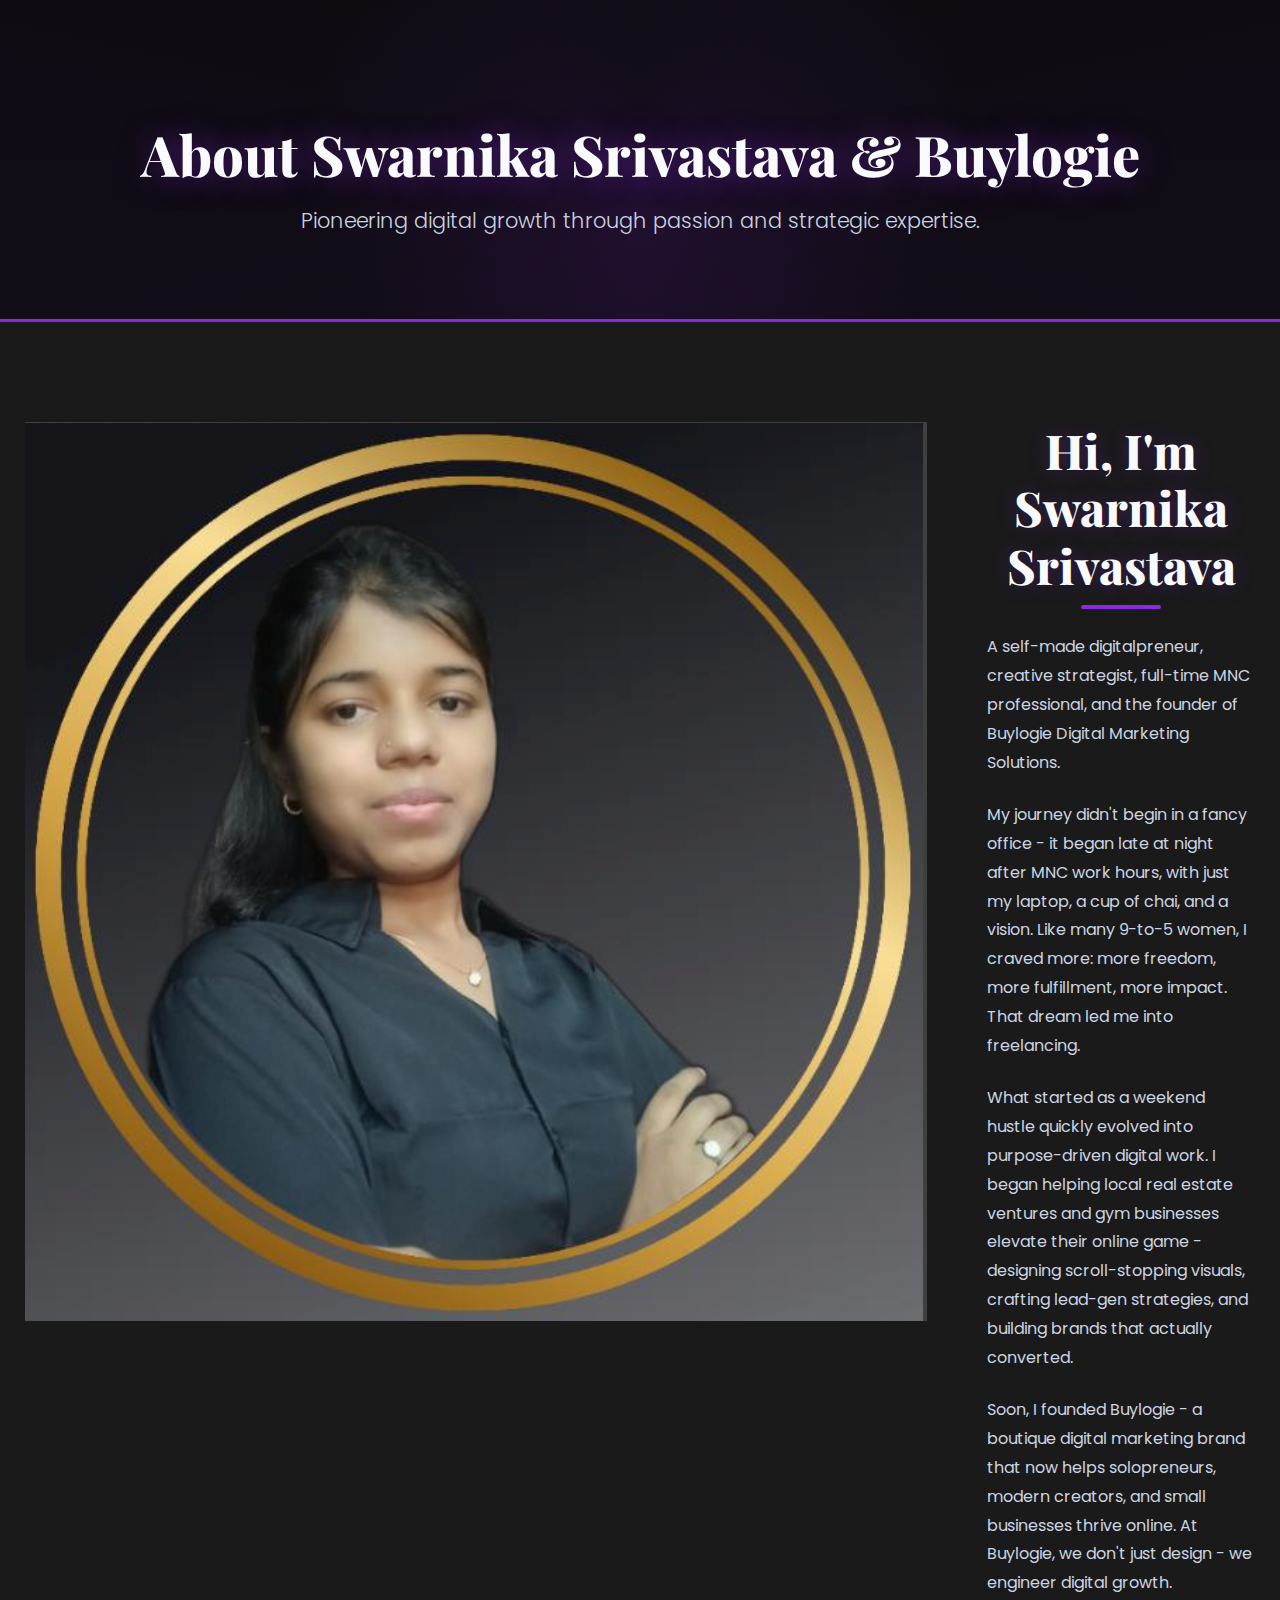
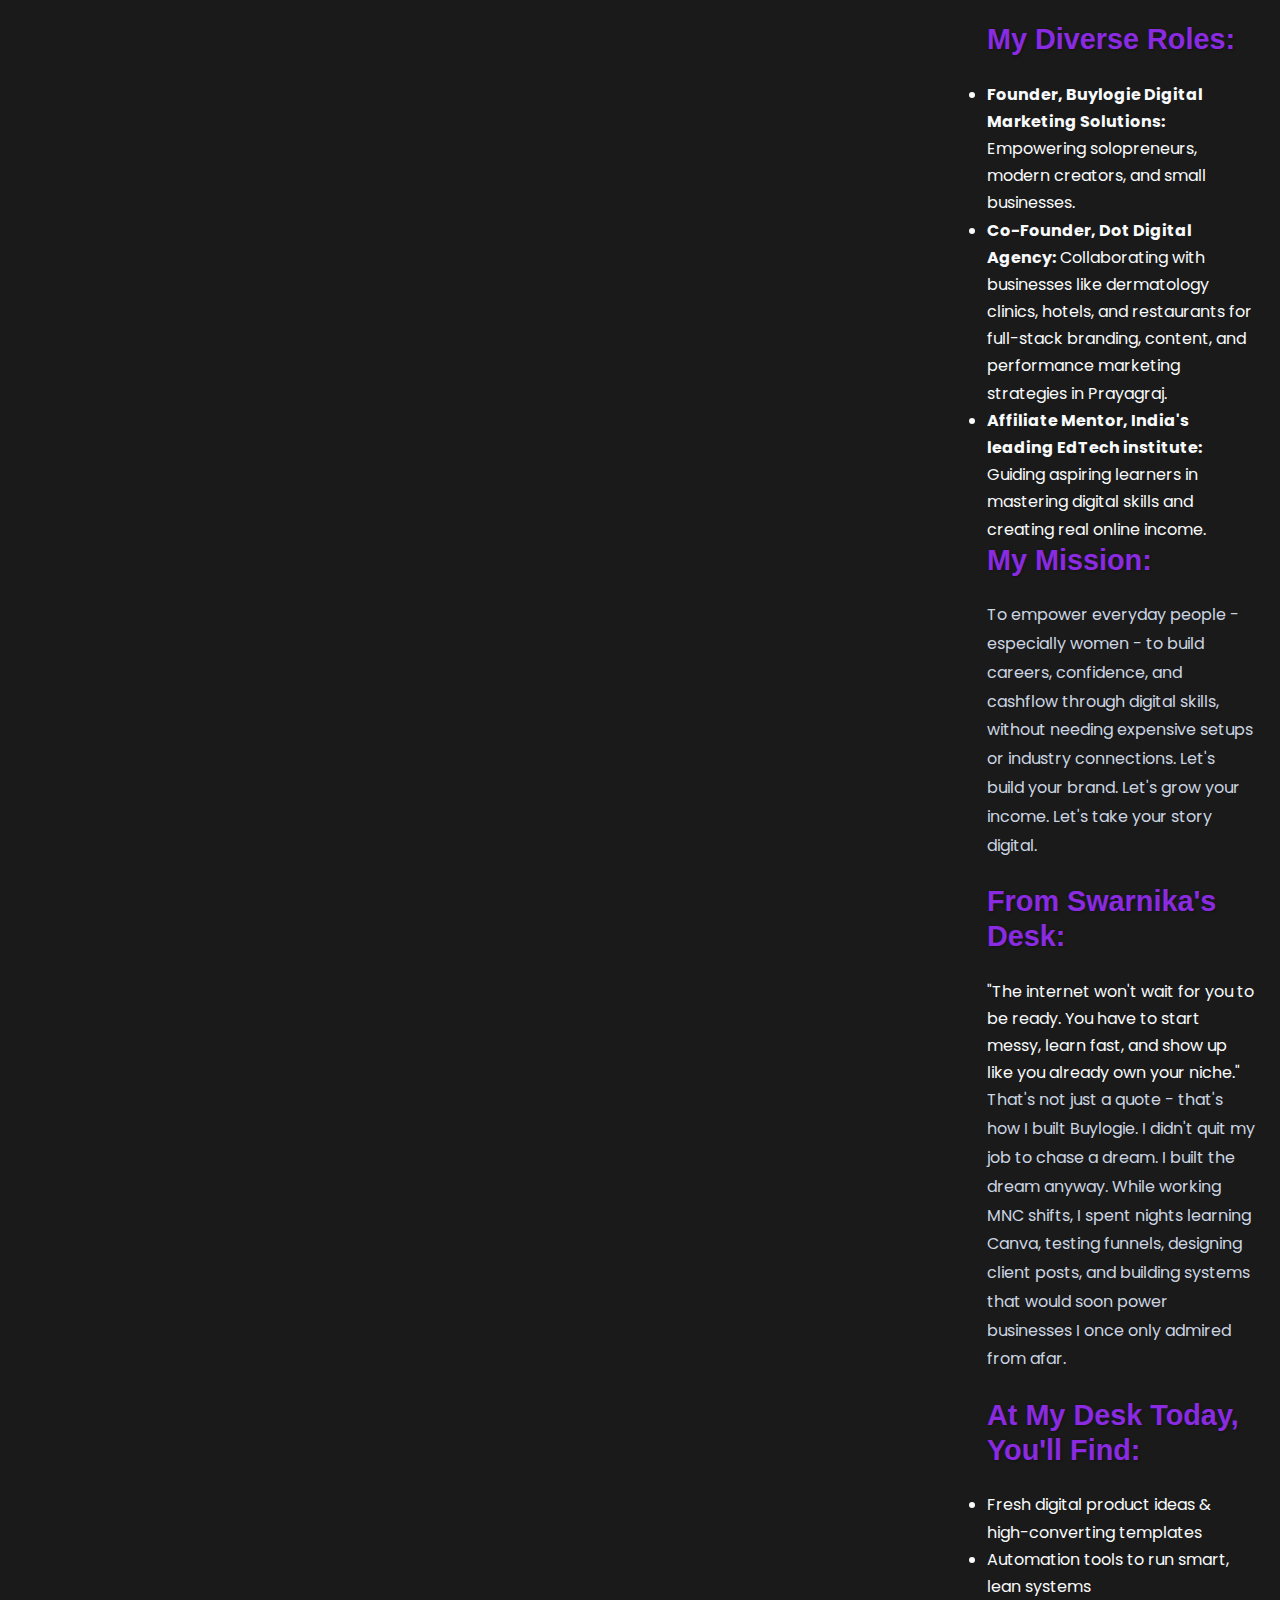
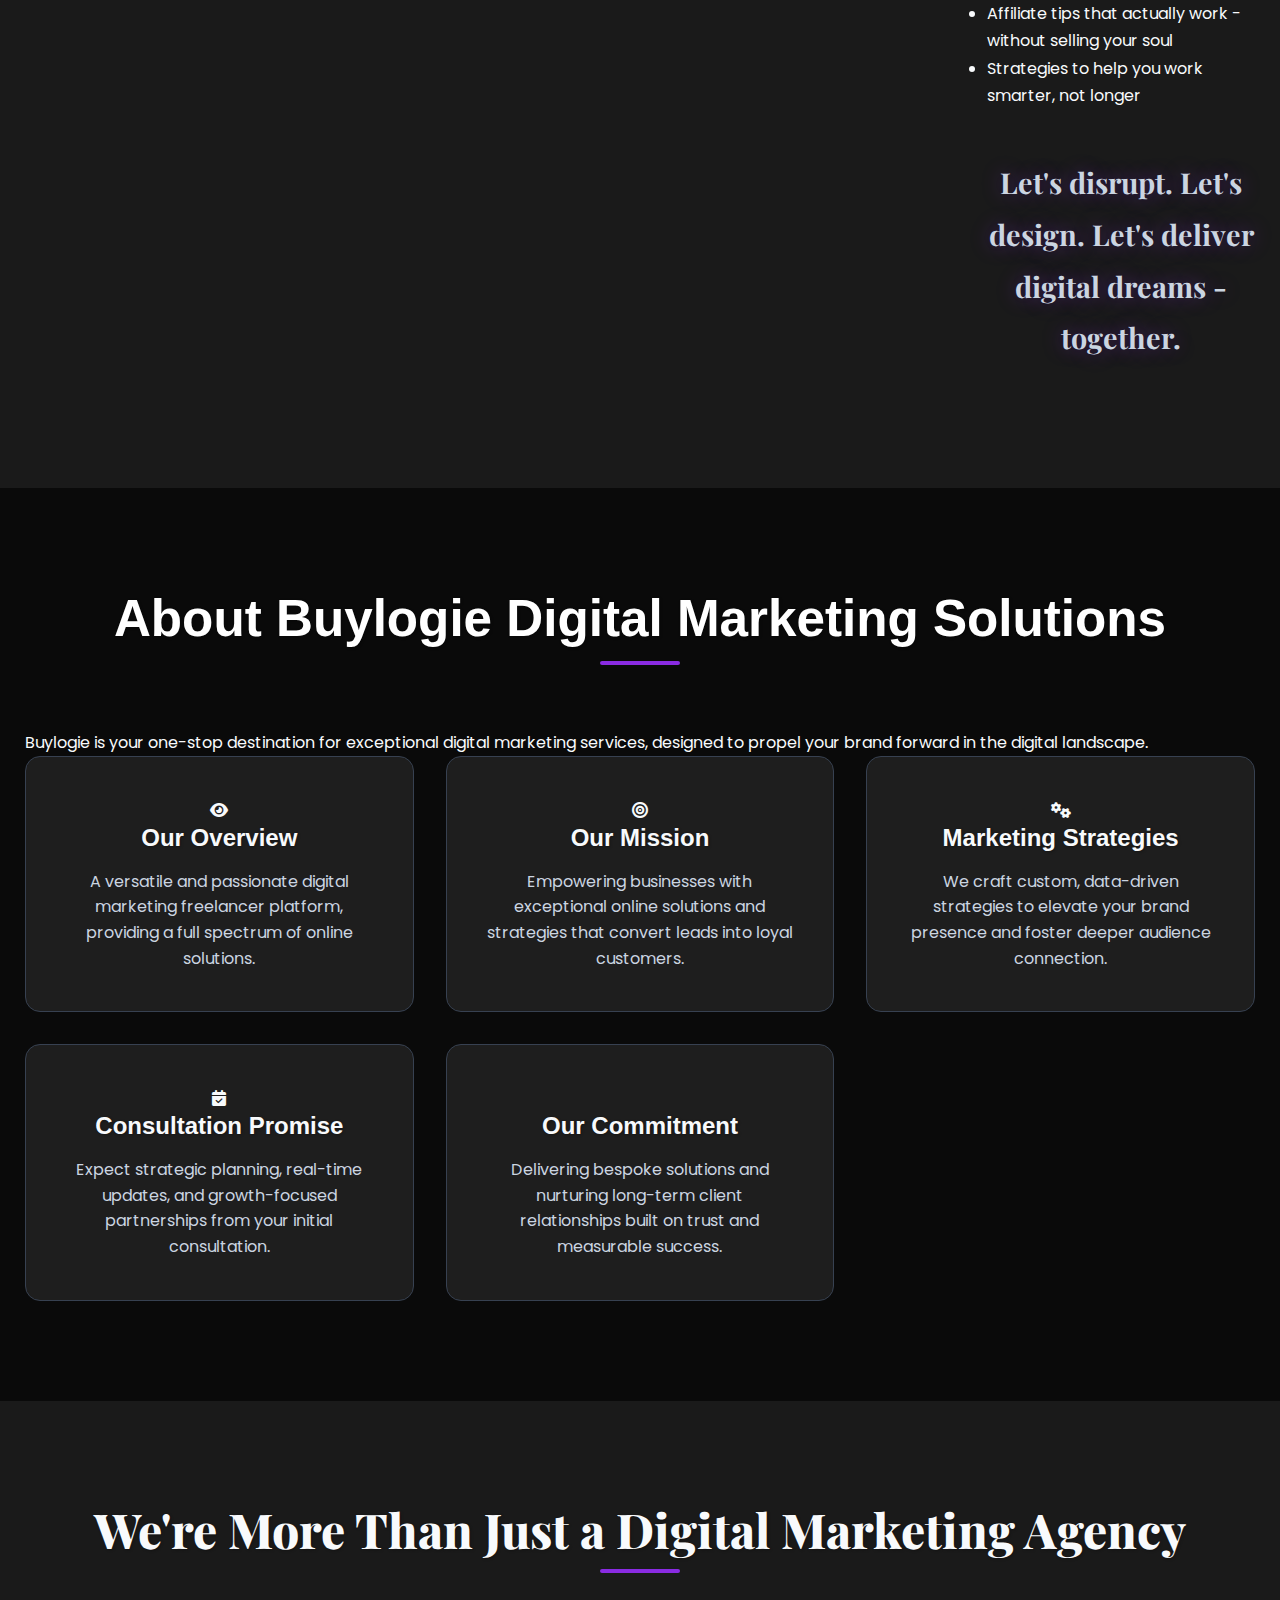
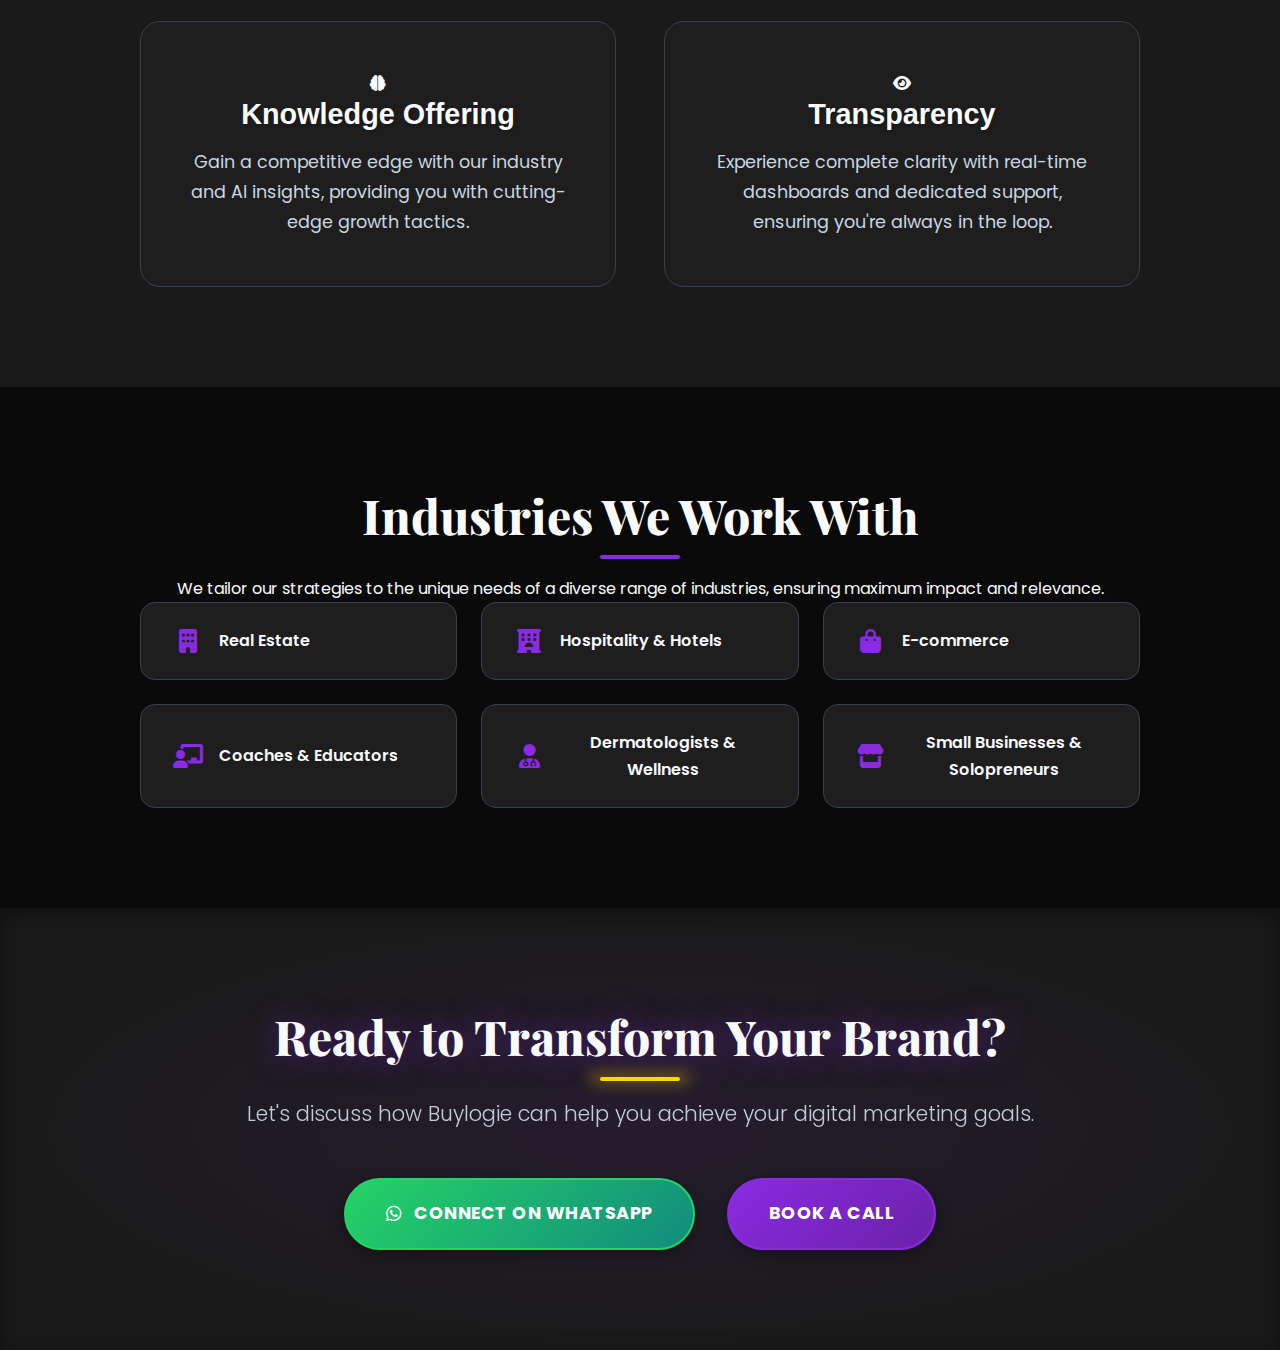
<file: about.html>
<!DOCTYPE html>
<html lang="en">
<head>
    <meta charset="UTF-8">
    <meta name="viewport" content="width=device-width, initial-scale=1.0">
    <title>About Us - Buylogie Digital Marketing Solutions</title>
    <link rel="preconnect" href="https://fonts.googleapis.com">
    <link rel="preconnect" href="https://fonts.gstatic.com" crossorigin>
    <link href="https://fonts.googleapis.com/css2?family=Poppins:wght@300;400;600;700&family=Playfair+Display:wght@700&display=swap" rel="stylesheet">
    <!-- Link to the general stylesheet -->
    <link rel="stylesheet" href="style.css">
    <!-- Link to the about-us-specific stylesheet -->
    <link rel="stylesheet" href="aboutus.css">
    <link rel="stylesheet" href="https://cdnjs.cloudflare.com/ajax/libs/font-awesome/6.0.0-beta3/css/all.min.css">
</head>
<body>
    <!-- Placeholder for the dynamically loaded header -->
    <div id="header-placeholder"></div>

    <main>
        <section class="page-hero about-hero">
            <div class="container">
                <h1>About Swarnika Srivastava & Buylogie</h1>
                <p>Pioneering digital growth through passion and strategic expertise.</p>
            </div>
        </section>

        <section class="about-me-section content-block">
            <div class="container">
                <div class="about-content-wrapper">
                    <!-- Placeholder image - replace with actual image path if available -->
                    <img src="img/swarnika.png" alt="Swarnika Srivastava professional" class="about-image">
                    <div class="about-text-content">
                        <h2>Hi, I'm Swarnika Srivastava</h2>
                        <p>A self-made digitalpreneur, creative strategist, full-time MNC professional, and the founder of Buylogie Digital Marketing Solutions.</p>
                        <p>My journey didn't begin in a fancy office - it began late at night after MNC work hours, with just my laptop, a cup of chai, and a vision. Like many 9-to-5 women, I craved more: more freedom, more fulfillment, more impact. That dream led me into freelancing.</p>
                        <p>What started as a weekend hustle quickly evolved into purpose-driven digital work. I began helping local real estate ventures and gym businesses elevate their online game - designing scroll-stopping visuals, crafting lead-gen strategies, and building brands that actually converted.</p>
                        <p>Soon, I founded Buylogie - a boutique digital marketing brand that now helps solopreneurs, modern creators, and small businesses thrive online. At Buylogie, we don't just design - we engineer digital growth.</p>

                        <h3>My Diverse Roles:</h3>
                        <ul>
                            <li><strong>Founder, Buylogie Digital Marketing Solutions:</strong> Empowering solopreneurs, modern creators, and small businesses.</li>
                            <li><strong>Co-Founder, Dot Digital Agency:</strong> Collaborating with businesses like dermatology clinics, hotels, and restaurants for full-stack branding, content, and performance marketing strategies in Prayagraj.</li>
                            <li><strong>Affiliate Mentor, India's leading EdTech institute:</strong> Guiding aspiring learners in mastering digital skills and creating real online income.</li>
                        </ul>

                        <h3>My Mission:</h3>
                        <p>To empower everyday people - especially women - to build careers, confidence, and cashflow through digital skills, without needing expensive setups or industry connections. Let's build your brand. Let's grow your income. Let's take your story digital.</p>

                        <h3>From Swarnika's Desk:</h3>
                        <blockquote>
                            "The internet won't wait for you to be ready. You have to start messy, learn fast, and show up like you already own your niche."
                        </blockquote>
                        <p>That's not just a quote - that's how I built Buylogie. I didn't quit my job to chase a dream. I built the dream anyway. While working MNC shifts, I spent nights learning Canva, testing funnels, designing client posts, and building systems that would soon power businesses I once only admired from afar.</p>

                        <h3>At My Desk Today, You'll Find:</h3>
                        <ul>
                            <li>Fresh digital product ideas & high-converting templates</li>
                            <li>Automation tools to run smart, lean systems</li>
                            <li>Affiliate tips that actually work - without selling your soul</li>
                            <li>Strategies to help you work smarter, not longer</li>
                        </ul>
                        <p class="call-to-action-closing">Let's disrupt. Let's design. Let's deliver digital dreams - together.</p>
                    </div>
                </div>
            </div>
        </section>

        <section class="about-buylogie content-block">
            <div class="container">
                <h2>About Buylogie Digital Marketing Solutions</h2>
                <p class="lead-text">Buylogie is your one-stop destination for exceptional digital marketing services, designed to propel your brand forward in the digital landscape.</p>
                <div class="buylogie-details-grid">
                    <div class="detail-item">
                        <i class="fas fa-eye"></i>
                        <h3>Our Overview</h3>
                        <p>A versatile and passionate digital marketing freelancer platform, providing a full spectrum of online solutions.</p>
                    </div>
                    <div class="detail-item">
                        <i class="fas fa-bullseye"></i>
                        <h3>Our Mission</h3>
                        <p>Empowering businesses with exceptional online solutions and strategies that convert leads into loyal customers.</p>
                    </div>
                    <div class="detail-item">
                        <i class="fas fa-cogs"></i>
                        <h3>Marketing Strategies</h3>
                        <p>We craft custom, data-driven strategies to elevate your brand presence and foster deeper audience connection.</p>
                    </div>
                    <div class="detail-item">
                        <i class="fas fa-calendar-check"></i>
                        <h3>Consultation Promise</h3>
                        <p>Expect strategic planning, real-time updates, and growth-focused partnerships from your initial consultation.</p>
                    </div>
                    <div class="detail-item">
                        <i class="fas fa-handshake-alt"></i>
                        <h3>Our Commitment</h3>
                        <p>Delivering bespoke solutions and nurturing long-term client relationships built on trust and measurable success.</p>
                    </div>
                </div>
            </div>
        </section>

        <section class="we-are-more content-block">
            <div class="container">
                <h2>We're More Than Just a Digital Marketing Agency</h2>
                <div class="more-grid">
                    <div class="more-item">
                        <i class="fas fa-brain"></i>
                        <h3>Knowledge Offering</h3>
                        <p>Gain a competitive edge with our industry and AI insights, providing you with cutting-edge growth tactics.</p>
                    </div>
                    <div class="more-item">
                        <i class="fas fa-eye"></i>
                        <h3>Transparency</h3>
                        <p>Experience complete clarity with real-time dashboards and dedicated support, ensuring you're always in the loop.</p>
                    </div>
                </div>
            </div>
        </section>

        <section class="industries-section content-block">
            <div class="container">
                <h2>Industries We Work With</h2>
                <p>We tailor our strategies to the unique needs of a diverse range of industries, ensuring maximum impact and relevance.</p>
                <ul class="industry-list">
                    <li><i class="fas fa-building"></i> Real Estate</li>
                    <li><i class="fas fa-hotel"></i> Hospitality & Hotels</li>
                    <li><i class="fas fa-shopping-bag"></i> E-commerce</li>
                    <li><i class="fas fa-chalkboard-teacher"></i> Coaches & Educators</li>
                    <li><i class="fas fa-user-md"></i> Dermatologists & Wellness</li>
                    <li><i class="fas fa-store"></i> Small Businesses & Solopreneurs</li>
                </ul>
            </div>
        </section>

        <section class="cta-section" id="contact">
            <div class="container">
                <h2>Ready to Transform Your Brand?</h2>
                <p>Let's discuss how Buylogie can help you achieve your digital marketing goals.</p>
                <div class="cta-buttons">
                    <a href="https://wa.me/918305761782" target="_blank" class="btn btn-whatsapp"><i class="fab fa-whatsapp"></i> Connect on WhatsApp</a>
                    <a href="contact.html" class="btn btn-primary">Book a Call</a>
                </div>
            </div>
        </section>
    </main>

    <!-- Placeholder for the dynamically loaded footer -->
    <div id="footer-placeholder"></div>

    <script src="script.js"></script>
</body>
</html>
</file>
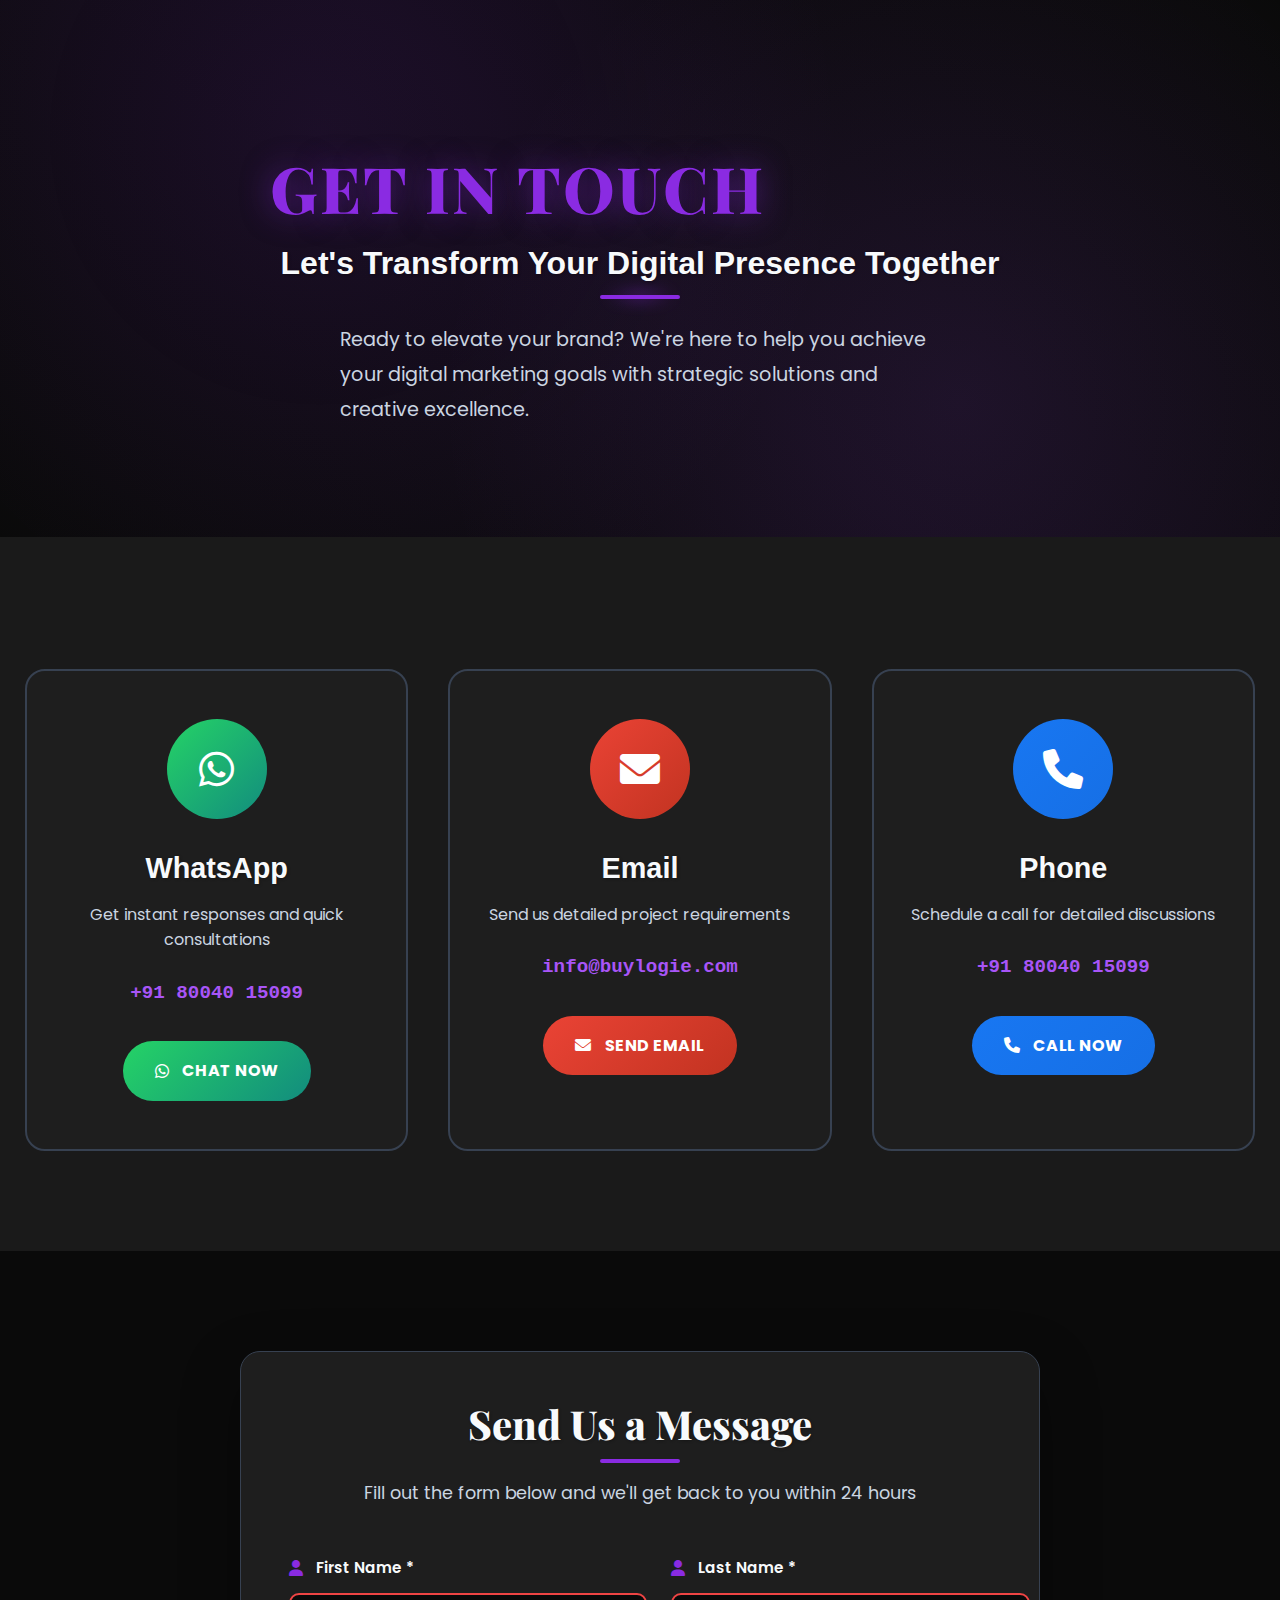
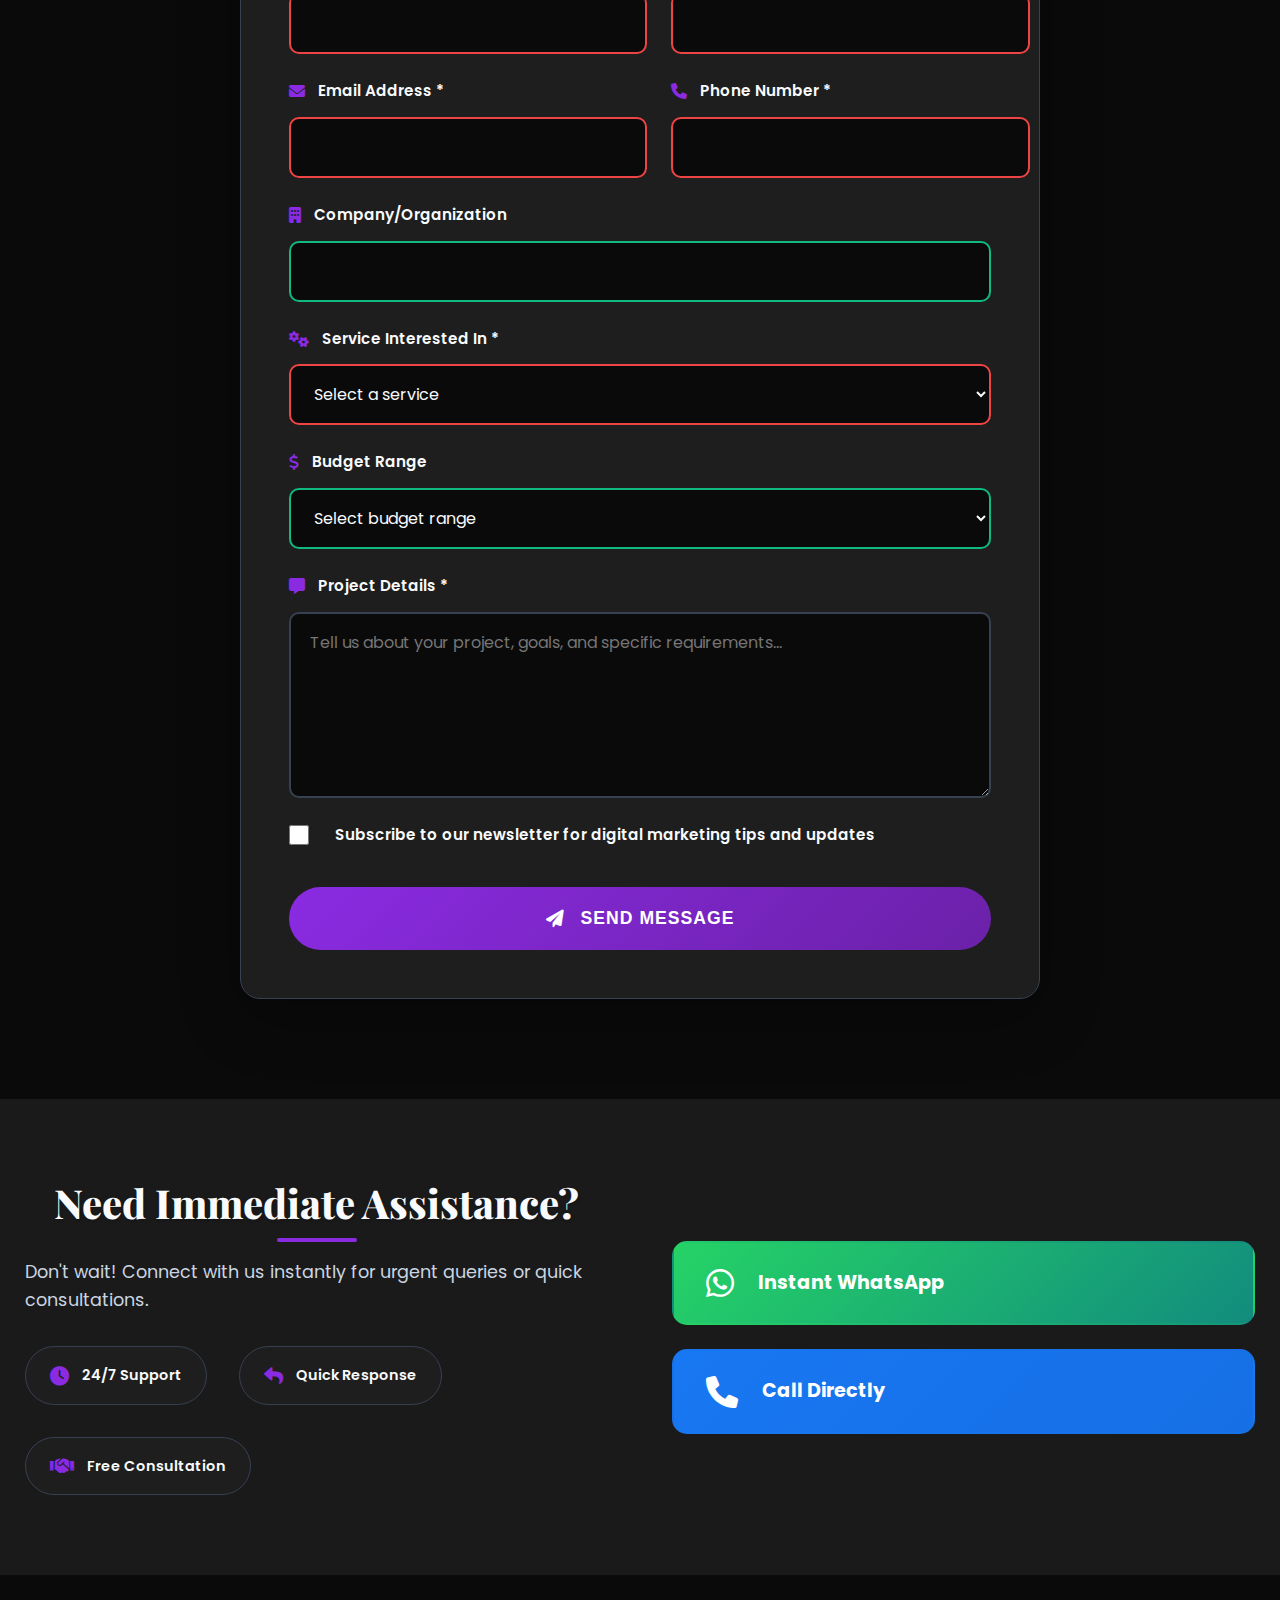
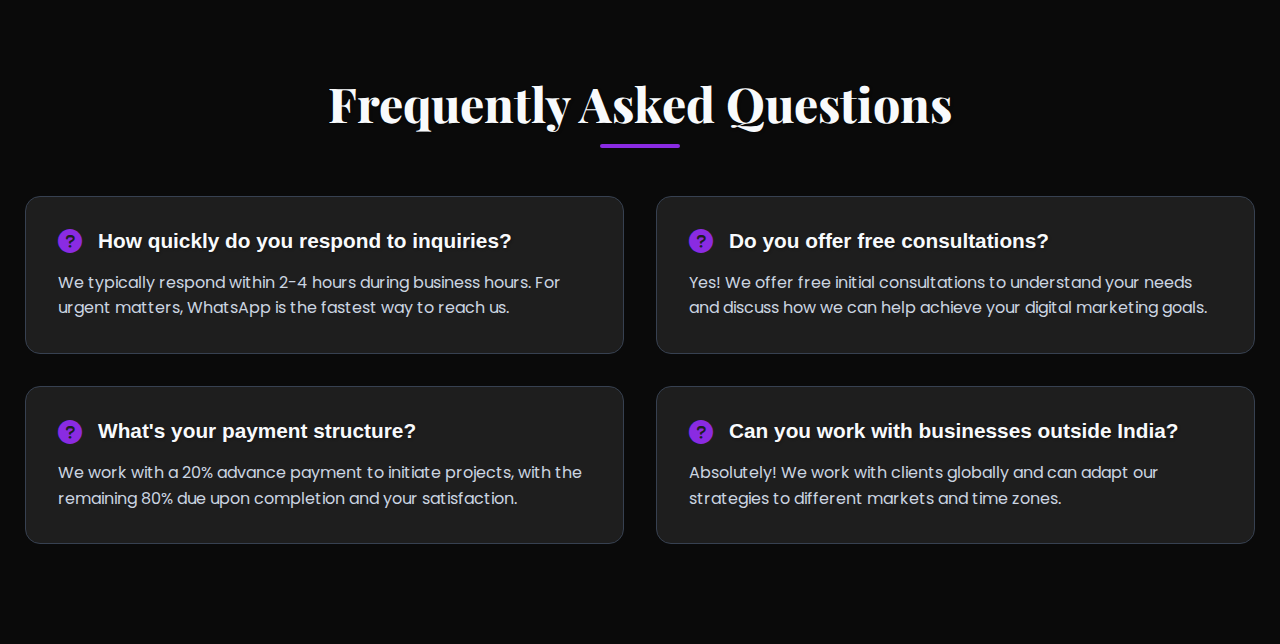
<file: contact-us.html>
<!DOCTYPE html>
<html lang="en">
<head>
    <meta charset="UTF-8">
    <meta name="viewport" content="width=device-width, initial-scale=1.0">
    <title>Contact Us - Buylogie Digital Marketing Solutions</title>
    <link rel="preconnect" href="https://fonts.googleapis.com">
    <link rel="preconnect" href="https://fonts.gstatic.com" crossorigin>
    <link href="https://fonts.googleapis.com/css2?family=Poppins:wght@300;400;600;700;800&family=Playfair+Display:wght@700;800&display=swap" rel="stylesheet">
    <link rel="stylesheet" href="style.css">
    <link rel="stylesheet" href="contact.css">
    <link rel="stylesheet" href="https://cdnjs.cloudflare.com/ajax/libs/font-awesome/6.0.0-beta3/css/all.min.css">
</head>
<body>

    <div id="header-placeholder"></div>

    <main>
        <!-- Hero Section -->
        <section class="contact-hero">
            <div class="container">
                <div class="hero-content">
                    <h1>Get In Touch</h1>
                    <h2>Let's Transform Your Digital Presence Together</h2>
                    <p>Ready to elevate your brand? We're here to help you achieve your digital marketing goals with strategic solutions and creative excellence.</p>
                </div>
            </div>
        </section>

        <!-- Contact Methods Section -->
        <section class="contact-methods">
            <div class="container">
                <div class="contact-grid">
                    <!-- WhatsApp Contact -->
                    <div class="contact-card whatsapp-card">
                        <div class="contact-icon">
                            <i class="fab fa-whatsapp"></i>
                        </div>
                        <h3>WhatsApp</h3>
                        <p>Get instant responses and quick consultations</p>
                        <div class="contact-details">
                            <span>+91 80040 15099</span>
                        </div>
                        <a href="https://wa.me/918004015099?text=Hi%2C%20I%27m%20interested%20in%20your%20digital%20marketing%20services.%20Please%20connect%20with%20me." target="_blank" class="contact-btn whatsapp-btn">
                            <i class="fab fa-whatsapp"></i> Chat Now
                        </a>
                    </div>

                    <!-- Email Contact -->
                    <div class="contact-card email-card">
                        <div class="contact-icon">
                            <i class="fas fa-envelope"></i>
                        </div>
                        <h3>Email</h3>
                        <p>Send us detailed project requirements</p>
                        <div class="contact-details">
                            <span>info@buylogie.com</span>
                        </div>
                        <a href="mailto:info@buylogie.com?subject=Digital Marketing Inquiry&body=Hi, I'm interested in your digital marketing services. Please get in touch." class="contact-btn email-btn">
                            <i class="fas fa-envelope"></i> Send Email
                        </a>
                    </div>

                    <!-- Phone Contact -->
                    <div class="contact-card phone-card">
                        <div class="contact-icon">
                            <i class="fas fa-phone"></i>
                        </div>
                        <h3>Phone</h3>
                        <p>Schedule a call for detailed discussions</p>
                        <div class="contact-details">
                            <span>+91 80040 15099</span>
                        </div>
                        <a href="tel:+918004015099" class="contact-btn phone-btn">
                            <i class="fas fa-phone"></i> Call Now
                        </a>
                    </div>
                </div>
            </div>
        </section>

        <!-- Contact Form Section -->
        <section class="contact-form-section">
            <div class="container">
                <div class="form-wrapper">
                    <div class="form-header">
                        <h2>Send Us a Message</h2>
                        <p>Fill out the form below and we'll get back to you within 24 hours</p>
                    </div>
                    
                    <form class="contact-form" id="contactForm">
                        <div class="form-row">
                            <div class="form-group">
                                <label for="firstName">
                                    <i class="fas fa-user"></i>
                                    First Name *
                                </label>
                                <input type="text" id="firstName" name="firstName" required>
                            </div>
                            <div class="form-group">
                                <label for="lastName">
                                    <i class="fas fa-user"></i>
                                    Last Name *
                                </label>
                                <input type="text" id="lastName" name="lastName" required>
                            </div>
                        </div>

                        <div class="form-row">
                            <div class="form-group">
                                <label for="email">
                                    <i class="fas fa-envelope"></i>
                                    Email Address *
                                </label>
                                <input type="email" id="email" name="email" required>
                            </div>
                            <div class="form-group">
                                <label for="phone">
                                    <i class="fas fa-phone"></i>
                                    Phone Number *
                                </label>
                                <input type="tel" id="phone" name="phone" required>
                            </div>
                        </div>

                        <div class="form-group">
                            <label for="company">
                                <i class="fas fa-building"></i>
                                Company/Organization
                            </label>
                            <input type="text" id="company" name="company">
                        </div>

                        <div class="form-group">
                            <label for="service">
                                <i class="fas fa-cogs"></i>
                                Service Interested In *
                            </label>
                            <select id="service" name="service" required>
                                <option value="">Select a service</option>
                                <option value="digital-marketing-strategy">Digital Marketing Strategy</option>
                                <option value="paid-media">Paid Media & Campaign Management</option>
                                <option value="seo-ads">SEO, Meta and Google Ads</option>
                                <option value="canva-designs">Canva Designs</option>
                                <option value="instagram-growth">Instagram Growth Systems</option>
                                <option value="web-design">Web Design & Development</option>
                                <option value="email-marketing">Email Marketing Automation</option>
                                <option value="lead-generation">Lead Generation</option>
                                <option value="affiliate-marketing">Affiliate Marketing</option>
                                <option value="custom-package">Custom Package</option>
                            </select>
                        </div>

                        <div class="form-group">
                            <label for="budget">
                                <i class="fas fa-dollar-sign"></i>
                                Budget Range
                            </label>
                            <select id="budget" name="budget">
                                <option value="">Select budget range</option>
                                <option value="5000-15000">₹5,000 - ₹15,000</option>
                                <option value="15000-30000">₹15,000 - ₹30,000</option>
                                <option value="30000-50000">₹30,000 - ₹50,000</option>
                                <option value="50000-100000">₹50,000 - ₹1,00,000</option>
                                <option value="100000+">₹1,00,000+</option>
                            </select>
                        </div>

                        <div class="form-group">
                            <label for="message">
                                <i class="fas fa-comment-alt"></i>
                                Project Details *
                            </label>
                            <textarea id="message" name="message" rows="6" placeholder="Tell us about your project, goals, and specific requirements..." required></textarea>
                        </div>

                        <div class="form-group checkbox-group">
                            <label class="checkbox-label">
                                <input type="checkbox" id="newsletter" name="newsletter">
                                <span class="checkmark"></span>
                                Subscribe to our newsletter for digital marketing tips and updates
                            </label>
                        </div>

                        <button type="submit" class="submit-btn">
                            <i class="fas fa-paper-plane"></i>
                            Send Message
                        </button>
                    </form>
                </div>
            </div>
        </section>

        <!-- Quick Contact Section -->
        <section class="quick-contact">
            <div class="container">
                <div class="quick-contact-content">
                    <div class="quick-info">
                        <h2>Need Immediate Assistance?</h2>
                        <p>Don't wait! Connect with us instantly for urgent queries or quick consultations.</p>
                        <div class="quick-stats">
                            <div class="stat-item">
                                <i class="fas fa-clock"></i>
                                <span>24/7 Support</span>
                            </div>
                            <div class="stat-item">
                                <i class="fas fa-reply"></i>
                                <span>Quick Response</span>
                            </div>
                            <div class="stat-item">
                                <i class="fas fa-handshake"></i>
                                <span>Free Consultation</span>
                            </div>
                        </div>
                    </div>
                    <div class="quick-actions">
                        <a href="https://wa.me/918004015099?text=Hi%2C%20I%20need%20immediate%20assistance%20with%20my%20digital%20marketing%20project." target="_blank" class="quick-btn whatsapp-quick">
                            <i class="fab fa-whatsapp"></i>
                            <span>Instant WhatsApp</span>
                        </a>
                        <a href="tel:+918004015099" class="quick-btn call-quick">
                            <i class="fas fa-phone"></i>
                            <span>Call Directly</span>
                        </a>
                    </div>
                </div>
            </div>
        </section>

        <!-- FAQ Section -->
        <section class="faq-section">
            <div class="container">
                <h2>Frequently Asked Questions</h2>
                <div class="faq-grid">
                    <div class="faq-item">
                        <div class="faq-question">
                            <i class="fas fa-question-circle"></i>
                            <h3>How quickly do you respond to inquiries?</h3>
                        </div>
                        <p>We typically respond within 2-4 hours during business hours. For urgent matters, WhatsApp is the fastest way to reach us.</p>
                    </div>
                    <div class="faq-item">
                        <div class="faq-question">
                            <i class="fas fa-question-circle"></i>
                            <h3>Do you offer free consultations?</h3>
                        </div>
                        <p>Yes! We offer free initial consultations to understand your needs and discuss how we can help achieve your digital marketing goals.</p>
                    </div>
                    <div class="faq-item">
                        <div class="faq-question">
                            <i class="fas fa-question-circle"></i>
                            <h3>What's your payment structure?</h3>
                        </div>
                        <p>We work with a 20% advance payment to initiate projects, with the remaining 80% due upon completion and your satisfaction.</p>
                    </div>
                    <div class="faq-item">
                        <div class="faq-question">
                            <i class="fas fa-question-circle"></i>
                            <h3>Can you work with businesses outside India?</h3>
                        </div>
                        <p>Absolutely! We work with clients globally and can adapt our strategies to different markets and time zones.</p>
                    </div>
                </div>
            </div>
        </section>
    </main>

    <div id="footer-placeholder"></div>

    <script src="script.js"></script>
    <script>
        // Form submission handler
        document.getElementById('contactForm').addEventListener('submit', function(e) {
            e.preventDefault();
            
            // Get form data
            const formData = new FormData(this);
            const firstName = formData.get('firstName');
            const lastName = formData.get('lastName');
            const email = formData.get('email');
            const phone = formData.get('phone');
            const company = formData.get('company');
            const service = formData.get('service');
            const budget = formData.get('budget');
            const message = formData.get('message');
            
            // Create WhatsApp message
            let whatsappMessage = `Hi! I'm ${firstName} ${lastName} and I'm interested in your services.\n\n`;
            whatsappMessage += `📧 Email: ${email}\n`;
            whatsappMessage += `📞 Phone: ${phone}\n`;
            if(company) whatsappMessage += `🏢 Company: ${company}\n`;
            whatsappMessage += `🎯 Service: ${service}\n`;
            if(budget) whatsappMessage += `💰 Budget: ${budget}\n`;
            whatsappMessage += `\n📝 Project Details:\n${message}`;
            
            // Encode the message
            const encodedMessage = encodeURIComponent(whatsappMessage);
            
            // Redirect to WhatsApp
            window.open(`https://wa.me/918004015099?text=${encodedMessage}`, '_blank');
            
            // Show success message
            alert('Thank you! Redirecting you to WhatsApp to send your message.');
        });
    </script>
</body>
</html>
</file>
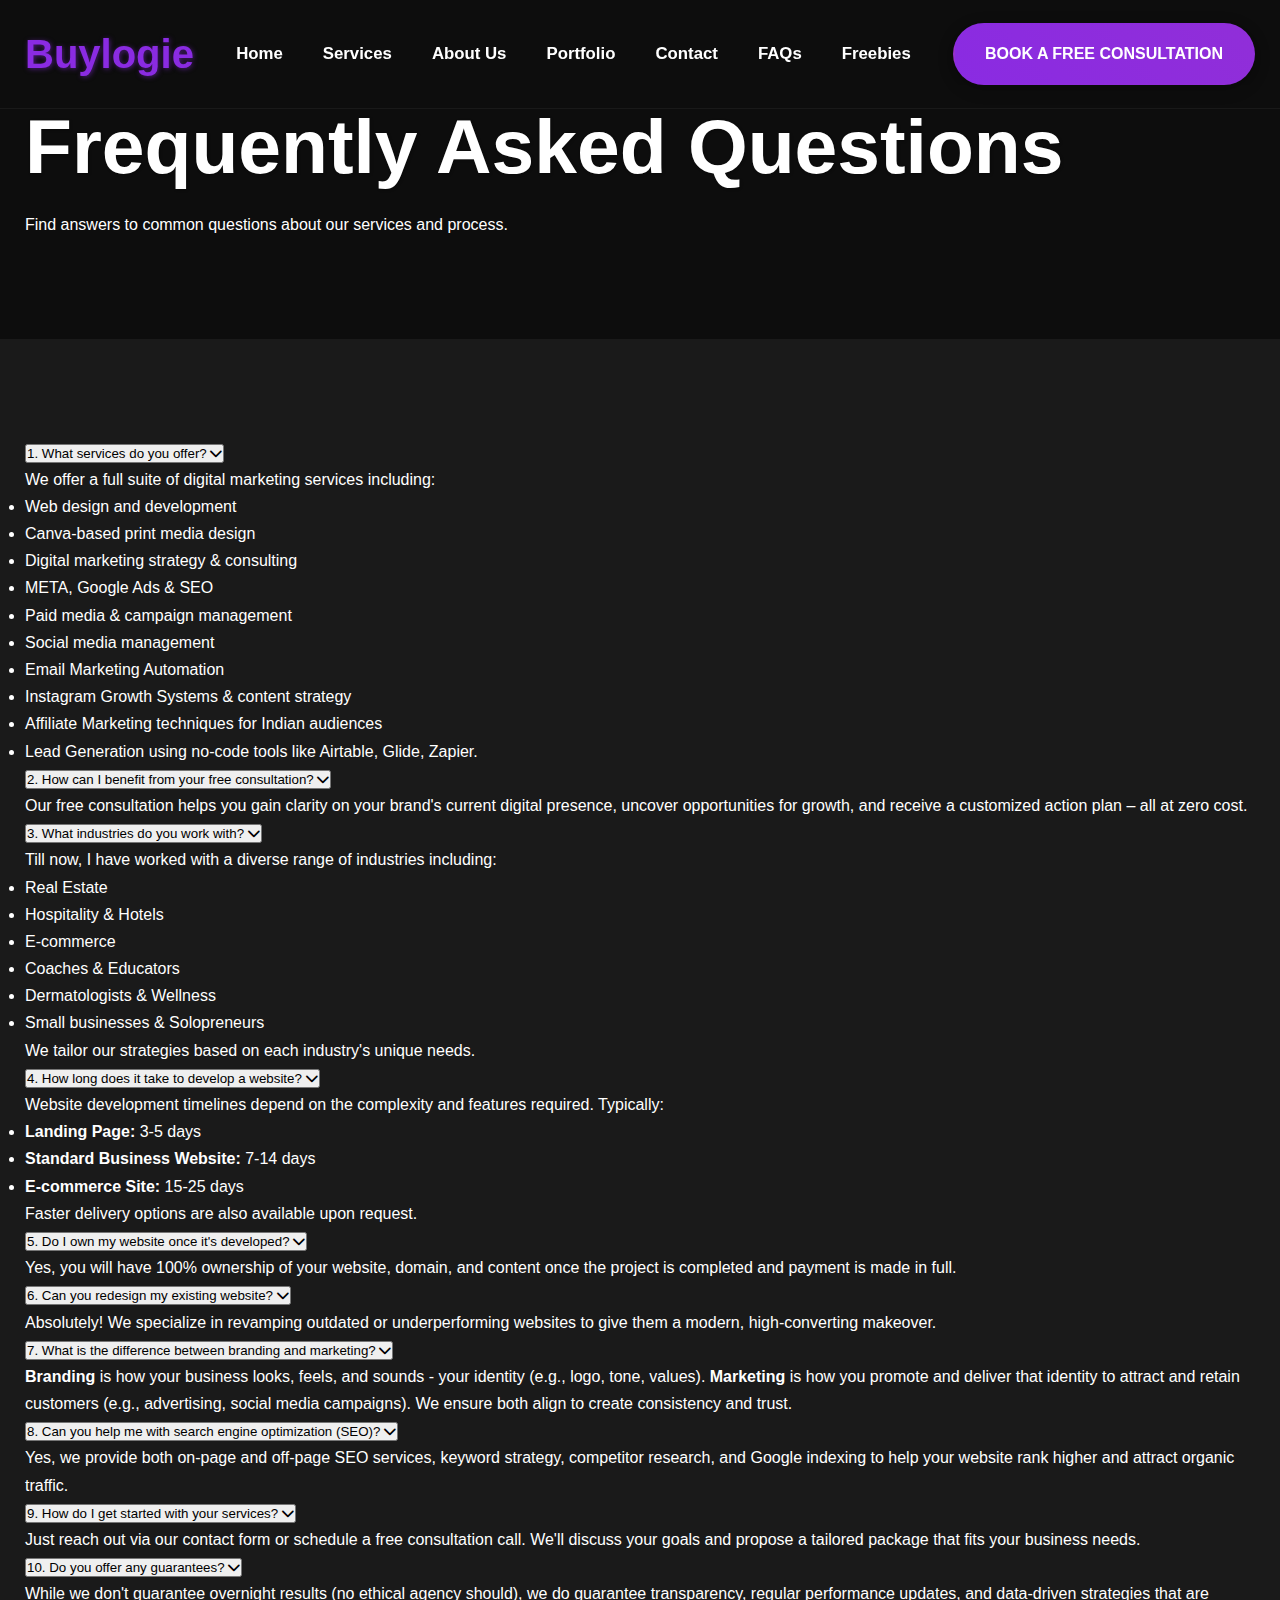
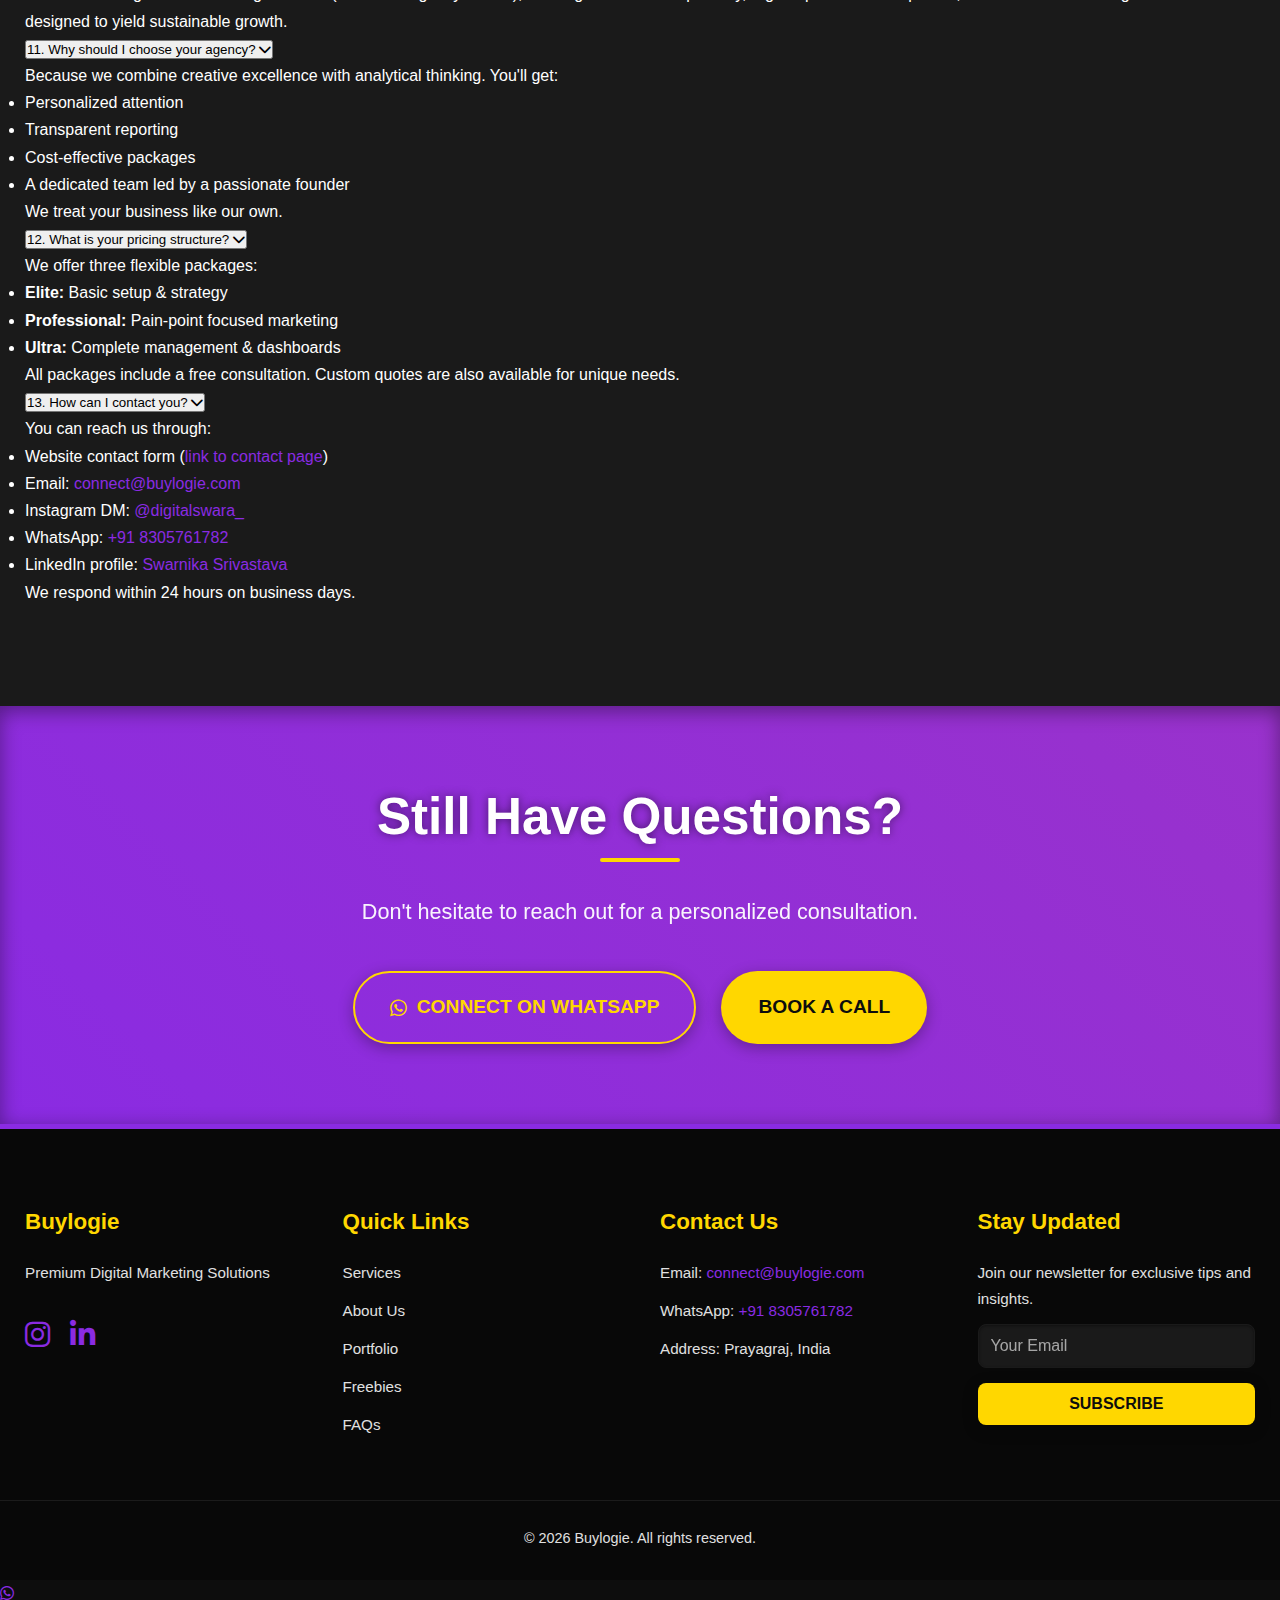
<file: faq.html>
<!DOCTYPE html>
<html lang="en">
<head>
    <meta charset="UTF-8">
    <meta name="viewport" content="width=device-width, initial-scale=1.0">
    <title>Frequently Asked Questions - Buylogie Digital Marketing Solutions</title>
    <link rel="preconnect" href="https://fonts.googleapis.com">
    <link rel="preconnect" href="https://fonts.gstatic.com" crossorigin>
    <link href="https://fonts.googleapis.com/css2?family=Poppins:wght@300;400;600;700&family=Playfair+Display:wght@700&display=swap" rel="stylesheet">
    <link rel="stylesheet" href="style.css">
    <link rel="stylesheet" href="https://cdnjs.cloudflare.com/ajax/libs/font-awesome/6.0.0-beta3/css/all.min.css">
</head>
<body>
    <header class="main-header">
        <nav class="navbar">
            <a href="index.html" class="logo">Buylogie</a>
            <ul class="nav-links">
                <li><a href="index.html">Home</a></li>
                <li><a href="service.html">Services</a></li>
                <li><a href="about.html">About Us</a></li>
                <li><a href="portfolio.html">Portfolio</a></li>
                <li><a href="contact.html">Contact</a></li>
                <li><a href="faq.html">FAQs</a></li>
                <li><a href="free-resources.html">Freebies</a></li>
            </ul>
            <div class="nav-cta">
                <a href="#contact" class="btn btn-primary">Book a Free Consultation</a>
            </div>
            <div class="hamburger">
                <span class="bar"></span>
                <span class="bar"></span>
                <span class="bar"></span>
            </div>
        </nav>
    </header>

    <main>
        <section class="page-hero faq-hero">
            <div class="container">
                <h1>Frequently Asked Questions</h1>
                <p>Find answers to common questions about our services and process.</p>
            </div>
        </section>

        <section class="faq-section content-block">
            <div class="container">
                <div class="faq-accordion">
                    <div class="faq-item">
                        <button class="accordion-header">
                            1. What services do you offer? <i class="fas fa-chevron-down"></i>
                        </button>
                        <div class="accordion-content">
                            <p>We offer a full suite of digital marketing services including:</p>
                            <ul>
                                <li>Web design and development</li>
                                <li>Canva-based print media design</li>
                                <li>Digital marketing strategy & consulting</li>
                                <li>META, Google Ads & SEO</li>
                                <li>Paid media & campaign management</li>
                                <li>Social media management</li>
                                <li>Email Marketing Automation</li>
                                <li>Instagram Growth Systems & content strategy</li>
                                <li>Affiliate Marketing techniques for Indian audiences</li>
                                <li>Lead Generation using no-code tools like Airtable, Glide, Zapier.</li>
                            </ul>
                        </div>
                    </div>

                    <div class="faq-item">
                        <button class="accordion-header">
                            2. How can I benefit from your free consultation? <i class="fas fa-chevron-down"></i>
                        </button>
                        <div class="accordion-content">
                            <p>Our free consultation helps you gain clarity on your brand's current digital presence, uncover opportunities for growth, and receive a customized action plan – all at zero cost.</p>
                        </div>
                    </div>

                    <div class="faq-item">
                        <button class="accordion-header">
                            3. What industries do you work with? <i class="fas fa-chevron-down"></i>
                        </button>
                        <div class="accordion-content">
                            <p>Till now, I have worked with a diverse range of industries including:</p>
                            <ul>
                                <li>Real Estate</li>
                                <li>Hospitality & Hotels</li>
                                <li>E-commerce</li>
                                <li>Coaches & Educators</li>
                                <li>Dermatologists & Wellness</li>
                                <li>Small businesses & Solopreneurs</li>
                            </ul>
                            <p>We tailor our strategies based on each industry's unique needs.</p>
                        </div>
                    </div>

                    <div class="faq-item">
                        <button class="accordion-header">
                            4. How long does it take to develop a website? <i class="fas fa-chevron-down"></i>
                        </button>
                        <div class="accordion-content">
                            <p>Website development timelines depend on the complexity and features required. Typically:</p>
                            <ul>
                                <li><strong>Landing Page:</strong> 3-5 days</li>
                                <li><strong>Standard Business Website:</strong> 7-14 days</li>
                                <li><strong>E-commerce Site:</strong> 15-25 days</li>
                            </ul>
                            <p>Faster delivery options are also available upon request.</p>
                        </div>
                    </div>

                    <div class="faq-item">
                        <button class="accordion-header">
                            5. Do I own my website once it's developed? <i class="fas fa-chevron-down"></i>
                        </button>
                        <div class="accordion-content">
                            <p>Yes, you will have 100% ownership of your website, domain, and content once the project is completed and payment is made in full.</p>
                        </div>
                    </div>

                    <div class="faq-item">
                        <button class="accordion-header">
                            6. Can you redesign my existing website? <i class="fas fa-chevron-down"></i>
                        </button>
                        <div class="accordion-content">
                            <p>Absolutely! We specialize in revamping outdated or underperforming websites to give them a modern, high-converting makeover.</p>
                        </div>
                    </div>

                    <div class="faq-item">
                        <button class="accordion-header">
                            7. What is the difference between branding and marketing? <i class="fas fa-chevron-down"></i>
                        </button>
                        <div class="accordion-content">
                            <p><strong>Branding</strong> is how your business looks, feels, and sounds - your identity (e.g., logo, tone, values). <strong>Marketing</strong> is how you promote and deliver that identity to attract and retain customers (e.g., advertising, social media campaigns). We ensure both align to create consistency and trust.</p>
                        </div>
                    </div>

                    <div class="faq-item">
                        <button class="accordion-header">
                            8. Can you help me with search engine optimization (SEO)? <i class="fas fa-chevron-down"></i>
                        </button>
                        <div class="accordion-content">
                            <p>Yes, we provide both on-page and off-page SEO services, keyword strategy, competitor research, and Google indexing to help your website rank higher and attract organic traffic.</p>
                        </div>
                    </div>

                    <div class="faq-item">
                        <button class="accordion-header">
                            9. How do I get started with your services? <i class="fas fa-chevron-down"></i>
                        </button>
                        <div class="accordion-content">
                            <p>Just reach out via our contact form or schedule a free consultation call. We'll discuss your goals and propose a tailored package that fits your business needs.</p>
                        </div>
                    </div>

                    <div class="faq-item">
                        <button class="accordion-header">
                            10. Do you offer any guarantees? <i class="fas fa-chevron-down"></i>
                        </button>
                        <div class="accordion-content">
                            <p>While we don't guarantee overnight results (no ethical agency should), we do guarantee transparency, regular performance updates, and data-driven strategies that are designed to yield sustainable growth.</p>
                        </div>
                    </div>

                    <div class="faq-item">
                        <button class="accordion-header">
                            11. Why should I choose your agency? <i class="fas fa-chevron-down"></i>
                        </button>
                        <div class="accordion-content">
                            <p>Because we combine creative excellence with analytical thinking. You'll get:</p>
                            <ul>
                                <li>Personalized attention</li>
                                <li>Transparent reporting</li>
                                <li>Cost-effective packages</li>
                                <li>A dedicated team led by a passionate founder</li>
                            </ul>
                            <p>We treat your business like our own.</p>
                        </div>
                    </div>

                    <div class="faq-item">
                        <button class="accordion-header">
                            12. What is your pricing structure? <i class="fas fa-chevron-down"></i>
                        </button>
                        <div class="accordion-content">
                            <p>We offer three flexible packages:</p>
                            <ul>
                                <li><strong>Elite:</strong> Basic setup & strategy</li>
                                <li><strong>Professional:</strong> Pain-point focused marketing</li>
                                <li><strong>Ultra:</strong> Complete management & dashboards</li>
                            </ul>
                            <p>All packages include a free consultation. Custom quotes are also available for unique needs.</p>
                        </div>
                    </div>

                    <div class="faq-item">
                        <button class="accordion-header">
                            13. How can I contact you? <i class="fas fa-chevron-down"></i>
                        </button>
                        <div class="accordion-content">
                            <p>You can reach us through:</p>
                            <ul>
                                <li>Website contact form (<a href="contact.html">link to contact page</a>)</li>
                                <li>Email: <a href="mailto:connect@buylogie.com">connect@buylogie.com</a></li>
                                <li>Instagram DM: <a href="https://instagram.com/digitalswara_" target="_blank">@digitalswara_</a></li>
                                <li>WhatsApp: <a href="https://wa.me/918305761782" target="_blank">+91 8305761782</a></li>
                                <li>LinkedIn profile: <a href="https://www.linkedin.com/in/swarnikasrivastava1996/" target="_blank">Swarnika Srivastava</a></li>
                            </ul>
                            <p>We respond within 24 hours on business days.</p>
                        </div>
                    </div>
                </div>
            </div>
        </section>

        <section class="cta-section" id="contact">
            <div class="container">
                <h2>Still Have Questions?</h2>
                <p>Don't hesitate to reach out for a personalized consultation.</p>
                <div class="cta-buttons">
                    <a href="https://wa.me/918305761782" target="_blank" class="btn btn-whatsapp"><i class="fab fa-whatsapp"></i> Connect on WhatsApp</a>
                    <a href="contact.html" class="btn btn-primary">Book a Call</a>
                </div>
            </div>
        </section>
    </main>

    <footer class="main-footer">
        <div class="container footer-content">
            <div class="footer-col brand-info">
                <h3>Buylogie</h3>
                <p>Premium Digital Marketing Solutions</p>
                <div class="social-links">
                    <a href="https://instagram.com/digitalswara_" target="_blank" aria-label="Instagram"><i class="fab fa-instagram"></i></a>
                    <a href="https://www.linkedin.com/in/swarnikasrivastava1996/" target="_blank" aria-label="LinkedIn"><i class="fab fa-linkedin-in"></i></a>
                </div>
            </div>
            <div class="footer-col nav-links-footer">
                <h3>Quick Links</h3>
                <ul>
                    <li><a href="service.html">Services</a></li>
                    <li><a href="about.html">About Us</a></li>
                    <li><a href="portfolio.html">Portfolio</a></li>
                    <li><a href="free-resources.html">Freebies</a></li>
                    <li><a href="faq.html">FAQs</a></li>
                </ul>
            </div>
            <div class="footer-col contact-info">
                <h3>Contact Us</h3>
                <p>Email: <a href="mailto:connect@buylogie.com">connect@buylogie.com</a></p>
                <p>WhatsApp: <a href="https://wa.me/918305761782" target="_blank">+91 8305761782</a></p>
                <p>Address: Prayagraj, India</p>
            </div>
            <div class="footer-col newsletter">
                <h3>Stay Updated</h3>
                <p>Join our newsletter for exclusive tips and insights.</p>
                <form class="newsletter-form">
                    <input type="email" placeholder="Your Email" required>
                    <button type="submit" class="btn btn-secondary">Subscribe</button>
                </form>
            </div>
        </div>
        <div class="footer-bottom">
            <p>&copy; <span id="currentYear"></span> Buylogie. All rights reserved.</p>
        </div>
    </footer>

    <a href="https://wa.me/918305761782?text=Hello%20Buylogie,%20I'd%20like%20to%20know%20more%20about%20your%20services." target="_blank" class="whatsapp-float" id="whatsappFloat" aria-label="Connect on WhatsApp">
        <i class="fab fa-whatsapp whatsapp-icon"></i>
    </a>

    <script src="script.js"></script>
    <script>
        document.getElementById('currentYear').textContent = new Date().getFullYear();

        // Accordion functionality for FAQs
        document.querySelectorAll('.accordion-header').forEach(button => {
            button.addEventListener('click', () => {
                const accordionContent = button.nextElementSibling;

                button.classList.toggle('active');
                if (button.classList.contains('active')) {
                    accordionContent.style.maxHeight = accordionContent.scrollHeight + 'px';
                } else {
                    accordionContent.style.maxHeight = 0;
                }

                // Close other open accordions
                document.querySelectorAll('.accordion-header').forEach(otherButton => {
                    if (otherButton !== button && otherButton.classList.contains('active')) {
                        otherButton.classList.remove('active');
                        otherButton.nextElementSibling.style.maxHeight = 0;
                    }
                });
            });
        });
    </script>
</body>
</html>
</file>
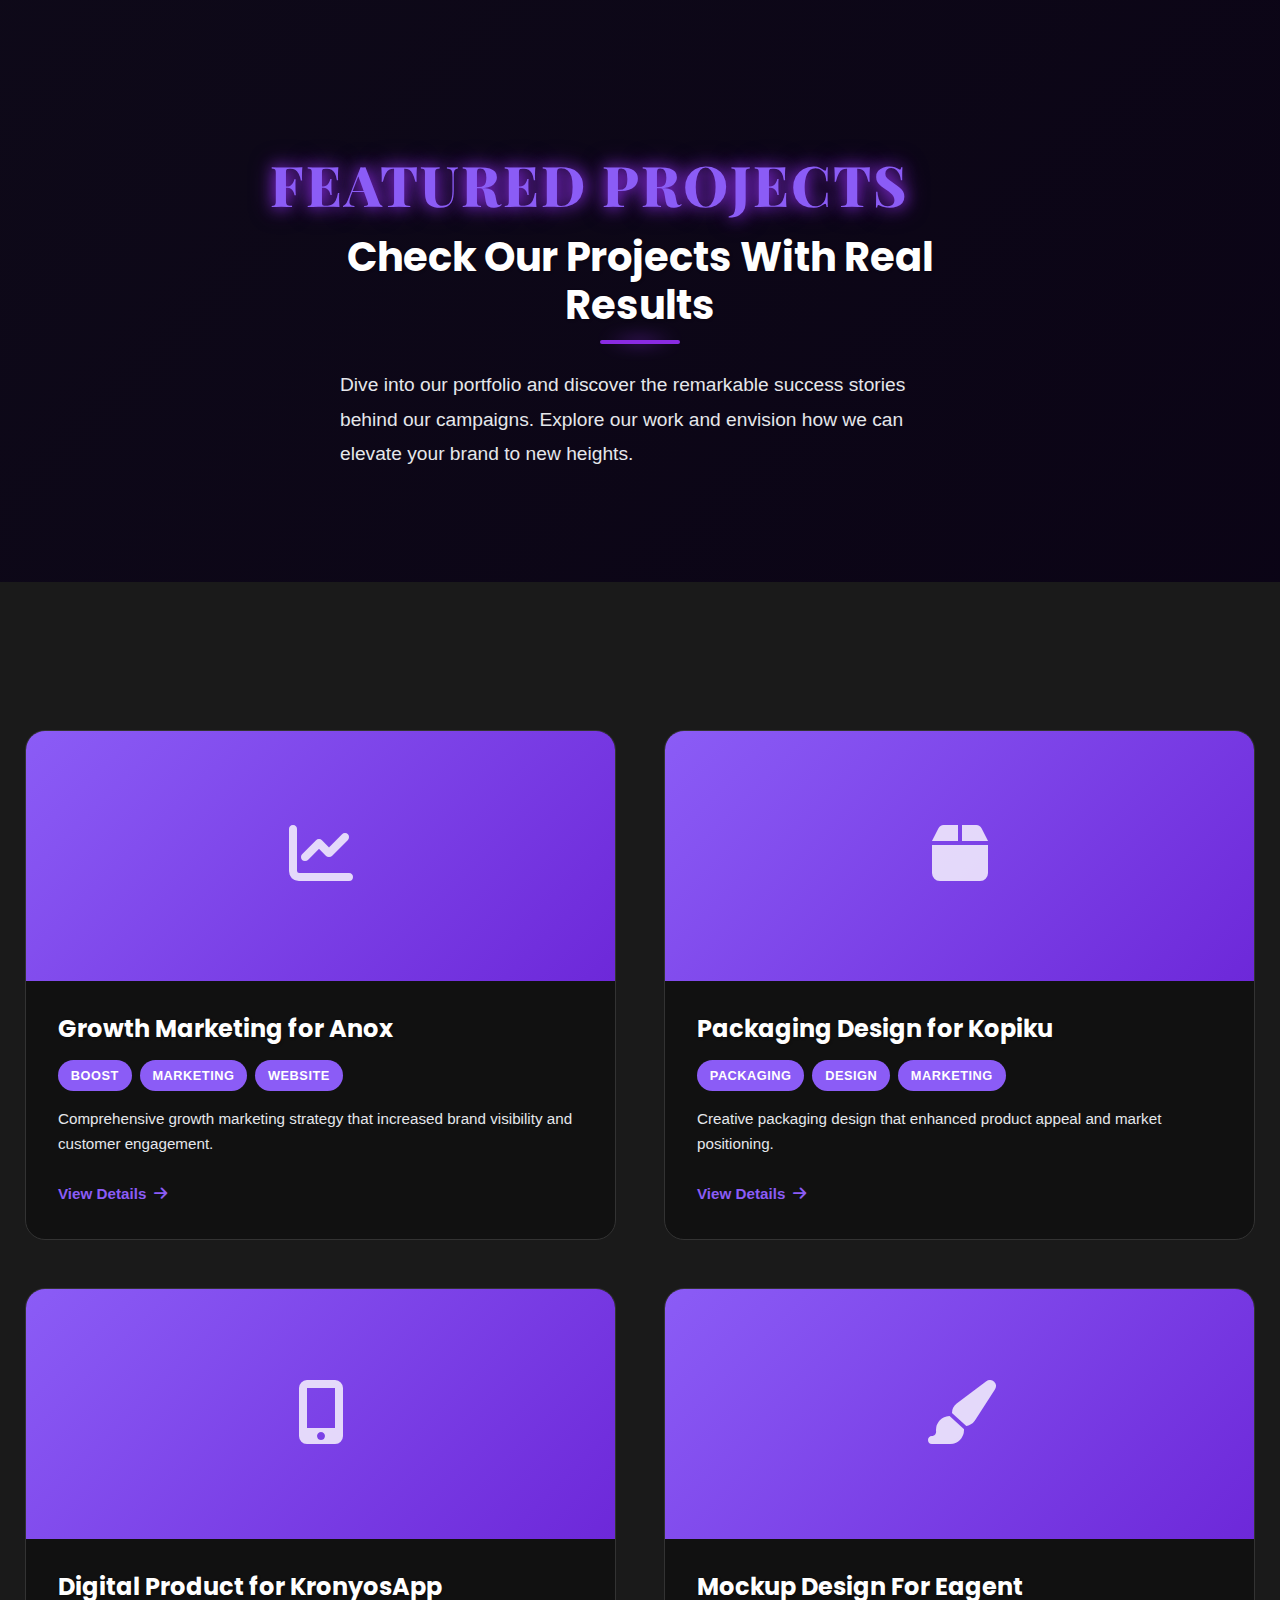
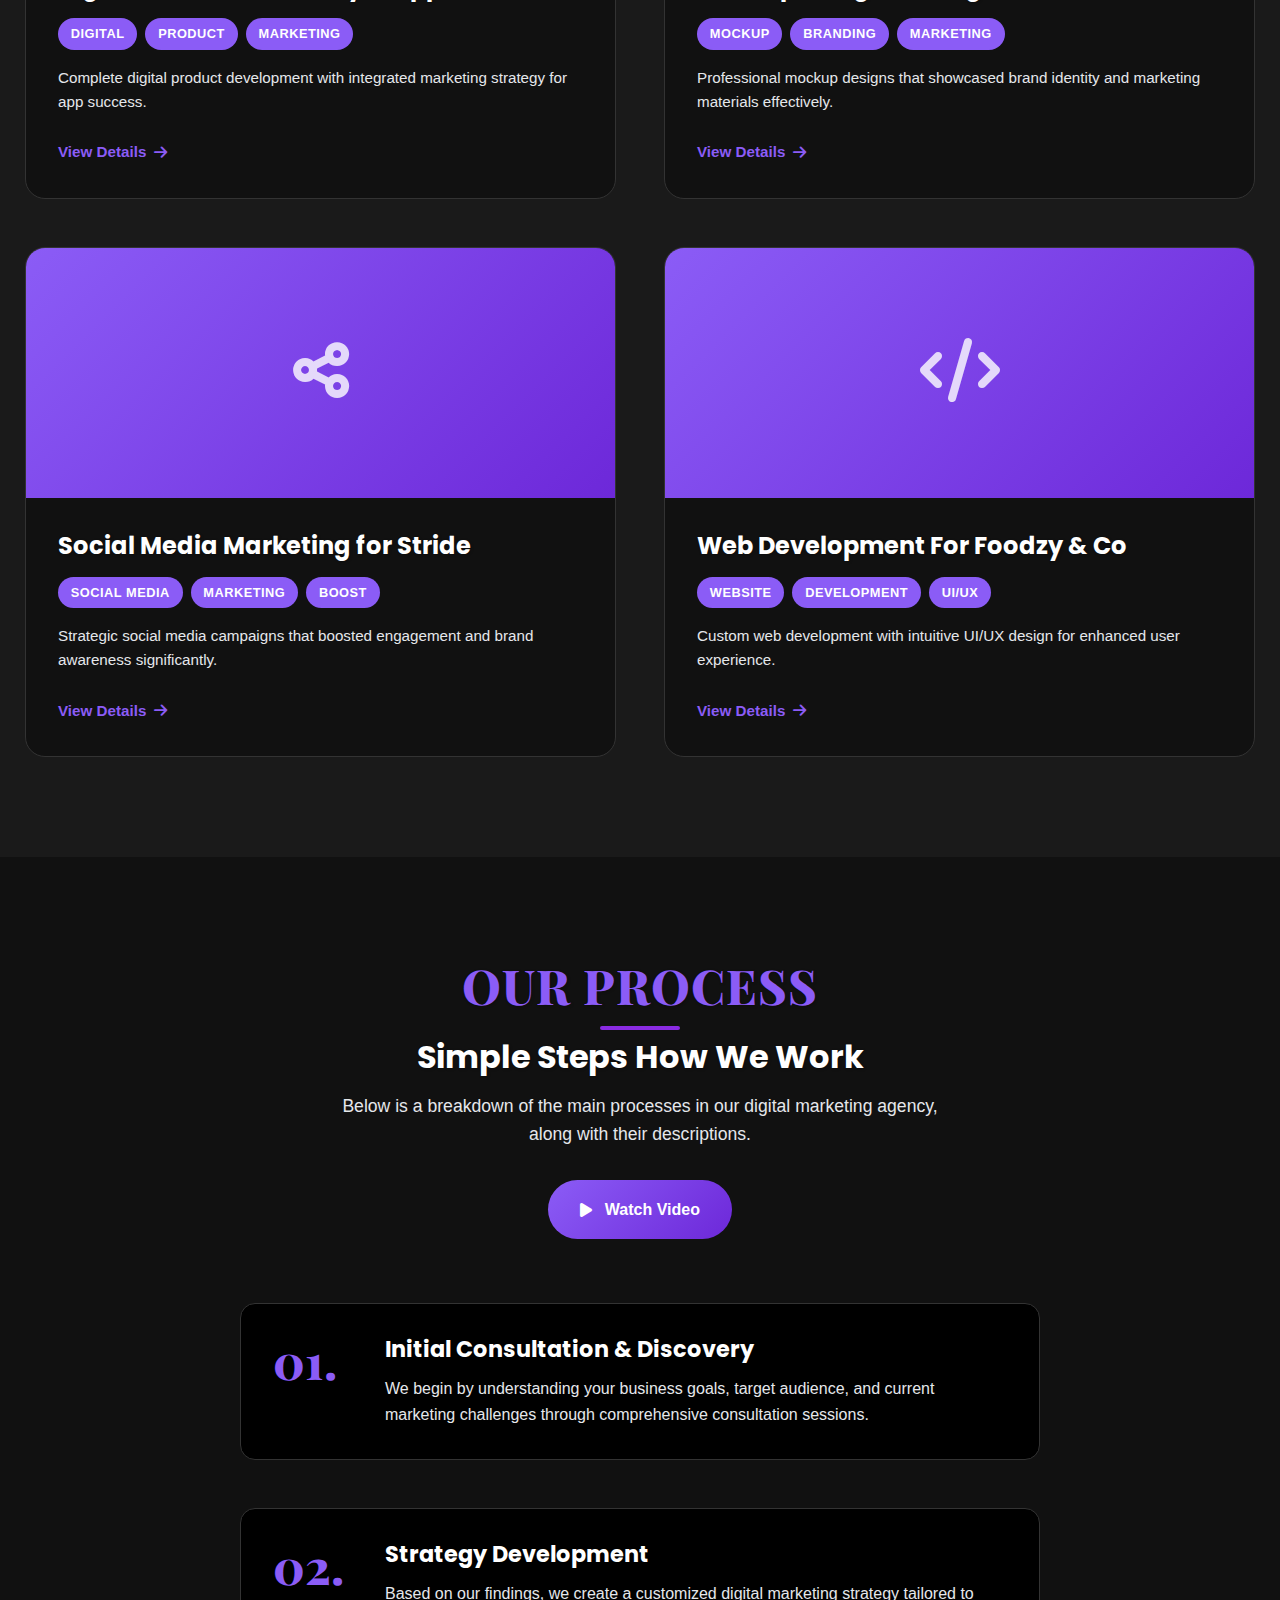
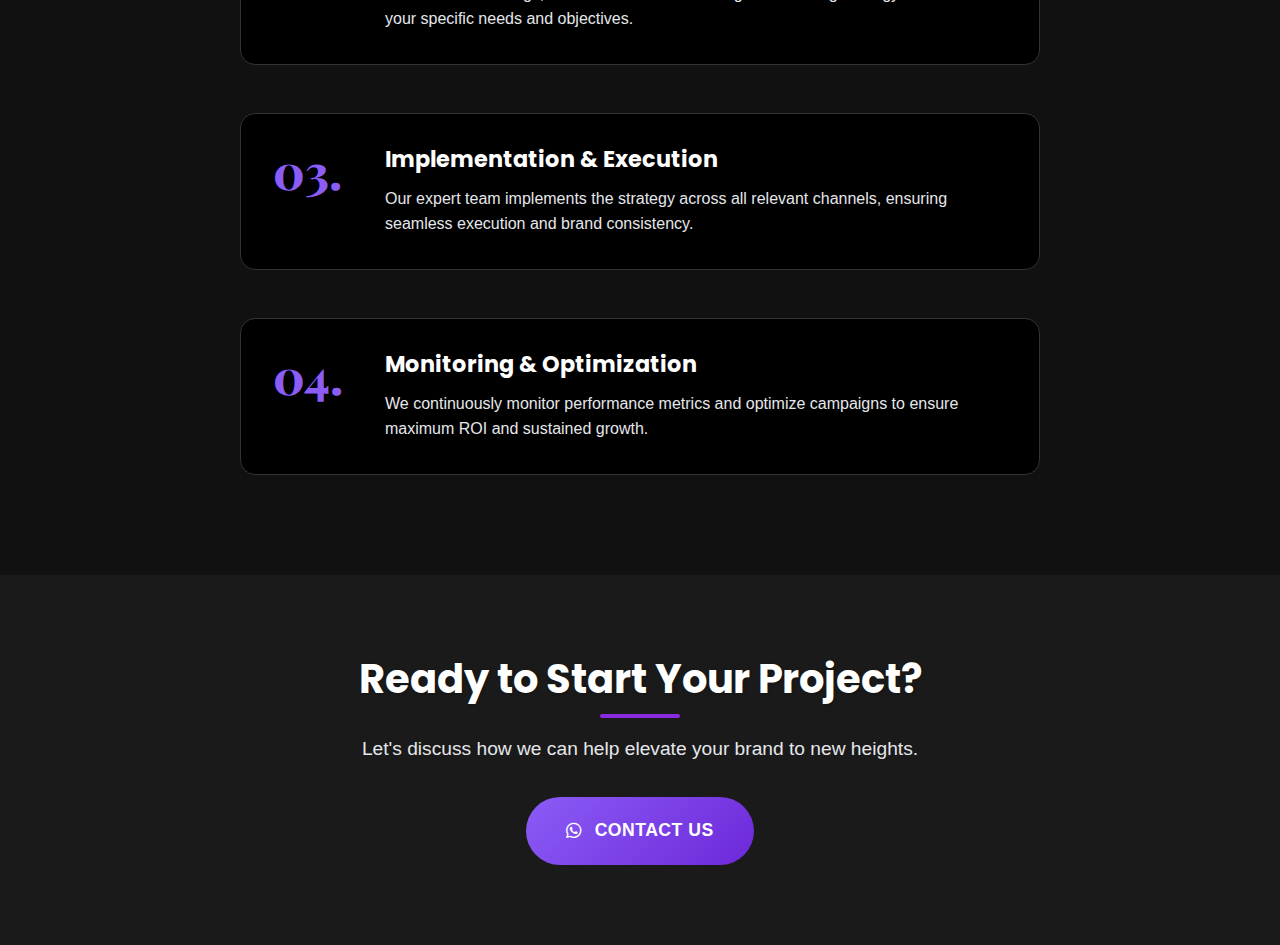
<file: Portfolio.html>
<!DOCTYPE html>
<html lang="en">
<head>
    <meta charset="UTF-8">
    <meta name="viewport" content="width=device-width, initial-scale=1.0">
    <title>Portfolio - Buylogie Digital Marketing Solutions</title>
    <link rel="preconnect" href="https://fonts.googleapis.com">
    <link rel="preconnect" href="https://fonts.gstatic.com" crossorigin>
    <link href="https://fonts.googleapis.com/css2?family=Poppins:wght@300;400;600;700;800&family=Playfair+Display:wght@700;800&display=swap" rel="stylesheet">
    <link rel="stylesheet" href="style.css">
    <link rel="stylesheet" href="Portfolio.css">
    <link rel="stylesheet" href="https://cdnjs.cloudflare.com/ajax/libs/font-awesome/6.0.0-beta3/css/all.min.css">
</head>
<body>

    <div id="header-placeholder"></div>

    <main>
        <!-- Hero Section -->
        <section class="portfolio-hero">
            <div class="container">
                <div class="hero-content">
                    <h1>Featured Projects</h1>
                    <h2>Check Our Projects With Real Results</h2>
                    <p>Dive into our portfolio and discover the remarkable success stories behind our campaigns. Explore our work and envision how we can elevate your brand to new heights.</p>
                </div>
            </div>
        </section>

        <!-- Projects Grid -->
        <section class="projects-section">
            <div class="container">
                <div class="projects-grid">
                    <!-- Project 1: Anox -->
                    <div class="project-card">
                        <div class="project-image">
                            <div class="project-placeholder">
                                <i class="fas fa-chart-line"></i>
                            </div>
                        </div>
                        <div class="project-content">
                            <h3>Growth Marketing for Anox</h3>
                            <div class="project-tags">
                                <span class="tag">Boost</span>
                                <span class="tag">Marketing</span>
                                <span class="tag">Website</span>
                            </div>
                            <p>Comprehensive growth marketing strategy that increased brand visibility and customer engagement.</p>
                            <a href="https://wa.me/918004015099?text=Hi%2C%20I%27d%20like%20to%20know%20more%20about%20the%20Anox%20growth%20marketing%20project." target="_blank" class="project-link">
                                View Details <i class="fas fa-arrow-right"></i>
                            </a>
                        </div>
                    </div>

                    <!-- Project 2: Kopiku -->
                    <div class="project-card">
                        <div class="project-image">
                            <div class="project-placeholder">
                                <i class="fas fa-box"></i>
                            </div>
                        </div>
                        <div class="project-content">
                            <h3>Packaging Design for Kopiku</h3>
                            <div class="project-tags">
                                <span class="tag">Packaging</span>
                                <span class="tag">Design</span>
                                <span class="tag">Marketing</span>
                            </div>
                            <p>Creative packaging design that enhanced product appeal and market positioning.</p>
                            <a href="https://wa.me/918004015099?text=Hi%2C%20I%27d%20like%20to%20know%20more%20about%20the%20Kopiku%20packaging%20design%20project." target="_blank" class="project-link">
                                View Details <i class="fas fa-arrow-right"></i>
                            </a>
                        </div>
                    </div>

                    <!-- Project 3: KronyosApp -->
                    <div class="project-card">
                        <div class="project-image">
                            <div class="project-placeholder">
                                <i class="fas fa-mobile-alt"></i>
                            </div>
                        </div>
                        <div class="project-content">
                            <h3>Digital Product for KronyosApp</h3>
                            <div class="project-tags">
                                <span class="tag">Digital</span>
                                <span class="tag">Product</span>
                                <span class="tag">Marketing</span>
                            </div>
                            <p>Complete digital product development with integrated marketing strategy for app success.</p>
                            <a href="https://wa.me/918004015099?text=Hi%2C%20I%27d%20like%20to%20know%20more%20about%20the%20KronyosApp%20digital%20product%20project." target="_blank" class="project-link">
                                View Details <i class="fas fa-arrow-right"></i>
                            </a>
                        </div>
                    </div>

                    <!-- Project 4: Eagent -->
                    <div class="project-card">
                        <div class="project-image">
                            <div class="project-placeholder">
                                <i class="fas fa-paint-brush"></i>
                            </div>
                        </div>
                        <div class="project-content">
                            <h3>Mockup Design For Eagent</h3>
                            <div class="project-tags">
                                <span class="tag">Mockup</span>
                                <span class="tag">Branding</span>
                                <span class="tag">Marketing</span>
                            </div>
                            <p>Professional mockup designs that showcased brand identity and marketing materials effectively.</p>
                            <a href="https://wa.me/918004015099?text=Hi%2C%20I%27d%20like%20to%20know%20more%20about%20the%20Eagent%20mockup%20design%20project." target="_blank" class="project-link">
                                View Details <i class="fas fa-arrow-right"></i>
                            </a>
                        </div>
                    </div>

                    <!-- Project 5: Stride -->
                    <div class="project-card">
                        <div class="project-image">
                            <div class="project-placeholder">
                                <i class="fas fa-share-alt"></i>
                            </div>
                        </div>
                        <div class="project-content">
                            <h3>Social Media Marketing for Stride</h3>
                            <div class="project-tags">
                                <span class="tag">Social Media</span>
                                <span class="tag">Marketing</span>
                                <span class="tag">Boost</span>
                            </div>
                            <p>Strategic social media campaigns that boosted engagement and brand awareness significantly.</p>
                            <a href="https://wa.me/918004015099?text=Hi%2C%20I%27d%20like%20to%20know%20more%20about%20the%20Stride%20social%20media%20marketing%20project." target="_blank" class="project-link">
                                View Details <i class="fas fa-arrow-right"></i>
                            </a>
                        </div>
                    </div>

                    <!-- Project 6: Foodzy & Co -->
                    <div class="project-card">
                        <div class="project-image">
                            <div class="project-placeholder">
                                <i class="fas fa-code"></i>
                            </div>
                        </div>
                        <div class="project-content">
                            <h3>Web Development For Foodzy & Co</h3>
                            <div class="project-tags">
                                <span class="tag">Website</span>
                                <span class="tag">Development</span>
                                <span class="tag">UI/UX</span>
                            </div>
                            <p>Custom web development with intuitive UI/UX design for enhanced user experience.</p>
                            <a href="https://wa.me/918004015099?text=Hi%2C%20I%27d%20like%20to%20know%20more%20about%20the%20Foodzy%20%26%20Co%20web%20development%20project." target="_blank" class="project-link">
                                View Details <i class="fas fa-arrow-right"></i>
                            </a>
                        </div>
                    </div>
                </div>
            </div>
        </section>

        <!-- Process Section -->
        <section class="process-section">
            <div class="container">
                <div class="section-header">
                    <h2>Our Process</h2>
                    <h3>Simple Steps How We Work</h3>
                    <p>Below is a breakdown of the main processes in our digital marketing agency, along with their descriptions.</p>
                    <a href="https://wa.me/918004015099?text=Hi%2C%20I%27d%20like%20to%20watch%20a%20video%20about%20your%20work%20process." target="_blank" class="watch-video-btn">
                        <i class="fas fa-play"></i> Watch Video
                    </a>
                </div>

                <div class="process-steps">
                    <div class="process-step">
                        <div class="step-number">01.</div>
                        <div class="step-content">
                            <h4>Initial Consultation & Discovery</h4>
                            <p>We begin by understanding your business goals, target audience, and current marketing challenges through comprehensive consultation sessions.</p>
                        </div>
                    </div>

                    <div class="process-step">
                        <div class="step-number">02.</div>
                        <div class="step-content">
                            <h4>Strategy Development</h4>
                            <p>Based on our findings, we create a customized digital marketing strategy tailored to your specific needs and objectives.</p>
                        </div>
                    </div>

                    <div class="process-step">
                        <div class="step-number">03.</div>
                        <div class="step-content">
                            <h4>Implementation & Execution</h4>
                            <p>Our expert team implements the strategy across all relevant channels, ensuring seamless execution and brand consistency.</p>
                        </div>
                    </div>

                    <div class="process-step">
                        <div class="step-number">04.</div>
                        <div class="step-content">
                            <h4>Monitoring & Optimization</h4>
                            <p>We continuously monitor performance metrics and optimize campaigns to ensure maximum ROI and sustained growth.</p>
                        </div>
                    </div>
                </div>
            </div>
        </section>

        <!-- Contact CTA -->
        <section class="contact-cta">
            <div class="container">
                <h2>Ready to Start Your Project?</h2>
                <p>Let's discuss how we can help elevate your brand to new heights.</p>
                <a href="https://wa.me/918004015099?text=Hi%2C%20I%27m%20interested%20in%20starting%20a%20project%20with%20Buylogie.%20Please%20get%20in%20touch." target="_blank" class="cta-button">
                    <i class="fab fa-whatsapp"></i> Contact Us
                </a>
            </div>
        </section>
    </main>

    <div id="footer-placeholder"></div>

    <script src="script.js"></script>
</body>
</html>
</file>
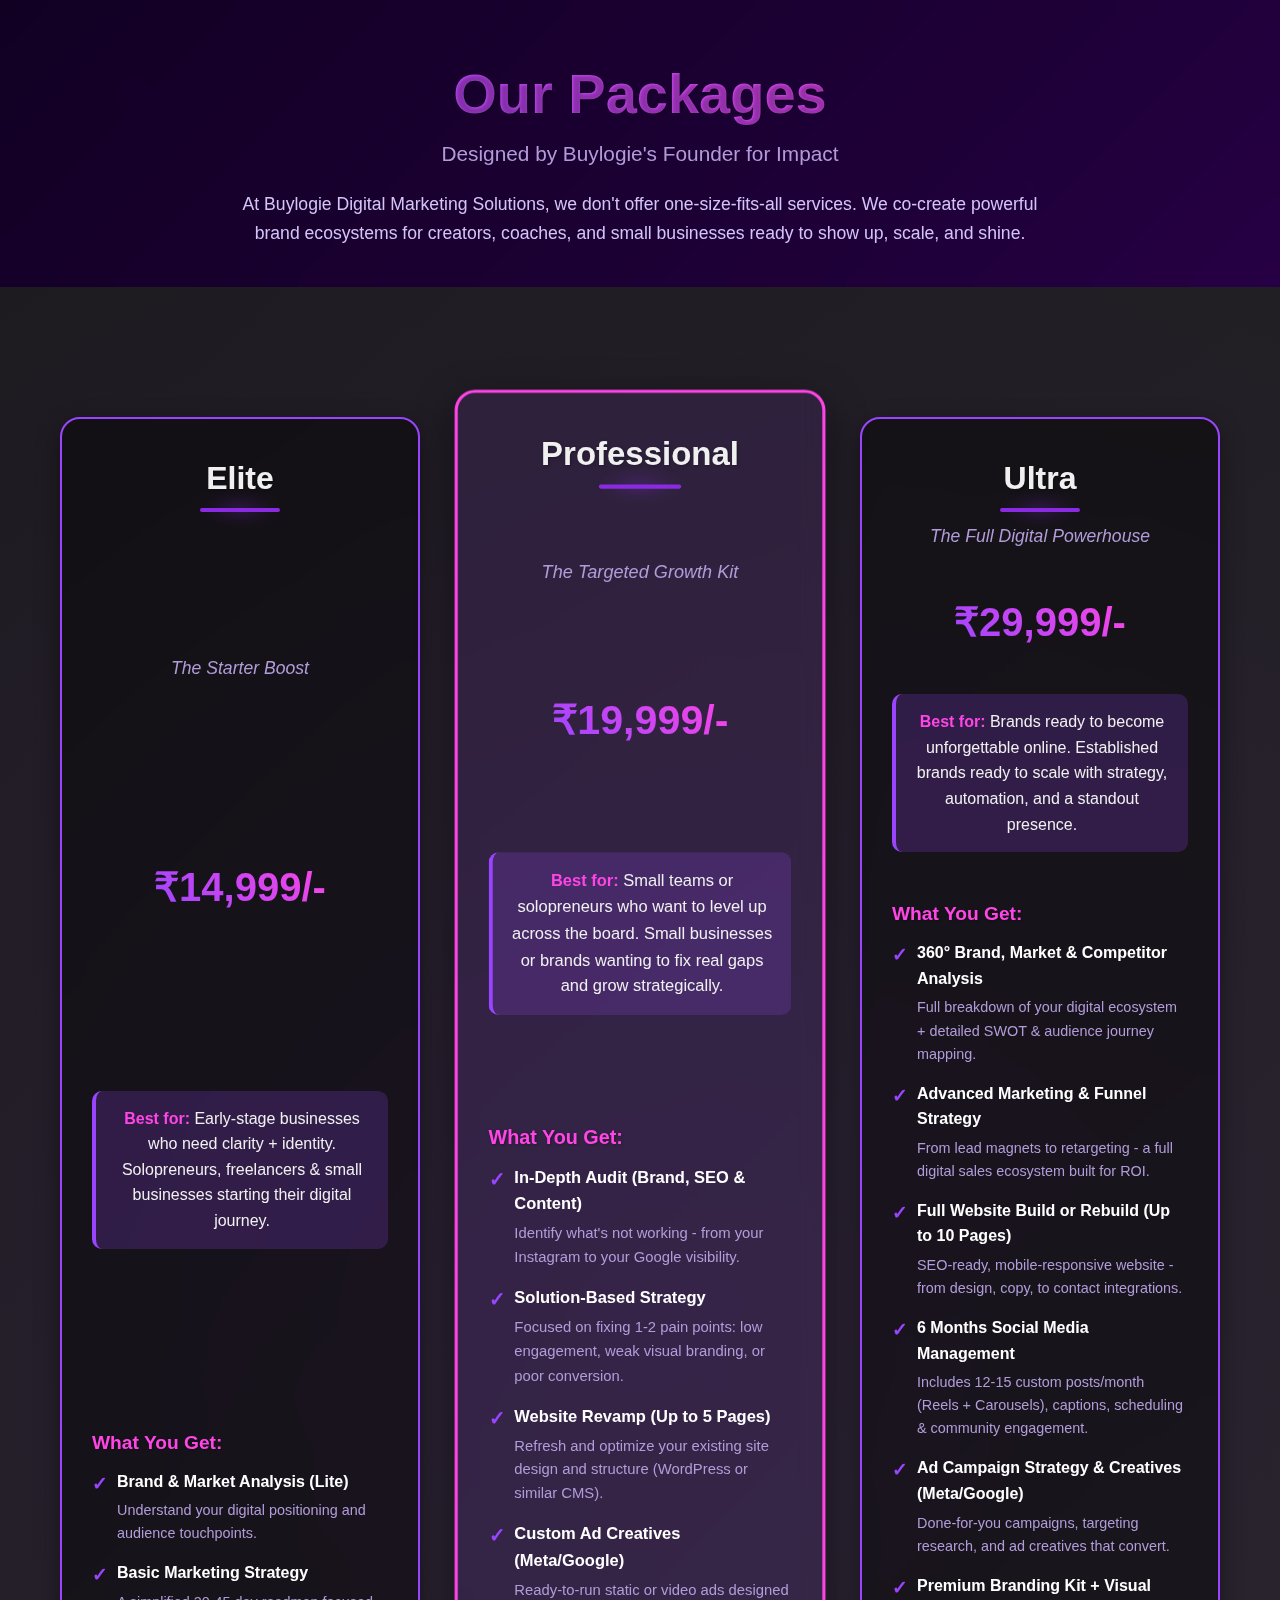
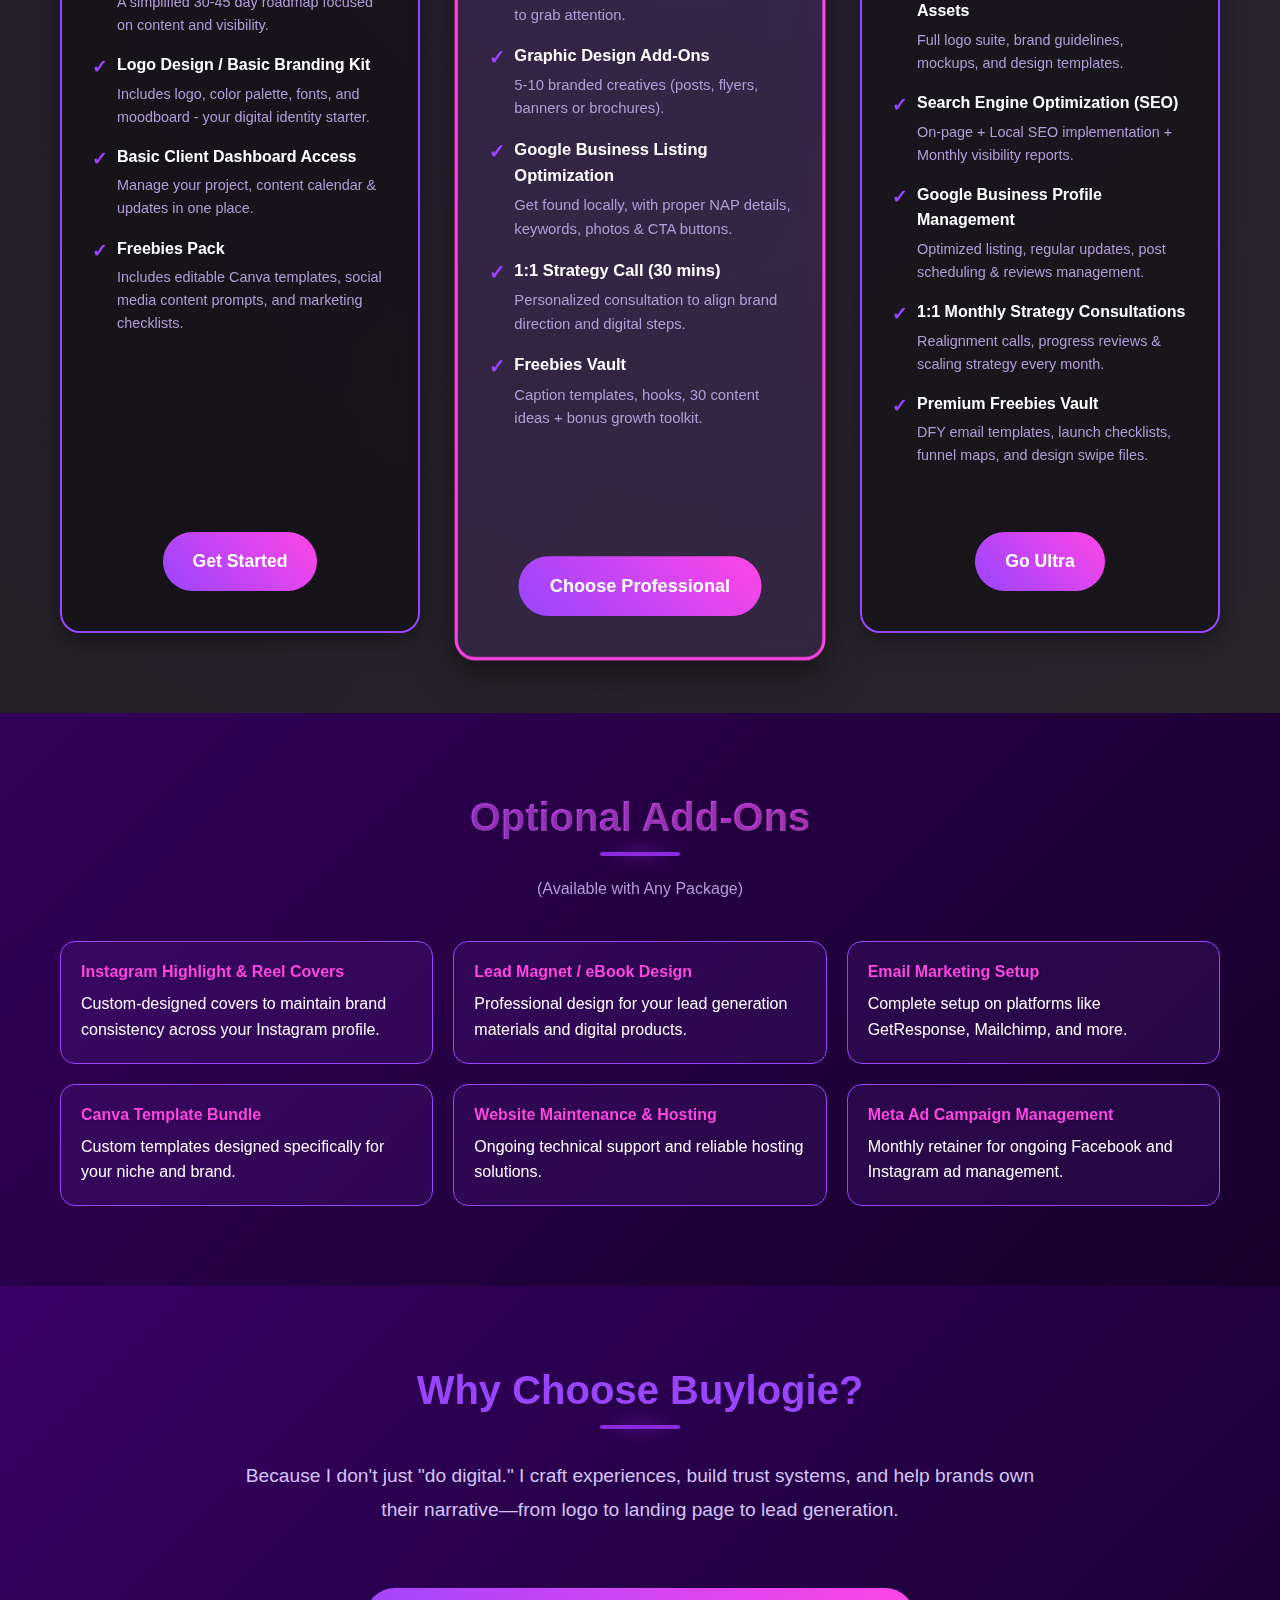
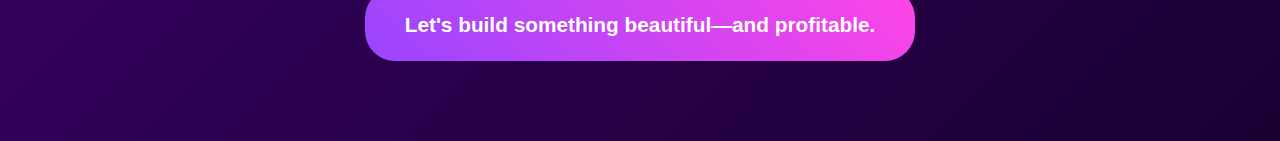
<file: price.html>
<!DOCTYPE html>
<html lang="en">
<head>
    <meta charset="UTF-8">
    <meta name="viewport" content="width=device-width, initial-scale=1.0">
    <title>Our Packages - Buylogie Digital Marketing Solutions</title>
    <link rel="preconnect" href="https://fonts.googleapis.com">
    <link rel="preconnect" href="https://fonts.gstatic.com" crossorigin>
    <link href="https://fonts.googleapis.com/css2?family=Poppins:wght@300;400;600;700&family=Playfair+Display:wght@700&display=swap" rel="stylesheet">
    <!-- Link to the general stylesheet -->
    <link rel="stylesheet" href="style.css">
    <!-- Link to the service-specific stylesheet -->
    <link rel="stylesheet" href="service.css">
    <link rel="stylesheet" href="https://cdnjs.cloudflare.com/ajax/libs/font-awesome/6.0.0-beta3/css/all.min.css">
    <style>
        * {
            margin: 0;
            padding: 0;
            box-sizing: border-box;
        }

        body {
            font-family: 'Segoe UI', Tahoma, Geneva, Verdana, sans-serif;
            background: linear-gradient(135deg, #1a0033 0%, #2d0052 25%, #4a0080 50%, #2d0052 75%, #1a0033 100%);
            color: #ffffff;
            line-height: 1.6;
            min-height: 100vh;
        }

        .container {
            max-width: 1200px;
            margin: 0 auto;
            padding: 0 20px;
        }

        /* Header */
        .header {
            text-align: center;
            padding: 60px 0 40px;
            background: rgba(0, 0, 0, 0.3);
            backdrop-filter: blur(10px);
        }

        .header h1 {
            font-size: 3.5rem;
            margin-bottom: 10px;
            background: linear-gradient(45deg, #9945ff, #ff45e6);
            -webkit-background-clip: text;
            -webkit-text-fill-color: transparent;
            background-clip: text;
            font-weight: 700;
        }

        .header .subtitle {
            font-size: 1.3rem;
            color: #b19cd9;
            margin-bottom: 20px;
        }

        .header p {
            font-size: 1.1rem;
            color: #d4c5f9;
            max-width: 800px;
            margin: 0 auto;
        }

        /* Packages Grid */
        .packages-section {
            padding: 80px 0;
        }

        .packages-grid {
            display: grid;
            grid-template-columns: repeat(auto-fit, minmax(350px, 1fr));
            gap: 40px;
            margin-top: 50px;
        }

        .package-card {
            background: rgba(0, 0, 0, 0.4);
            border: 2px solid #9945ff;
            border-radius: 20px;
            padding: 40px 30px;
            text-align: center;
            position: relative;
            transition: all 0.3s ease;
            backdrop-filter: blur(10px);
        }

        .package-card:hover {
            transform: translateY(-10px);
            box-shadow: 0 20px 40px rgba(153, 69, 255, 0.3);
            border-color: #ff45e6;
        }

        .package-card.featured {
            border-color: #ff45e6;
            background: rgba(153, 69, 255, 0.1);
        }

        .package-card.featured::before {
            content: "Most Popular";
            position: absolute;
            top: -15px;
            left: 50%;
            transform: translateX(-50%);
            background: linear-gradient(45deg, #9945ff, #ff45e6);
            color: white;
            padding: 8px 20px;
            border-radius: 20px;
            font-size: 0.9rem;
            font-weight: 600;
        }

        .package-title {
            font-size: 2rem;
            margin-bottom: 10px;
            color: #9945ff;
            font-weight: 700;
        }

        .package-tagline {
            font-size: 1.1rem;
            color: #b19cd9;
            margin-bottom: 20px;
            font-style: italic;
        }

        .package-price {
            font-size: 2.5rem;
            font-weight: 700;
            margin: 20px 0;
            background: linear-gradient(45deg, #9945ff, #ff45e6);
            -webkit-background-clip: text;
            -webkit-text-fill-color: transparent;
            background-clip: text;
        }

        .best-for {
            background: rgba(153, 69, 255, 0.2);
            padding: 15px;
            border-radius: 10px;
            margin: 20px 0;
            border-left: 4px solid #9945ff;
        }

        .best-for strong {
            color: #ff45e6;
        }

        .features-list {
            text-align: left;
            margin: 30px 0;
        }

        .features-list h4 {
            color: #ff45e6;
            margin-bottom: 15px;
            font-size: 1.2rem;
        }

        .feature-item {
            margin-bottom: 15px;
            padding-left: 25px;
            position: relative;
        }

        .feature-item::before {
            content: "✓";
            position: absolute;
            left: 0;
            color: #9945ff;
            font-weight: bold;
            font-size: 1.2rem;
        }

        .feature-title {
            font-weight: 600;
            color: #ffffff;
            margin-bottom: 5px;
        }

        .feature-description {
            color: #b19cd9;
            font-size: 0.9rem;
        }

        .cta-button {
            background: linear-gradient(45deg, #9945ff, #ff45e6);
            color: white;
            padding: 15px 30px;
            border: none;
            border-radius: 30px;
            font-size: 1.1rem;
            font-weight: 600;
            cursor: pointer;
            transition: all 0.3s ease;
            margin-top: 20px;
            text-decoration: none;
            display: inline-block;
        }

        .cta-button:hover {
            transform: scale(1.05);
            box-shadow: 0 10px 25px rgba(153, 69, 255, 0.4);
        }

        /* Add-ons Section */
        .addons-section {
            padding: 80px 0;
            background: rgba(0, 0, 0, 0.3);
            backdrop-filter: blur(10px);
        }

        .addons-title {
            text-align: center;
            font-size: 2.5rem;
            margin-bottom: 20px;
            background: linear-gradient(45deg, #9945ff, #ff45e6);
            -webkit-background-clip: text;
            -webkit-text-fill-color: transparent;
            background-clip: text;
        }

        .addons-grid {
            display: grid;
            grid-template-columns: repeat(auto-fit, minmax(300px, 1fr));
            gap: 20px;
            margin-top: 40px;
        }

        .addon-item {
            background: rgba(153, 69, 255, 0.1);
            padding: 20px;
            border-radius: 15px;
            border: 1px solid #9945ff;
            transition: all 0.3s ease;
        }

        .addon-item:hover {
            background: rgba(153, 69, 255, 0.2);
            transform: translateY(-5px);
        }

        .addon-item h4 {
            color: #ff45e6;
            margin-bottom: 10px;
        }

        /* Why Choose Section */
        .why-choose {
            padding: 80px 0;
            text-align: center;
        }

        .why-choose h2 {
            font-size: 2.5rem;
            margin-bottom: 30px;
            color: #9945ff;
        }

        .why-choose p {
            font-size: 1.2rem;
            color: #d4c5f9;
            max-width: 800px;
            margin: 0 auto;
            line-height: 1.8;
        }

        .final-cta {
            margin-top: 40px;
        }

        .final-cta .cta-button {
            font-size: 1.3rem;
            padding: 20px 40px;
        }

        /* Responsive */
        @media (max-width: 768px) {
            .header h1 {
                font-size: 2.5rem;
            }
            
            .packages-grid {
                grid-template-columns: 1fr;
                gap: 30px;
            }
            
            .package-card {
                padding: 30px 20px;
            }
            
            .addons-grid {
                grid-template-columns: 1fr;
            }
        }

        /* Floating particles animation */
        .particle {
            position: fixed;
            width: 4px;
            height: 4px;
            background: #9945ff;
            border-radius: 50%;
            pointer-events: none;
            opacity: 0.6;
            animation: float 6s infinite ease-in-out;
        }

        @keyframes float {
            0%, 100% { transform: translateY(0px) rotate(0deg); }
            50% { transform: translateY(-20px) rotate(180deg); }
        }
    </style>
</head>
<body>

    <div id="header-placeholder"></div>

    <!-- Floating particles -->
    <div class="particle" style="top: 10%; left: 10%; animation-delay: 0s;"></div>
    <div class="particle" style="top: 20%; left: 80%; animation-delay: 1s;"></div>
    <div class="particle" style="top: 60%; left: 20%; animation-delay: 2s;"></div>
    <div class="particle" style="top: 80%; left: 90%; animation-delay: 3s;"></div>
    <div class="particle" style="top: 40%; left: 60%; animation-delay: 4s;"></div>

    <!-- Header -->
    <div class="header">
        <div class="container">
            <h1>Our Packages</h1>
            <p class="subtitle">Designed by Buylogie's Founder for Impact</p>
            <p>At Buylogie Digital Marketing Solutions, we don't offer one-size-fits-all services. We co-create powerful brand ecosystems for creators, coaches, and small businesses ready to show up, scale, and shine.</p>
        </div>
    </div>

    <!-- Packages Section -->
    <div class="packages-section">
        <div class="container">
            <div class="packages-grid">
                
                <!-- Elite Package -->
                <div class="package-card">
                    <h2 class="package-title">Elite</h2>
                    <p class="package-tagline">The Starter Boost</p>
                    <p class="package-price">₹14,999/-</p>
                    <div class="best-for">
                        <strong>Best for:</strong> Early-stage businesses who need clarity + identity. Solopreneurs, freelancers & small businesses starting their digital journey.
                    </div>
                    
                    <div class="features-list">
                        <h4>What You Get:</h4>
                        
                        <div class="feature-item">
                            <div class="feature-title">Brand & Market Analysis (Lite)</div>
                            <div class="feature-description">Understand your digital positioning and audience touchpoints.</div>
                        </div>
                        
                        <div class="feature-item">
                            <div class="feature-title">Basic Marketing Strategy</div>
                            <div class="feature-description">A simplified 30-45 day roadmap focused on content and visibility.</div>
                        </div>
                        
                        <div class="feature-item">
                            <div class="feature-title">Logo Design / Basic Branding Kit</div>
                            <div class="feature-description">Includes logo, color palette, fonts, and moodboard - your digital identity starter.</div>
                        </div>
                        
                        <div class="feature-item">
                            <div class="feature-title">Basic Client Dashboard Access</div>
                            <div class="feature-description">Manage your project, content calendar & updates in one place.</div>
                        </div>
                        
                        <div class="feature-item">
                            <div class="feature-title">Freebies Pack</div>
                            <div class="feature-description">Includes editable Canva templates, social media content prompts, and marketing checklists.</div>
                        </div>
                    </div>
                    
                    <a href="https://wa.me/918004015099?text=Hi%2C%20I%27m%20interested%20in%20the%20Elite%20Package%20starting%20at%20₹14%2C999.%20Please%20share%20more%20details." target="_blank" class="cta-button">Get Started</a>
                </div>

                <!-- Professional Package -->
                <div class="package-card featured">
                    <h2 class="package-title">Professional</h2>
                    <p class="package-tagline">The Targeted Growth Kit</p>
                    <p class="package-price">₹19,999/-</p>
                    <div class="best-for">
                        <strong>Best for:</strong> Small teams or solopreneurs who want to level up across the board. Small businesses or brands wanting to fix real gaps and grow strategically.
                    </div>
                    
                    <div class="features-list">
                        <h4>What You Get:</h4>
                        
                        <div class="feature-item">
                            <div class="feature-title">In-Depth Audit (Brand, SEO & Content)</div>
                            <div class="feature-description">Identify what's not working - from your Instagram to your Google visibility.</div>
                        </div>
                        
                        <div class="feature-item">
                            <div class="feature-title">Solution-Based Strategy</div>
                            <div class="feature-description">Focused on fixing 1-2 pain points: low engagement, weak visual branding, or poor conversion.</div>
                        </div>
                        
                        <div class="feature-item">
                            <div class="feature-title">Website Revamp (Up to 5 Pages)</div>
                            <div class="feature-description">Refresh and optimize your existing site design and structure (WordPress or similar CMS).</div>
                        </div>
                        
                        <div class="feature-item">
                            <div class="feature-title">Custom Ad Creatives (Meta/Google)</div>
                            <div class="feature-description">Ready-to-run static or video ads designed to grab attention.</div>
                        </div>
                        
                        <div class="feature-item">
                            <div class="feature-title">Graphic Design Add-Ons</div>
                            <div class="feature-description">5-10 branded creatives (posts, flyers, banners or brochures).</div>
                        </div>
                        
                        <div class="feature-item">
                            <div class="feature-title">Google Business Listing Optimization</div>
                            <div class="feature-description">Get found locally, with proper NAP details, keywords, photos & CTA buttons.</div>
                        </div>
                        
                        <div class="feature-item">
                            <div class="feature-title">1:1 Strategy Call (30 mins)</div>
                            <div class="feature-description">Personalized consultation to align brand direction and digital steps.</div>
                        </div>
                        
                        <div class="feature-item">
                            <div class="feature-title">Freebies Vault</div>
                            <div class="feature-description">Caption templates, hooks, 30 content ideas + bonus growth toolkit.</div>
                        </div>
                    </div>
                    
                    <a href="https://wa.me/918004015099?text=Hi%2C%20I%27m%20interested%20in%20the%20Professional%20Package%20starting%20at%20₹19%2C999.%20Please%20share%20more%20details." target="_blank" class="cta-button">Choose Professional</a>
                </div>

                <!-- Ultra Package -->
                <div class="package-card">
                    <h2 class="package-title">Ultra</h2>
                    <p class="package-tagline">The Full Digital Powerhouse</p>
                    <p class="package-price">₹29,999/-</p>
                    <div class="best-for">
                        <strong>Best for:</strong> Brands ready to become unforgettable online. Established brands ready to scale with strategy, automation, and a standout presence.
                    </div>
                    
                    <div class="features-list">
                        <h4>What You Get:</h4>
                        
                        <div class="feature-item">
                            <div class="feature-title">360° Brand, Market & Competitor Analysis</div>
                            <div class="feature-description">Full breakdown of your digital ecosystem + detailed SWOT & audience journey mapping.</div>
                        </div>
                        
                        <div class="feature-item">
                            <div class="feature-title">Advanced Marketing & Funnel Strategy</div>
                            <div class="feature-description">From lead magnets to retargeting - a full digital sales ecosystem built for ROI.</div>
                        </div>
                        
                        <div class="feature-item">
                            <div class="feature-title">Full Website Build or Rebuild (Up to 10 Pages)</div>
                            <div class="feature-description">SEO-ready, mobile-responsive website - from design, copy, to contact integrations.</div>
                        </div>
                        
                        <div class="feature-item">
                            <div class="feature-title">6 Months Social Media Management</div>
                            <div class="feature-description">Includes 12-15 custom posts/month (Reels + Carousels), captions, scheduling & community engagement.</div>
                        </div>
                        
                        <div class="feature-item">
                            <div class="feature-title">Ad Campaign Strategy & Creatives (Meta/Google)</div>
                            <div class="feature-description">Done-for-you campaigns, targeting research, and ad creatives that convert.</div>
                        </div>
                        
                        <div class="feature-item">
                            <div class="feature-title">Premium Branding Kit + Visual Assets</div>
                            <div class="feature-description">Full logo suite, brand guidelines, mockups, and design templates.</div>
                        </div>
                        
                        <div class="feature-item">
                            <div class="feature-title">Search Engine Optimization (SEO)</div>
                            <div class="feature-description">On-page + Local SEO implementation + Monthly visibility reports.</div>
                        </div>
                        
                        <div class="feature-item">
                            <div class="feature-title">Google Business Profile Management</div>
                            <div class="feature-description">Optimized listing, regular updates, post scheduling & reviews management.</div>
                        </div>
                        
                        <div class="feature-item">
                            <div class="feature-title">1:1 Monthly Strategy Consultations</div>
                            <div class="feature-description">Realignment calls, progress reviews & scaling strategy every month.</div>
                        </div>
                        
                        <div class="feature-item">
                            <div class="feature-title">Premium Freebies Vault</div>
                            <div class="feature-description">DFY email templates, launch checklists, funnel maps, and design swipe files.</div>
                        </div>
                    </div>
                    
                    <a href="https://wa.me/918004015099?text=Hi%2C%20I%27m%20interested%20in%20the%20Ultra%20Package%20starting%20at%20₹29%2C999.%20Please%20share%20more%20details." target="_blank" class="cta-button">Go Ultra</a>
                </div>
                
            </div>
        </div>
    </div>

    <!-- Add-ons Section -->
    <div class="addons-section">
        <div class="container">
            <h2 class="addons-title">Optional Add-Ons</h2>
            <p style="text-align: center; color: #b19cd9; margin-bottom: 40px;">(Available with Any Package)</p>
            
            <div class="addons-grid">
                <div class="addon-item">
                    <h4>Instagram Highlight & Reel Covers</h4>
                    <p>Custom-designed covers to maintain brand consistency across your Instagram profile.</p>
                </div>
                
                <div class="addon-item">
                    <h4>Lead Magnet / eBook Design</h4>
                    <p>Professional design for your lead generation materials and digital products.</p>
                </div>
                
                <div class="addon-item">
                    <h4>Email Marketing Setup</h4>
                    <p>Complete setup on platforms like GetResponse, Mailchimp, and more.</p>
                </div>
                
                <div class="addon-item">
                    <h4>Canva Template Bundle</h4>
                    <p>Custom templates designed specifically for your niche and brand.</p>
                </div>
                
                <div class="addon-item">
                    <h4>Website Maintenance & Hosting</h4>
                    <p>Ongoing technical support and reliable hosting solutions.</p>
                </div>
                
                <div class="addon-item">
                    <h4>Meta Ad Campaign Management</h4>
                    <p>Monthly retainer for ongoing Facebook and Instagram ad management.</p>
                </div>
            </div>
        </div>
    </div>

    <!-- Why Choose Section -->
    <div class="why-choose">
        <div class="container">
            <h2>Why Choose Buylogie?</h2>
            <p>Because I don't just "do digital." I craft experiences, build trust systems, and help brands own their narrative—from logo to landing page to lead generation.</p>
            
            <div class="final-cta">
                <a href="https://wa.me/918004015099?text=Hi%2C%20I%27d%20like%20to%20discuss%20building%20something%20beautiful%20and%20profitable%20for%20my%20business.%20Please%20connect%20with%20me." target="_blank" class="cta-button">Let's build something beautiful—and profitable.</a>
            </div>
        </div>
    </div>

    <!-- Placeholder for the dynamically loaded footer -->
    <div id="footer-placeholder"></div>

    <script src="script.js"></script>

    <script>
        // Add some interactive elements
        document.addEventListener('DOMContentLoaded', function() {
            // Add hover effects to cards
            const cards = document.querySelectorAll('.package-card');
            cards.forEach(card => {
                card.addEventListener('mouseenter', function() {
                    this.style.transform = 'translateY(-10px) scale(1.02)';
                });
                
                card.addEventListener('mouseleave', function() {
                    this.style.transform = 'translateY(0) scale(1)';
                });
            });

            // Add click animations to buttons
            const buttons = document.querySelectorAll('.cta-button');
            buttons.forEach(button => {
                button.addEventListener('click', function(e) {
                    // Don't prevent default for WhatsApp links
                    if (!this.href.includes('wa.me')) {
                        e.preventDefault();
                    }
                    
                    // Create ripple effect
                    const ripple = document.createElement('span');
                    ripple.style.position = 'absolute';
                    ripple.style.borderRadius = '50%';
                    ripple.style.background = 'rgba(255, 255, 255, 0.3)';
                    ripple.style.transform = 'scale(0)';
                    ripple.style.animation = 'ripple 0.6s linear';
                    ripple.style.left = (e.layerX - 10) + 'px';
                    ripple.style.top = (e.layerY - 10) + 'px';
                    ripple.style.width = '20px';
                    ripple.style.height = '20px';
                    
                    this.style.position = 'relative';
                    this.appendChild(ripple);
                    
                    setTimeout(() => {
                        ripple.remove();
                    }, 600);
                });
            });
        });

        // Add ripple animation
        const style = document.createElement('style');
        style.textContent = `
            @keyframes ripple {
                to {
                    transform: scale(4);
                    opacity: 0;
                }
            }
        `;
        document.head.appendChild(style);
    </script>
</body>
</html>
</file>
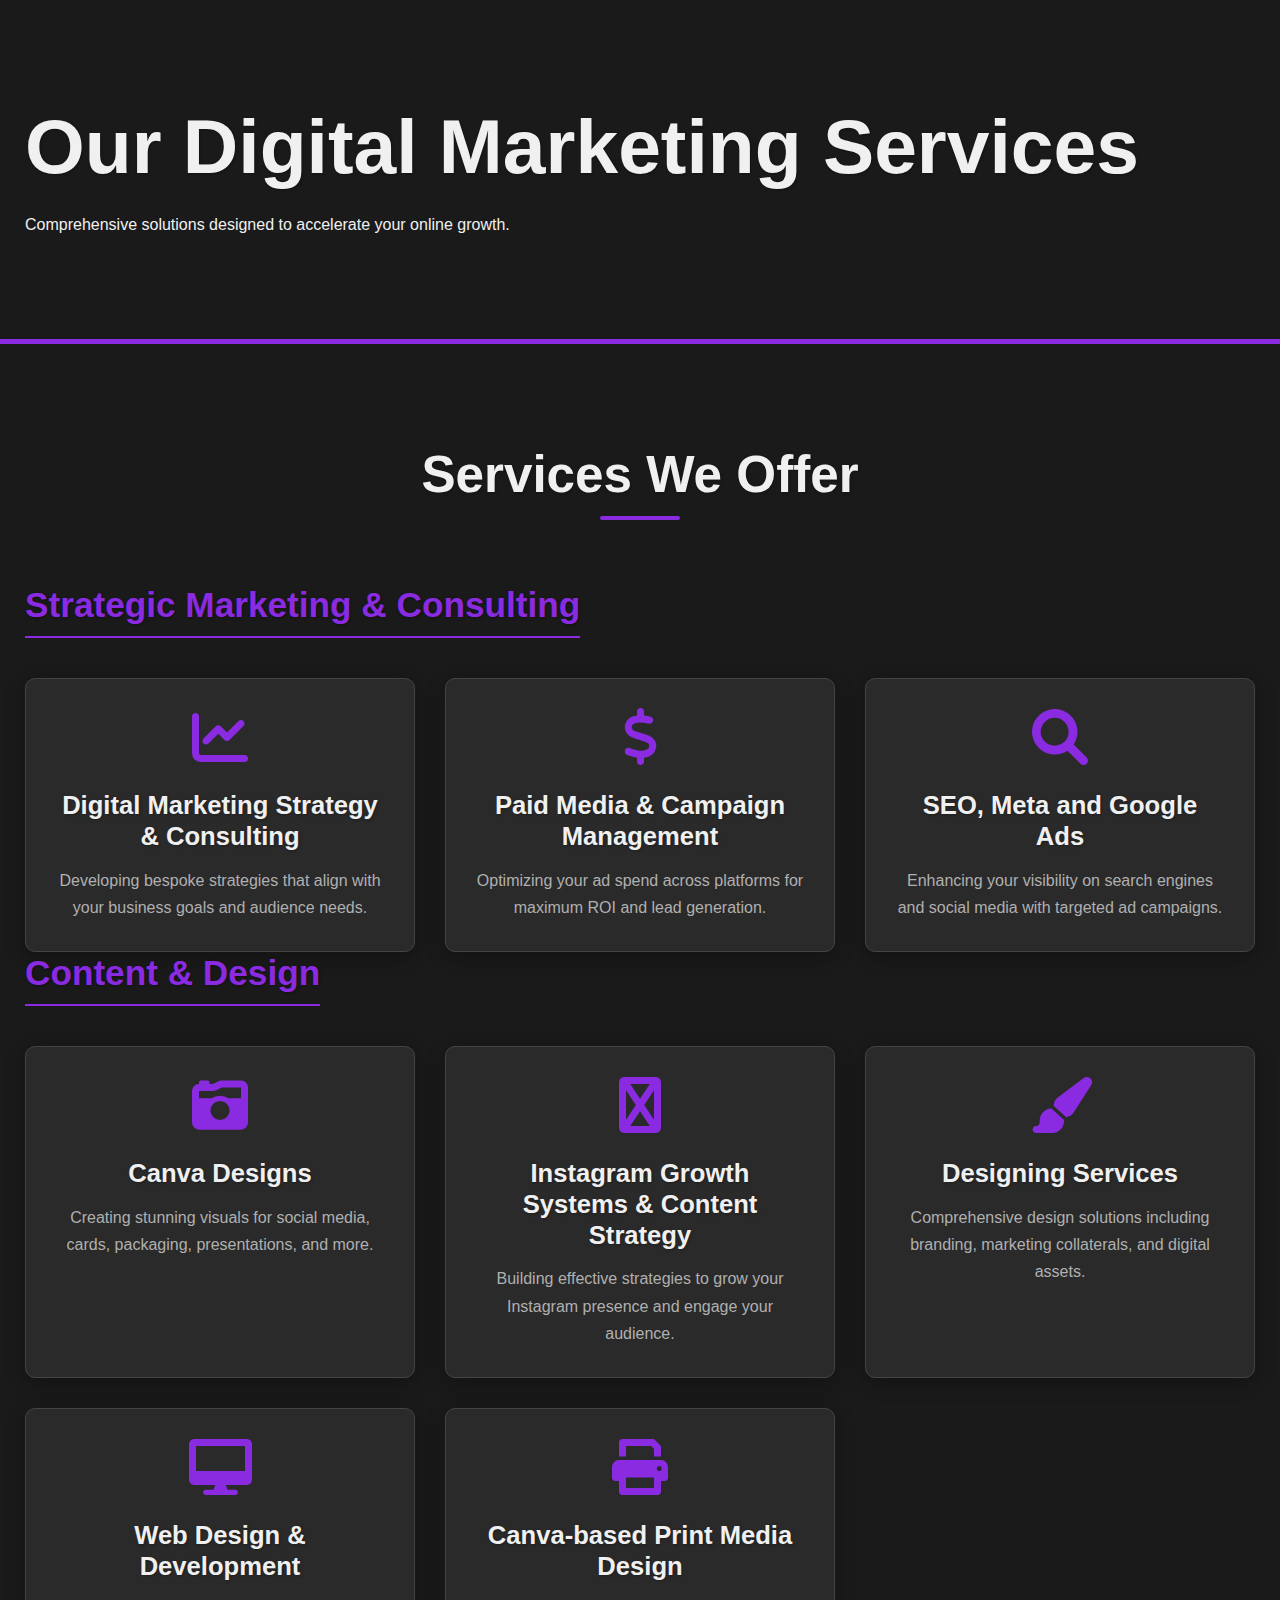
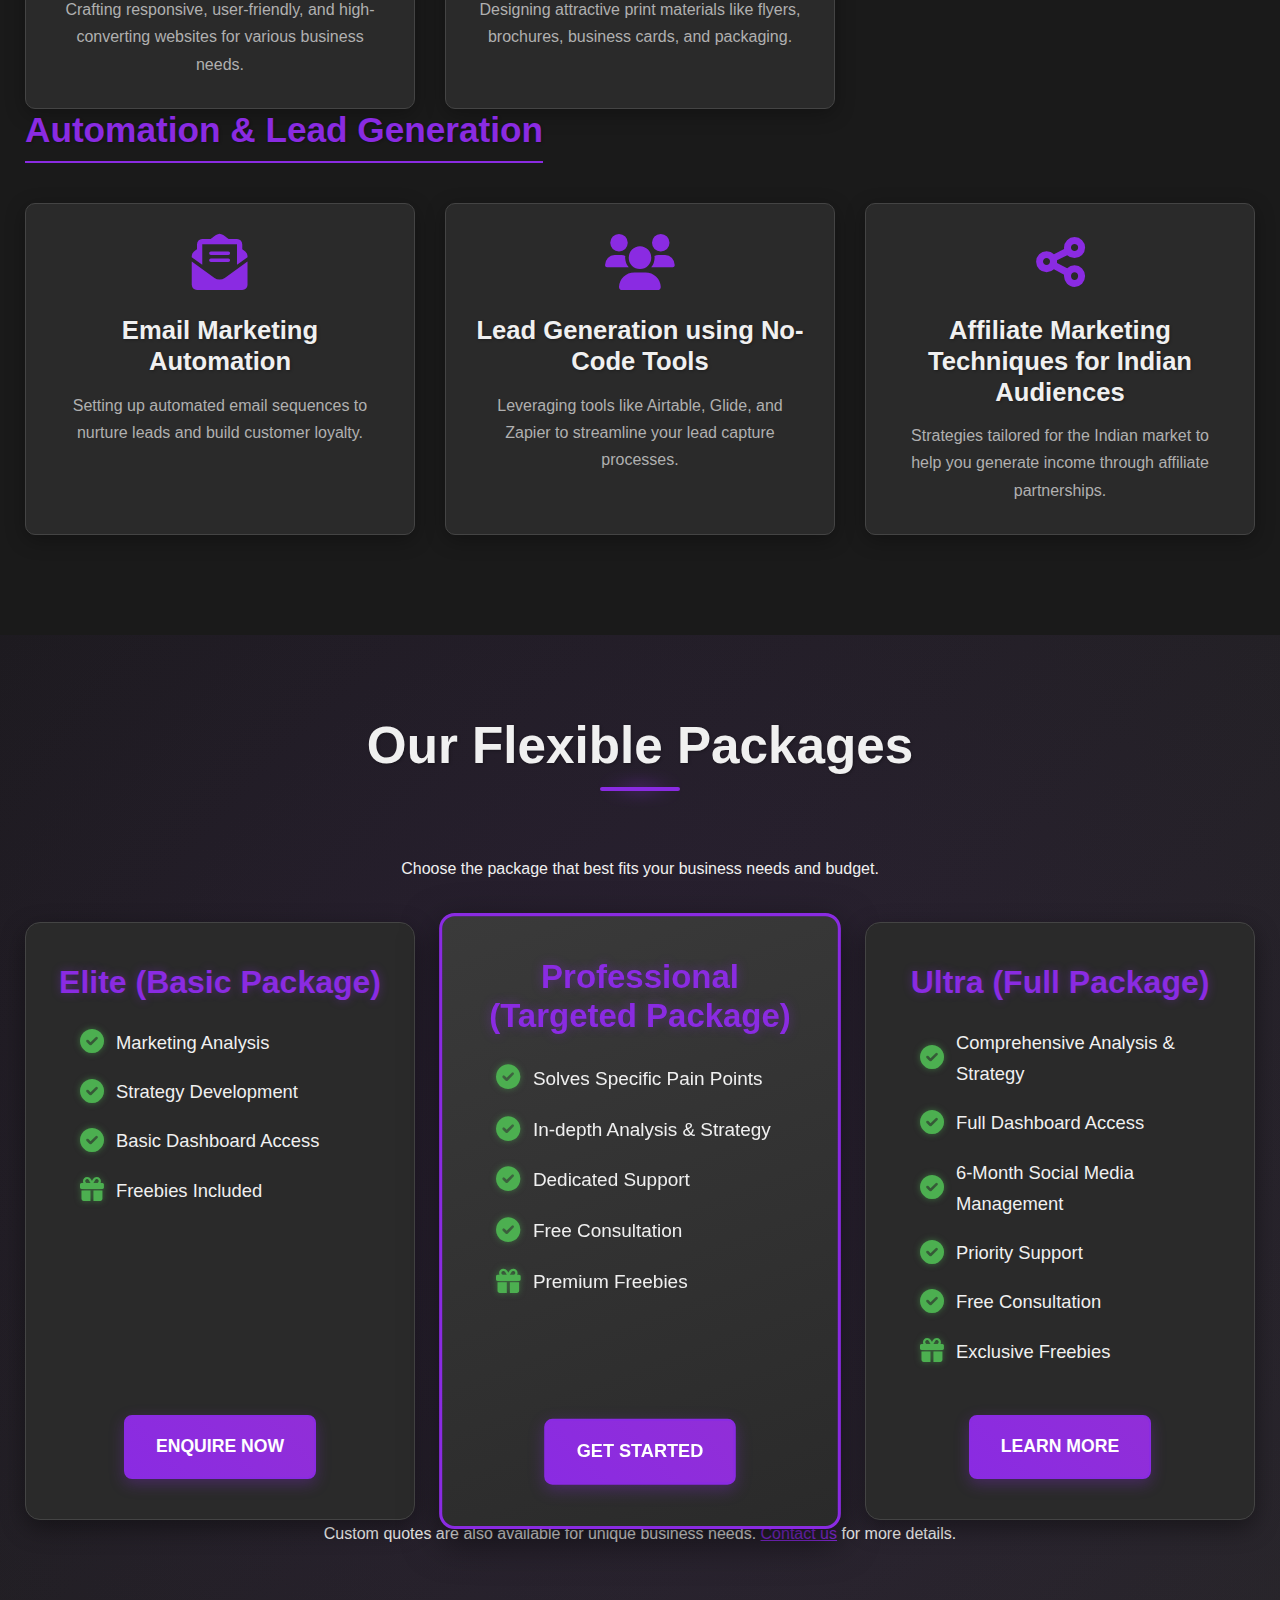
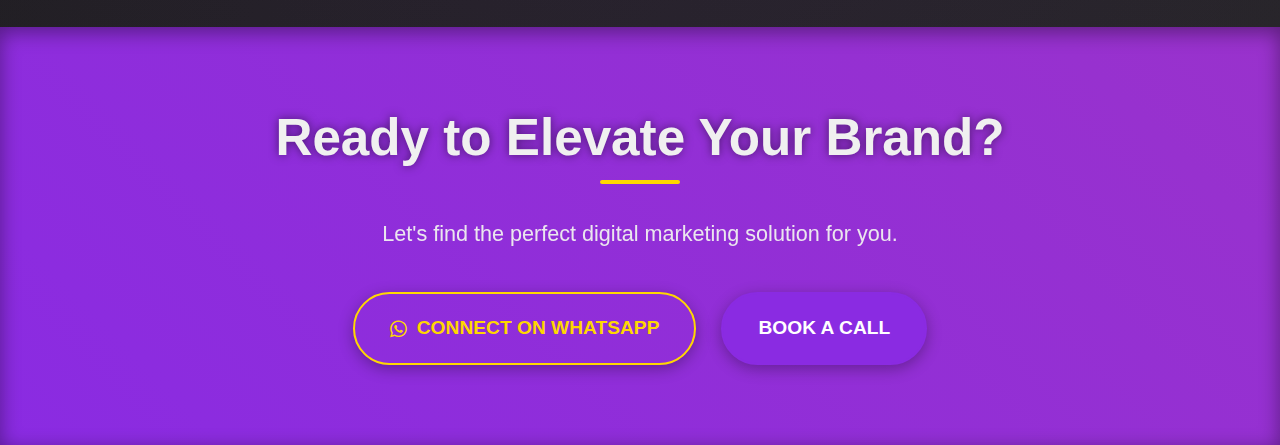
<file: service.html>
<!DOCTYPE html>
<html lang="en">
<head>
    <meta charset="UTF-8">
    <meta name="viewport" content="width=device-width, initial-scale=1.0">
    <title>Our Services - Buylogie Digital Marketing Solutions</title>
    <link rel="preconnect" href="https://fonts.googleapis.com">
    <link rel="preconnect" href="https://fonts.gstatic.com" crossorigin>
    <link href="https://fonts.googleapis.com/css2?family=Poppins:wght@300;400;600;700&family=Playfair+Display:wght@700&display=swap" rel="stylesheet">
    <!-- Link to the general stylesheet -->
    <link rel="stylesheet" href="style.css">
    <!-- Link to the service-specific stylesheet -->
    <link rel="stylesheet" href="service.css">
    <link rel="stylesheet" href="https://cdnjs.cloudflare.com/ajax/libs/font-awesome/6.0.0-beta3/css/all.min.css">
</head>
<body>

    <div id="header-placeholder"></div>

    <main>
        <section class="page-hero service-hero">
            <div class="container">
                <h1>Our Digital Marketing Services</h1>
                <p>Comprehensive solutions designed to accelerate your online growth.</p>
            </div>
        </section>

        <section class="services-list content-block">
            <div class="container">
                <h2>Services We Offer</h2>
                <div class="service-category">
                    <h3>Strategic Marketing & Consulting</h3>
                    <div class="service-grid-list">
                        <div class="service-list-item">
                            <i class="fas fa-chart-line service-list-icon"></i>
                            <h4>Digital Marketing Strategy & Consulting</h4>
                            <p>Developing bespoke strategies that align with your business goals and audience needs.</p>
                        </div>
                        <div class="service-list-item">
                            <i class="fas fa-dollar-sign service-list-icon"></i>
                            <h4>Paid Media & Campaign Management</h4>
                            <p>Optimizing your ad spend across platforms for maximum ROI and lead generation.</p>
                        </div>
                        <div class="service-list-item">
                            <i class="fas fa-search service-list-icon"></i>
                            <h4>SEO, Meta and Google Ads</h4>
                            <p>Enhancing your visibility on search engines and social media with targeted ad campaigns.</p>
                        </div>
                    </div>
                </div>

                <div class="service-category">
                    <h3>Content & Design</h3>
                    <div class="service-grid-list">
                        <div class="service-list-item">
                            <i class="fas fa-camera-retro service-list-icon"></i>
                            <h4>Canva Designs</h4>
                            <p>Creating stunning visuals for social media, cards, packaging, presentations, and more.</p>
                        </div>
                        <div class="service-list-item">
                            <i class="fas fa-instagram service-list-icon"></i>
                            <h4>Instagram Growth Systems & Content Strategy</h4>
                            <p>Building effective strategies to grow your Instagram presence and engage your audience.</p>
                        </div>
                        <div class="service-list-item">
                            <i class="fas fa-paint-brush service-list-icon"></i>
                            <h4>Designing Services</h4>
                            <p>Comprehensive design solutions including branding, marketing collaterals, and digital assets.</p>
                        </div>
                        <div class="service-list-item">
                            <i class="fas fa-desktop service-list-icon"></i>
                            <h4>Web Design & Development</h4>
                            <p>Crafting responsive, user-friendly, and high-converting websites for various business needs.</p>
                        </div>
                        <div class="service-list-item">
                            <i class="fas fa-print service-list-icon"></i>
                            <h4>Canva-based Print Media Design</h4>
                            <p>Designing attractive print materials like flyers, brochures, business cards, and packaging.</p>
                        </div>
                    </div>
                </div>

                <div class="service-category">
                    <h3>Automation & Lead Generation</h3>
                    <div class="service-grid-list">
                        <div class="service-list-item">
                            <i class="fas fa-envelope-open-text service-list-icon"></i>
                            <h4>Email Marketing Automation</h4>
                            <p>Setting up automated email sequences to nurture leads and build customer loyalty.</p>
                        </div>
                        <div class="service-list-item">
                            <i class="fas fa-users service-list-icon"></i>
                            <h4>Lead Generation using No-Code Tools</h4>
                            <p>Leveraging tools like Airtable, Glide, and Zapier to streamline your lead capture processes.</p>
                        </div>
                        <div class="service-list-item">
                            <i class="fas fa-share-alt service-list-icon"></i>
                            <h4>Affiliate Marketing Techniques for Indian Audiences</h4>
                            <p>Strategies tailored for the Indian market to help you generate income through affiliate partnerships.</p>
                        </div>
                    </div>
                </div>
            </div>
        </section>

        <section class="packages-section bg-light content-block">
            <div class="container">
                <h2>Our Flexible Packages</h2>
                <p class="lead-text">Choose the package that best fits your business needs and budget.</p>
                <div class="package-grid">
                    <div class="package-card">
                        <h3>Elite (Basic Package)</h3>
                        <ul>
                            <li><i class="fas fa-check-circle"></i> Marketing Analysis</li>
                            <li><i class="fas fa-check-circle"></i> Strategy Development</li>
                            <li><i class="fas fa-check-circle"></i> Basic Dashboard Access</li>
                            <li><i class="fas fa-gift"></i> Freebies Included</li>
                        </ul>
                        <a href="https://wa.me/918004015099?text=Hi%2C%20I%27m%20interested%20in%20the%20Elite%20(Basic)%20Package.%20Please%20share%20more%20details." target="_blank" class="btn btn-primary">Enquire Now</a>
                    </div>
                    <div class="package-card featured">
                        <h3>Professional (Targeted Package)</h3>
                        <ul>
                            <li><i class="fas fa-check-circle"></i> Solves Specific Pain Points</li>
                            <li><i class="fas fa-check-circle"></i> In-depth Analysis & Strategy</li>
                            <li><i class="fas fa-check-circle"></i> Dedicated Support</li>
                            <li><i class="fas fa-check-circle"></i> Free Consultation</li>
                            <li><i class="fas fa-gift"></i> Premium Freebies</li>
                        </ul>
                        <a href="https://wa.me/918004015099?text=Hi%2C%20I%27m%20interested%20in%20the%20Professional%20(Targeted)%20Package.%20Please%20share%20more%20details." target="_blank" class="btn btn-primary">Get Started</a>
                    </div>
                    <div class="package-card">
                        <h3>Ultra (Full Package)</h3>
                        <ul>
                            <li><i class="fas fa-check-circle"></i> Comprehensive Analysis & Strategy</li>
                            <li><i class="fas fa-check-circle"></i> Full Dashboard Access</li>
                            <li><i class="fas fa-check-circle"></i> 6-Month Social Media Management</li>
                            <li><i class="fas fa-check-circle"></i> Priority Support</li>
                            <li><i class="fas fa-check-circle"></i> Free Consultation</li>
                            <li><i class="fas fa-gift"></i> Exclusive Freebies</li>
                        </ul>
                        <a href="https://wa.me/918004015099?text=Hi%2C%20I%27m%20interested%20in%20the%20Ultra%20(Full)%20Package.%20Please%20share%20more%20details." target="_blank" class="btn btn-primary">Learn More</a>
                    </div>
                </div>
                <p class="text-center mt-4">Custom quotes are also available for unique business needs. <a href="https://wa.me/918004015099?text=Hi%2C%20I%27m%20interested%20in%20a%20custom%20quote%20for%20my%20business%20needs.%20Please%20get%20in%20touch." target="_blank">Contact us</a> for more details.</p>
            </div>
        </section>

        <section class="cta-section" id="contact">
            <div class="container">
                <h2>Ready to Elevate Your Brand?</h2>
                <p>Let's find the perfect digital marketing solution for you.</p>
                <div class="cta-buttons">
                    <a href="https://wa.me/918004015099?text=Hi%2C%20I%27m%20interested%20in%20your%20digital%20marketing%20services.%20Please%20connect%20with%20me." target="_blank" class="btn btn-whatsapp"><i class="fab fa-whatsapp"></i> Connect on WhatsApp</a>
                    <a href="https://wa.me/918004015099?text=Hi%2C%20I%27d%20like%20to%20book%20a%20call%20to%20discuss%20my%20project%20requirements." target="_blank" class="btn btn-primary">Book a Call</a>
                </div>
            </div>
        </section>
    </main>

    <!-- Placeholder for the dynamically loaded footer -->
    <div id="footer-placeholder"></div>

    <script src="script.js"></script>
</body>
</html>
</file>
<file: style.css>
/* General Body & Typography */
:root {
    --color-black: #0D0D0D;
    --color-purple: #8A2BE2;
    --color-gold: #FFD700;
    --color-white: #FFFFFF;
    --color-grey-light: #e0e0e0;
    --color-grey-dark: #1A1A1A; /* MODIFIED: Darker for better contrast */
    --font-primary: 'Open Sans', sans-serif; /* UPDATED */
    --font-secondary: 'Montserrat', sans-serif; /* UPDATED */

    --max-width: 1280px;
    --header-height: 80px;
    --border-radius-soft: 12px; /* NEW: Reusable border-radius */
    --transition-smooth: 0.4s cubic-bezier(0.25, 0.8, 0.25, 1); /* NEW: Reusable transition */
}


/* Base Styles */
* {
    margin: 0;
    padding: 0;
    box-sizing: border-box;
}

html {
    scroll-behavior: smooth;
}

body {
    font-family: var(--font-primary);
    line-height: 1.7;
    color: var(--color-white);
    background-color: var(--color-black);
    overflow-x: hidden;
}

/* Hero Section */
.hero-section {
    position: relative;
    min-height: 100vh; /* Ensures it takes full viewport height */
    display: flex;
    align-items: center; /* Vertically centers the hero-wrapper */
    justify-content: center; /* Horizontally centers the hero-wrapper */
    padding-top: var(--header-height); /* Accounts for fixed header */
    overflow: hidden; /* Hides any overflowing background elements */
    background-color: var(--color-black); /* Fallback/base dark background */
}

/* NEW: Animated Background (Ken Burns Effect) */
.hero-section::before {
    content: '';
    position: absolute;
    top: 0;
    left: 0;
    width: 100%;
    height: 100%;
    /* Dark overlay to ensure text readability over the background image */
    background: linear-gradient(rgba(0,0,0,0.75), rgba(0,0,0,0.75)),
                url('https://images.unsplash.com/photo-1549923746-c50f0c05a121?crop=entropy&cs=tinysrgb&fit=max&fm=jpg&ixid=M3w1MDcxMzJ8MHwxfHNlYXJjaHw3MHx8ZGlnaXRhbCUyMG1hcmtldGluZyUyMGJhY2tncm91bmR8ZW58MHx8fHwxNzIwMjY4Njc1fDA&ixlib=rb-4.0.3&q=80&w=1080') no-repeat center center/cover;
    background-size: cover; /* Ensure background covers the area */
    animation: kenBurns 25s ease-out infinite; /* Apply Ken Burns animation */
    z-index: 1; /* Place behind the main content */
}

@keyframes kenBurns {
    0% { transform: scale(1.05); }
    100% { transform: scale(1); }
}

.hero-wrapper {
    position: relative; /* Essential for z-index to work against ::before */
    z-index: 2; /* Ensures content is above the animated background */
    display: flex;
    align-items: center; /* Aligns items (image and content) vertically in the center */
    justify-content: space-between; /* Pushes image to left, content to right */
    max-width: var(--max-width); /* Uses your global max-width */
    margin: 0 auto; /* Centers the wrapper horizontally */
    padding: 0 25px; /* Consistent horizontal padding */
    min-height: calc(100vh - var(--header-height)); /* Ensures wrapper fills available height */
    flex-wrap: wrap; /* Allows image and content to stack on smaller screens */
    text-align: left; /* Default text alignment for content column */
}

.hero-image {
    flex: 1; /* Allows the image container to take available space */
    min-width: 320px; /* Minimum width before wrapping */
    padding-right: 40px; /* Space between image and text content */
    text-align: center; /* Centers the image within its flex item */
    display: flex; /* Use flex to center the image vertically if it's smaller */
    align-items: center;
    justify-content: center;
}

.hero-image img {
    max-width: 100%; /* Ensures image is responsive */
    height: auto; /* Maintains aspect ratio */
    border-radius: 50%; /* Makes the image circular */
    object-fit: cover; /* Ensures the image covers the circular area without distortion */
    width: 380px; /* Set a fixed width for the circular image */
    height: 380px; /* Set a fixed height for the circular image */
    /* Add a glowing border effect around the circular image */
    box-shadow: 0 0 0 8px var(--color-purple), /* Inner purple border */
                0 0 0 16px rgba(138, 43, 226, 0.4), /* Outer purple glow */
                0 15px 40px rgba(0, 0, 0, 0.6); /* Main shadow */
    transition: transform 0.4s ease, box-shadow 0.4s ease; /* Smooth transition for hover effect */
    opacity: 1; /* Explicitly ensure full opacity for the main image */
}

.hero-image img:hover {
    transform: scale(1.02) rotate(2deg); /* Subtle zoom and rotation on hover */
    /* Change shadow on hover to gold glow */
    box-shadow: 0 0 0 8px var(--color-gold), /* Inner gold border */
                0 0 0 16px rgba(255, 215, 0, 0.4), /* Outer gold glow */
                0 15px 40px rgba(0, 0, 0, 0.8); /* Stronger main shadow */
}

.hero-content {
    flex: 1; /* Allows the content container to take available space */
    min-width: 320px; /* Minimum width before wrapping */
    padding-left: 40px; /* Space between image and text content */
    text-align: left; /* Ensures headings and paragraphs align left */
}

.hero-content h1 {
    margin-bottom: 1.5rem;
    color: var(--color-white);
    /* Stronger, more vibrant text shadow for impact */
    text-shadow: 0 0 20px var(--color-purple), 0 0 35px rgba(138, 43, 226, 0.8);
    font-size: clamp(2.8rem, 6vw, 5rem); /* Fluid font size from general H1 */
}

.hero-content .subheadline {
    font-size: 1.6rem;
    margin-bottom: 3.5rem; /* Increased margin for better separation from buttons */
    color: var(--color-grey-light);
    opacity: 0.95;
    font-weight: 300;
}

.hero-ctas {
    display: flex;
    justify-content: flex-start; /* Aligns buttons to the left */
    gap: 30px; /* Increased gap for better spacing between buttons */
    flex-wrap: wrap; /* Allows buttons to wrap on smaller screens */
    /* No margin-top needed here if it's inside hero-content, as subheadline's margin-bottom handles spacing */
}

/* Responsive Adjustments for Hero Section */
@media (max-width: 992px) {
    .hero-wrapper {
        flex-direction: column; /* Stack image and content vertically */
        text-align: center; /* Center text when stacked */
        padding-top: 60px; /* Adjust padding for stacked layout */
        padding-bottom: 60px;
    }

    .hero-image {
        padding-right: 0; /* Remove horizontal padding when stacked */
        margin-bottom: 40px; /* Space between image and text when stacked */
    }

    .hero-image img {
        width: 280px; /* Adjust size for smaller screens */
        height: 280px;
        /* Adjust shadow for smaller screens if needed */
        box-shadow: 0 0 0 6px var(--color-purple),
                    0 0 0 12px rgba(138, 43, 226, 0.3),
                    0 10px 25px rgba(0, 0, 0, 0.5);
    }

    .hero-content {
        padding-left: 0; /* Remove horizontal padding when stacked */
    }

    .hero-content h1,
    .hero-content .subheadline {
        text-align: center; /* Center text elements when stacked */
    }

    .hero-ctas {
        justify-content: center; /* Center buttons when stacked */
    }
}

@media (max-width: 600px) {
    .hero-content h1 {
        font-size: 2.5rem; /* Smaller heading on very small screens */
    }

    .hero-content .subheadline {
        font-size: 1.2rem; /* Smaller subheadline on very small screens */
        margin-bottom: 2.5rem; /* Adjust margin for smaller screens */
    }

    .hero-ctas {
        flex-direction: column; /* Stack buttons vertically */
        gap: 15px;
    }

    .hero-image img {
        width: 200px; /* Further adjust size for very small screens */
        height: 200px;
        /* Adjust shadow for very small screens if needed */
        box-shadow: 0 0 0 4px var(--color-purple),
                    0 0 0 8px rgba(138, 43, 226, 0.2),
                    0 8px 20px rgba(0, 0, 0, 0.4);
    }
}


.container {
    max-width: var(--max-width);
    margin: 0 auto;
    padding: 0 25px;
}

/* Headings */
h1, h2, h3, h4, h5, h6 {
    font-family: var(--font-secondary);
    color: var(--color-white);
    margin-bottom: 1.2rem;
    line-height: 1.2;
    text-shadow: 1px 1px 3px rgba(0, 0, 0, 0.3);
}

h1 {
    font-size: clamp(2.8rem, 6vw, 5rem); /* NEW: Fluid font size */
    font-weight: 700;
}

h2 {
    font-size: clamp(2.2rem, 5vw, 3.2rem); /* NEW: Fluid font size */
    font-weight: 700;
    text-align: center;
    margin-bottom: 4rem;
    color: var(--color-white);
    position: relative;
    padding-bottom: 15px;
}

h2::after {
    content: '';
    position: absolute;
    left: 50%;
    bottom: 0;
    transform: translateX(-50%);
    width: 80px;
    height: 4px;
    background: var(--color-purple);
    border-radius: 2px;
}
h2::before {
    content: '';
    position: absolute;
    left: 50%;
    bottom: 0;
    transform: translateX(-50%);
    width: 100px;
    height: 6px;
    background: radial-gradient(circle, var(--color-purple) 0%, transparent 70%);
    filter: blur(8px);
    opacity: 0.7;
    z-index: -1;
}

h3 {
    font-size: clamp(1.8rem, 3vw, 2.2rem); /* NEW: Fluid font size */
    font-weight: 600;
}

/* Links */
a {
    color: var(--color-purple);
    text-decoration: none;
    transition: color 0.3s ease, transform 0.2s ease;
}

a:hover {
    color: var(--color-gold);
    transform: translateY(-2px);
}

/* Buttons */
.btn {
    display: inline-flex;
    align-items: center;
    justify-content: center;
    gap: 10px; /* MODIFIED: Slightly adjusted gap */
    padding: 15px 30px;
    border-radius: 50px;
    font-weight: 700;
    text-transform: uppercase;
    transition: all var(--transition-smooth);
    cursor: pointer;
    border: 2px solid transparent; /* MODIFIED: Border for all buttons for consistency */
    font-size: 1rem;
    box-shadow: 0 4px 15px rgba(0, 0, 0, 0.3);
    position: relative;
    overflow: hidden;
    z-index: 1;
}

.btn::before { /* MODIFIED: Shiny hover effect */
    content: '';
    position: absolute;
    top: 0;
    left: -100%;
    width: 100%;
    height: 100%;
    background: linear-gradient(120deg, transparent, rgba(255, 255, 255, 0.25), transparent);
    transition: all 0.6s cubic-bezier(0.25, 0.8, 0.25, 1);
    z-index: -1;
}

.btn:hover::before {
    left: 100%;
}

.btn-primary {
    background: linear-gradient(45deg, var(--color-purple), #9932CC);
    color: var(--color-white);
    /* NEW: Animated Gradient on Hover */
    background-size: 250% auto;
}

.btn-primary:hover {
    background-position: right center; /* NEW: Moves gradient */
    color: var(--color-white); /* MODIFIED: Keep text white */
    box-shadow: 0 8px 25px rgba(138, 43, 226, 0.5); /* MODIFIED: Purple shadow */
    transform: translateY(-3px) scale(1.05); /* NEW: Add scale effect */
}

.btn-secondary {
    background-color: transparent;
    color: var(--color-gold);
    border: 2px solid var(--color-gold);
}

.btn-secondary:hover {
    background-color: var(--color-gold);
    color: var(--color-black);
    box-shadow: 0 8px 25px rgba(255, 215, 0, 0.4);
    transform: translateY(-3px) scale(1.05); /* NEW: Add scale effect */
}

/* Header */
.main-header {
    /* MODIFIED: Frosted glass effect */
    background-color: rgba(13, 13, 13, 0.6);
    backdrop-filter: blur(10px);
    -webkit-backdrop-filter: blur(10px);
    position: fixed;
    width: 100%;
    top: 0;
    left: 0;
    z-index: 1000;
    padding: 20px 0;
    transition: all 0.3s ease-in-out;
    border-bottom: 1px solid rgba(255, 255, 255, 0.05); /* NEW: Subtle bottom border */
}

.main-header.scrolled {
    padding: 10px 0;
    background-color: rgba(13, 13, 13, 0.85); /* MODIFIED: Darker on scroll */
    box-shadow: 0 3px 15px rgba(0, 0, 0, 0.7);
}

.navbar {
    display: flex;
    justify-content: space-between;
    align-items: center;
    max-width: var(--max-width);
    margin: 0 auto;
    padding: 0 25px;
}

.logo {
    font-family: var(--font-secondary);
    font-size: 2.5rem;
    font-weight: 700;
    color: var(--color-purple);
    text-shadow: 1px 1px 5px rgba(138, 43, 226, 0.5);
    transition: all var(--transition-smooth); /* NEW: Smooth transition for logo */
}

.logo:hover {
    color: var(--color-gold);
    text-shadow: 1px 1px 8px rgba(255, 215, 0, 0.7);
    transform: scale(1.05); /* NEW: Slight scale on hover */
}

.nav-links {
    list-style: none;
    display: flex;
    gap: 40px;
}

.nav-links a {
    color: var(--color-white);
    font-weight: 600;
    position: relative;
    padding-bottom: 8px;
    font-size: 1.05rem;
}

.nav-links a::after {
    content: '';
    position: absolute;
    width: 0%;
    height: 3px;
    display: block;
    margin-top: 5px;
    left: 50%;
    transform: translateX(-50%);
    background: var(--color-gold);
    transition: width 0.3s ease;
}

.nav-links a:hover::after, .nav-links a.active::after { /* NEW: Active state for current page */
    width: 100%;
}

.hamburger {
    display: none;
    flex-direction: column;
    cursor: pointer;
    gap: 6px;
    padding: 5px;
    z-index: 1001; /* NEW: Ensure it's above other elements */
}

.hamburger .bar {
    width: 30px;
    height: 4px;
    background-color: var(--color-white);
    transition: all 0.3s ease;
    border-radius: 2px;
}

.hamburger.active .bar:nth-child(1) {
    transform: translateY(10px) rotate(45deg);
}
.hamburger.active .bar:nth-child(2) {
    opacity: 0;
}
.hamburger.active .bar:nth-child(3) {
    transform: translateY(-10px) rotate(-45deg);
}

/* Hero Section */
.hero-section {
    position: relative;
    min-height: 100vh;
    display: flex;
    align-items: center;
    justify-content: center;
    text-align: center;
    padding-top: var(--header-height);
    overflow: hidden; /* NEW: Hide overflowing pseudo-elements */
}

/* NEW: Animated Background (Ken Burns Effect) */
.hero-section::before {
    content: '';
    position: absolute;
    top: 0; left: 0;
    width: 100%; height: 100%;
    background: linear-gradient(rgba(0,0,0,0.7), rgba(0,0,0,0.7)), url('https://images.unsplash.com/photo-1549923746-c50f0c05a121?crop=entropy&cs=tinysrgb&fit=max&fm=jpg&ixid=M3w1MDcxMzJ8MHwxfHNlYXJjaHw3MHx8ZGlnaXRhbCUyMG1hcmtldGluZyUyMGJhY2tncm91bmR8ZW58MHx8fHwxNzIwMjY4Njc1fDA&ixlib=rb-4.0.3&q=80&w=1080') no-repeat center center/cover;
    animation: kenBurns 25s ease-out infinite;
    z-index: 1;
}

@keyframes kenBurns {
    0% { transform: scale(1.05); }
    100% { transform: scale(1); }
}

.hero-content {
    position: relative;
    z-index: 2;
    max-width: 900px;
    padding: 30px;
}

.hero-content h1 {
    margin-bottom: 1.5rem;
    color: var(--color-white);
    text-shadow: 0 0 15px var(--color-purple), 0 0 25px rgba(138, 43, 226, 0.6);
}

.hero-content .subheadline {
    font-size: 1.6rem;
    margin-bottom: 3.5rem;
    color: var(--color-grey-light);
    opacity: 0.95;
    font-weight: 300;
}

.hero-ctas {
    display: flex;
    justify-content: center;
    gap: 30px;
    flex-wrap: wrap;
}

/* NEW: Reusable Animation Classes */
.animate-on-scroll {
    opacity: 0;
    transition: opacity 0.8s ease-out, transform 0.8s ease-out;
}

.fade-in {
    opacity: 0;
}

.fade-in-up {
    transform: translateY(50px);
}

.fade-in-left {
    transform: translateX(-50px);
}

.fade-in-right {
    transform: translateX(50px);
}

.animate-on-scroll.visible {
    opacity: 1;
    transform: translate(0, 0);
}


/* Sections General Styling */
section {
    padding: 100px 0;
    position: relative;
    overflow: hidden;
    background-color: var(--color-black);
}

section:nth-child(even) {
    background-color: var(--color-grey-dark);
}

/* Core Services Showcase */
.services-showcase {
    text-align: center;
}

.service-grid {
    display: grid;
    grid-template-columns: repeat(auto-fit, minmax(320px, 1fr));
    gap: 40px;
    margin-top: 50px;
}

.service-item {
    background-color: #1F1F1F;
    padding: 50px 30px;
    border-radius: var(--border-radius-soft);
    text-align: center;
    transition: transform 0.4s ease, box-shadow 0.4s ease, border-color 0.4s ease; /* MODIFIED: Smoother transition */
    border-bottom: 6px solid var(--color-purple);
    position: relative;
    overflow: hidden;
    box-shadow: 0 10px 30px rgba(0, 0, 0, 0.4);
}

.service-item:hover {
    transform: translateY(-15px);
    box-shadow: 0 20px 40px rgba(0, 0, 0, 0.6), 0 0 20px var(--color-purple);
    border-color: var(--color-gold);
}

.service-icon {
    font-size: 4rem;
    color: var(--color-purple);
    margin-bottom: 25px;
    text-shadow: 0 0 10px rgba(138, 43, 226, 0.5);
    transition: transform 0.4s ease, color 0.4s ease; /* NEW: Animate icon */
}

.service-item:hover .service-icon {
    transform: scale(1.1) rotate(5deg); /* NEW: Animate icon on hover */
    color: var(--color-gold);
}

.service-item h3 {
    color: var(--color-gold);
    margin-bottom: 15px;
    font-size: 2rem;
}

.service-item p {
    color: var(--color-grey-light);
    margin-bottom: 25px;
}

/* Why Choose Us */
.why-item {
    background-color: #1F1F1F;
    padding: 40px;
    border-radius: var(--border-radius-soft);
    border: 1px solid rgba(255, 255, 255, 0.08);
    transition: background-color 0.3s ease, transform 0.3s ease;
    box-shadow: 0 5px 15px rgba(0, 0, 0, 0.2);
    position: relative;
    z-index: 1;
}

/* MODIFIED: Glowing border effect */
.why-item::before {
    content: '';
    position: absolute;
    inset: -1px;
    border-radius: var(--border-radius-soft);
    background: conic-gradient(from 180deg at 50% 50%, var(--color-purple), var(--color-gold), var(--color-purple));
    opacity: 0;
    transition: opacity 0.4s ease;
    z-index: -1;
}

.why-item:hover::before {
    opacity: 1;
    animation: rotateGradient 4s linear infinite; /* NEW: Animated gradient rotation */
}

@keyframes rotateGradient {
    from { transform: rotate(0deg); }
    to { transform: rotate(360deg); }
}

.why-item:hover {
    background-color: #2A2A2A;
    transform: translateY(-5px);
}

/* Founder Spotlight */
.founder-content {
    display: flex;
    flex-direction: row;
    gap: 60px;
    align-items: center;
    justify-content: center;
    text-align: left;
    flex-wrap: wrap;
}

.founder-photo {
    width: 320px;
    height: 320px;
    border-radius: 50%;
    object-fit: cover;
    border: 6px solid var(--color-purple);
    box-shadow: 0 0 0 15px rgba(138, 43, 226, 0.2), 0 0 25px rgba(138, 43, 226, 0.6);
    transition: all 0.4s ease;
}

.founder-photo:hover {
    border-color: var(--color-gold);
    box-shadow: 0 0 0 15px rgba(255, 215, 0, 0.2), 0 0 30px rgba(255, 215, 0, 0.8);
    transform: scale(1.03) rotate(1deg); /* MODIFIED: Add subtle rotation */
}

.founder-text h2 {
    text-align: left;
}

/* Footer */
.main-footer {
    background-color: #080808;
    color: var(--color-grey-light);
    padding: 80px 0 30px;
    font-size: 0.95rem;
    border-top: 5px solid var(--color-purple);
}

/* ... rest of your CSS ... */
/* NOTE: The existing CSS for Client Logos, Testimonials, CTA, and Footer is already quite good. */
/* The scroll animations will bring them to life. Below are crucial responsive fixes. */

/* Responsive Design Adjustments */
@media (max-width: 992px) {
    .founder-content {
        flex-direction: column;
        text-align: center;
        gap: 40px;
    }

    .founder-text h2 {
        text-align: center;
    }
    .founder-text blockquote {
        text-align: center;
        padding-left: 0;
    }
    
    /* MODIFIED: Better position for centered quote mark */
    .founder-text blockquote::before {
        left: 50%;
        transform: translateX(-50%);
        top: -20px; 
    }
}

@media (max-width: 768px) {
    .nav-links {
        display: flex; /* MODIFIED: Always flex, use transform to hide */
        flex-direction: column;
        position: fixed; /* MODIFIED: Use fixed to cover viewport */
        top: 0;
        left: 0;
        width: 100%;
        height: 100vh; /* MODIFIED: Full height */
        background-color: var(--color-black);
        padding-top: 100px; /* MODIFIED: More space from top */
        z-index: 1000;
        justify-content: center; /* NEW: Center items vertically */
        align-items: center; /* NEW: Center items horizontally */
        transform: translateX(100%); /* NEW: Hide off-screen */
        transition: transform 0.5s cubic-bezier(0.77, 0, 0.175, 1); /* NEW: Smooth slide-in */
    }

    .nav-links.active {
        transform: translateX(0); /* NEW: Slide in */
    }

    .nav-links li {
        text-align: center;
        margin: 20px 0; /* MODIFIED: Increased margin */
        opacity: 0; /* NEW: For staggered animation */
        transform: translateY(20px);
        animation: navLinkFade 0.5s ease forwards;
    }
    
    .nav-links.active li {
        animation-delay: calc(0.1s * var(--i)); /* NEW: Staggered animation delay */
    }
    
    /* NEW: Staggered animation keyframes for menu items */
    @keyframes navLinkFade {
        to {
            opacity: 1;
            transform: translateY(0);
        }
    }

    .nav-cta {
        display: none;
    }

    .hamburger {
        display: flex;
    }

    .hero-ctas {
        flex-direction: column;
        gap: 18px;
    }
    
    .service-grid, .why-grid, .testimonial-grid, .footer-content {
        grid-template-columns: 1fr;
    }
}

/* ... rest of your media queries are good ... */

.founder-text .founder-name {
    font-size: 1.25rem; /* Larger name */
    font-weight: 600;
    color: var(--color-gold);
    margin-top: 15px;
    display: block;
}

/* Testimonials */
.testimonials {
    text-align: center;
}

.testimonial-grid {
    display: grid;
    grid-template-columns: repeat(auto-fit, minmax(300px, 1fr));
    gap: 40px;
    margin-top: 50px;
}

.testimonial-item {
    background-color: #1F1F1F;
    padding: 40px;
    border-radius: 12px;
    box-shadow: 0 8px 25px rgba(0, 0, 0, 0.3); /* Stronger shadow */
    border-left: 6px solid var(--color-gold); /* Thicker border */
    text-align: left;
    transition: transform 0.3s ease, box-shadow 0.3s ease;
}

.testimonial-item:hover {
    transform: translateY(-8px);
    box-shadow: 0 15px 35px rgba(0, 0, 0, 0.5), 0 0 15px rgba(255, 215, 0, 0.3); /* Stronger shadow with gold glow */
}

.testimonial-item .quote {
    font-size: 1.2rem; /* Larger quote */
    font-style: italic;
    margin-bottom: 20px;
    color: var(--color-white);
    line-height: 1.6;
}

.testimonial-item .client-name {
    font-weight: 700; /* Bolder name */
    color: var(--color-purple);
    font-size: 1.05rem;
}

/* CTA Section */
.cta-section {
    background: linear-gradient(45deg, var(--color-purple), #9932CC); /* Gradient background */
    text-align: center;
    padding: 80px 0; /* More padding */
    color: var(--color-white);
    box-shadow: inset 0 5px 20px rgba(0, 0, 0, 0.4); /* Inner shadow */
}

.cta-section h2 {
    color: var(--color-white);
    margin-bottom: 2rem;
    text-shadow: 0 0 10px rgba(0, 0, 0, 0.5);
}

.cta-section h2::after, .cta-section h2::before {
    background: var(--color-gold); /* Gold underline for CTA heading */
}

.cta-section p {
    font-size: 1.35rem; /* Larger text */
    margin-bottom: 40px;
    font-weight: 300;
    opacity: 0.95;
}

.cta-buttons {
    display: flex;
    justify-content: center;
    gap: 25px;
    flex-wrap: wrap;
}

.cta-buttons .btn {
    padding: 18px 35px; /* Even larger buttons */
    font-size: 1.2rem;
    border-radius: 50px;
    font-weight: 700;
}

.cta-buttons .btn-primary {
    background: var(--color-gold);
    color: var(--color-black);
}

.cta-buttons .btn-primary:hover {
    background: var(--color-white);
    color: var(--color-black);
    box-shadow: 0 10px 30px rgba(255, 255, 255, 0.5);
}

.cta-buttons .btn-whatsapp {
    border: 2px solid var(--color-gold);
    background-color: transparent;
    color: var(--color-gold);
}

.cta-buttons .btn-whatsapp:hover {
    background-color: var(--color-gold);
    color: var(--color-black);
    box-shadow: 0 10px 30px rgba(255, 215, 0, 0.5);
}

/* Footer */
.main-footer {
    background-color: #080808; /* Even darker, almost pure black */
    color: var(--color-grey-light);
    padding: 80px 0 30px; /* More padding */
    font-size: 0.95rem;
    border-top: 5px solid var(--color-purple); /* Purple line on top */
}

.footer-content {
    display: grid;
    grid-template-columns: repeat(auto-fit, minmax(240px, 1fr)); /* Larger min-width */
    gap: 40px; /* More gap */
    margin-bottom: 50px;
}

.footer-col h3 {
    color: var(--color-gold);
    margin-bottom: 25px; /* More margin */
    font-size: 1.4rem;
    text-shadow: none; /* Remove shadow for footer headings */
}

.footer-col p {
    margin-bottom: 12px;
}

.footer-col ul {
    list-style: none;
}

.footer-col ul li {
    margin-bottom: 12px;
}

.footer-col ul li a {
    color: var(--color-grey-light);
    font-weight: 300; /* Lighter font weight */
}

.footer-col ul li a:hover {
    color: var(--color-gold);
    text-decoration: underline;
}

.footer-col .social-links {
    margin-top: 25px;
    display: flex;
    gap: 20px; /* More gap */
}

.social-links a {
    color: var(--color-purple);
    font-size: 1.8rem; /* Larger icons */
    transition: transform 0.3s ease, color 0.3s ease;
}

.social-links a:hover {
    color: var(--color-gold);
    transform: translateY(-3px) scale(1.1); /* Lift and slight scale */
}

.newsletter-form {
    display: flex;
    flex-direction: column;
    gap: 15px;
}

.newsletter-form input[type="email"] {
    padding: 12px; /* More padding */
    border: 1px solid var(--color-grey-dark);
    border-radius: 8px; /* Softer corners */
    background-color: #1A1A1A; /* Slightly lighter input background */
    color: var(--color-white);
    font-size: 1rem;
    box-shadow: inset 0 1px 3px rgba(0, 0, 0, 0.4);
}

.newsletter-form input[type="email"]::placeholder {
    color: var(--color-grey-light);
    opacity: 0.7;
}

.newsletter-form button {
    padding: 12px 25px;
    background-color: var(--color-gold);
    color: var(--color-black);
    border: none;
    border-radius: 8px;
    cursor: pointer;
    transition: background-color 0.3s ease, transform 0.2s ease, box-shadow 0.3s ease;
    font-weight: 600;
}

.newsletter-form button:hover {
    background-color: var(--color-white);
    transform: translateY(-2px);
    box-shadow: 0 5px 15px rgba(255, 255, 255, 0.2);
}

.footer-bottom {
    text-align: center;
    border-top: 1px solid rgba(255, 255, 255, 0.08); /* Finer border */
    padding-top: 25px;
    margin-top: 50px;
    color: var(--color-grey-light);
    font-size: 0.9rem;
}



/* Responsive Design Adjustments */
@media (max-width: 1024px) {
    .nav-links {
        gap: 30px;
    }

    .hero-content h1 {
        font-size: 4rem;
    }

    .hero-content .subheadline {
        font-size: 1.4rem;
    }

    h2 {
        font-size: 2.8rem;
    }
}

@media (max-width: 992px) {
    .nav-links {
        gap: 25px;
    }

    .hero-content h1 {
        font-size: 3.5rem;
    }

    .hero-content .subheadline {
        font-size: 1.3rem;
    }

    .founder-content {
        flex-direction: column;
        text-align: center;
        gap: 40px;
    }

    .founder-text h2 {
        text-align: center;
        font-size: 3rem;
    }
    .founder-text blockquote {
        text-align: center;
        padding-left: 0;
    }
    .founder-text blockquote::before {
        left: 50%;
        transform: translateX(-50%);
        top: -10px; /* Adjust if needed */
    }
}

@media (max-width: 768px) {
    .nav-links {
        display: none;
        flex-direction: column;
        position: absolute;
        top: var(--header-height);
        left: 0;
        width: 100%;
        background-color: rgba(13, 13, 13, 0.98);
        padding: 30px 0;
        box-shadow: 0 5px 20px rgba(0, 0, 0, 0.4);
        z-index: 999;
        border-bottom-left-radius: 10px;
        border-bottom-right-radius: 10px;
    }

    .nav-links.active {
        display: flex;
    }

    .nav-links li {
        text-align: center;
        margin: 15px 0;
    }

    .nav-cta {
        display: none;
    }

    .hamburger {
        display: flex;
    }

    .hero-content h1 {
        font-size: 2.8rem;
    }

    .hero-content .subheadline {
        font-size: 1.1rem;
    }

    .hero-ctas {
        flex-direction: column;
        gap: 18px;
    }

    h2 {
        font-size: 2.2rem;
        margin-bottom: 3rem;
    }
    h2::after, h2::before {
        width: 60px;
    }

    .service-grid, .why-grid, .testimonial-grid, .footer-content {
        grid-template-columns: 1fr;
    }

    .service-item, .why-item, .testimonial-item {
        padding: 35px 25px;
    }

    .founder-photo {
        width: 250px;
        height: 250px;
        border-width: 4px;
        box-shadow: 0 0 0 10px rgba(138, 43, 226, 0.2), 0 0 20px rgba(138, 43, 226, 0.6);
    }

    .founder-text blockquote {
        font-size: 1.3rem;
    }
    .founder-text blockquote::before {
        font-size: 4rem;
    }
}

@media (max-width: 480px) {
    .container {
        padding: 0 15px;
    }

    h1 {
        font-size: 2.2rem;
    }

    h2 {
        font-size: 1.9rem;
        margin-bottom: 2.5rem;
    }

    h3 {
        font-size: 1.7rem;
    }

    .btn {
        padding: 12px 25px;
        font-size: 0.9rem;
    }

    .hero-ctas {
        gap: 12px;
    }

    .logo {
        font-size: 2rem;
    }

    .logo-carousel img {
        height: 40px;
        gap: 30px;
    }

    .footer-content {
        padding: 0 15px;
    }
}
</file>
<file: aboutus.css>
/* aboutus.css - Enhanced styles for the About Us page */

/* Define main colors for this page */
:root {
    --about-bg-dark: #0a0a0a;
    --about-bg-secondary: #1a1a1a;
    --about-purple-accent: #8A2BE2;
    --about-purple-light: #a855f7;
    --about-purple-dark: #6b21a8;
    --about-text-light: #f8fafc;
    --about-text-gray: #cbd5e1;
    --about-card-bg: #1e1e1e;
    --about-border-color: #374151;
    --about-gradient: linear-gradient(135deg, #8A2BE2 0%, #6b21a8 100%);
    --about-accent-gradient: linear-gradient(135deg, #a855f7 0%, #8A2BE2 100%);
}

/* Apply dark background to the main content areas */
body {
    background-color: var(--about-bg-dark);
    color: var(--about-text-light);
    font-family: 'Poppins', sans-serif;
}

/* Page Hero Section */
.page-hero.about-hero {
    background: var(--about-bg-dark);
    background-image: radial-gradient(circle at 50% 50%, rgba(138, 43, 226, 0.1) 0%, transparent 50%);
    border-bottom: 3px solid var(--about-purple-accent);
    color: var(--about-text-light);
    padding: 120px 0 80px;
    text-align: center;
    position: relative;
    overflow: hidden;
}

.page-hero.about-hero::before {
    content: '';
    position: absolute;
    top: -50%;
    left: -50%;
    width: 200%;
    height: 200%;
    background: conic-gradient(from 0deg, transparent, rgba(138, 43, 226, 0.1), transparent);
    animation: rotate 20s linear infinite;
    z-index: 1;
}

.page-hero .container {
    position: relative;
    z-index: 2;
}

.page-hero.about-hero h1 {
    font-family: 'Playfair Display', serif;
    font-size: 3.5rem;
    font-weight: 800;
    color: var(--about-text-light);
    margin-bottom: 1rem;
    text-shadow: 0 0 30px rgba(138, 43, 226, 0.5);
}

.page-hero.about-hero p {
    font-size: 1.3rem;
    color: var(--about-text-gray);
    font-weight: 300;
}

@keyframes rotate {
    0% { transform: rotate(0deg); }
    100% { transform: rotate(360deg); }
}

/* About Me Section */
.about-me-section {
    padding: 100px 0;
    background: var(--about-bg-secondary);
}

.about-content-wrapper {
    display: flex;
    gap: 60px;
    align-items: flex-start;
    justify-content: center;
}

/* Enhanced Image Container */
.about-image-container {
    flex-shrink: 0;
    position: relative;
    text-align: center;
}

.about-profile-image {
    width: 400px;
    height: 400px;
    border-radius: 50%;
    object-fit: cover;
    border: 5px solid var(--about-purple-accent);
    box-shadow: 0 20px 60px rgba(138, 43, 226, 0.4);
    transition: all 0.4s ease;
    position: relative;
    z-index: 2;
}

.about-profile-image:hover {
    transform: scale(1.05);
    box-shadow: 0 25px 80px rgba(138, 43, 226, 0.6);
    border-color: var(--about-purple-light);
}

.about-image-container::before {
    content: '';
    position: absolute;
    top: -10px;
    left: 50%;
    transform: translateX(-50%);
    width: 420px;
    height: 420px;
    border-radius: 50%;
    background: var(--about-gradient);
    z-index: 1;
    opacity: 0.3;
    animation: pulse 3s infinite;
}

@keyframes pulse {
    0%, 100% {
        transform: translateX(-50%) scale(1);
        opacity: 0.3;
    }
    50% {
        transform: translateX(-50%) scale(1.1);
        opacity: 0.1;
    }
}

.image-overlay {
    text-align: center;
    margin-top: 1.5rem;
    position: relative;
    z-index: 3;
}

.image-overlay span {
    display: block;
    font-size: 1.5rem;
    font-weight: 700;
    color: var(--about-text-light);
    margin-bottom: 0.5rem;
    text-shadow: 0 2px 10px rgba(138, 43, 226, 0.3);
}

.image-overlay small {
    font-size: 1rem;
    color: var(--about-purple-light);
    font-weight: 500;
    text-transform: uppercase;
    letter-spacing: 0.5px;
}

/* Text Content */
.about-text-content {
    flex: 1;
    max-width: 700px;
}

.intro-badge {
    display: inline-flex;
    align-items: center;
    gap: 0.8rem;
    background: var(--about-gradient);
    color: white;
    padding: 0.8rem 1.5rem;
    border-radius: 50px;
    font-weight: 600;
    margin-bottom: 2rem;
    font-size: 0.9rem;
    text-transform: uppercase;
    letter-spacing: 0.5px;
}

.about-text-content h2 {
    font-family: 'Playfair Display', serif;
    font-size: 3rem;
    font-weight: 800;
    color: var(--about-text-light);
    margin-bottom: 1.5rem;
    text-shadow: 0 0 20px rgba(138, 43, 226, 0.3);
}

.lead-paragraph {
    font-size: 1.2rem;
    color: var(--about-purple-light);
    font-weight: 500;
    line-height: 1.8;
    margin-bottom: 2.5rem;
}

/* Section Styling */
.story-section,
.roles-section,
.mission-section,
.quote-section,
.desk-section {
    margin-bottom: 3rem;
    padding: 2rem;
    background: var(--about-card-bg);
    border-radius: 15px;
    border: 1px solid var(--about-border-color);
    transition: all 0.3s ease;
}

.story-section:hover,
.roles-section:hover,
.mission-section:hover,
.quote-section:hover,
.desk-section:hover {
    border-color: var(--about-purple-accent);
    box-shadow: 0 10px 30px rgba(138, 43, 226, 0.2);
}

.about-text-content h3 {
    display: flex;
    align-items: center;
    gap: 1rem;
    font-size: 1.8rem;
    font-weight: 700;
    color: var(--about-purple-accent);
    margin-bottom: 1.5rem;
}

.about-text-content h3 i {
    font-size: 1.5rem;
}

.about-text-content p {
    color: var(--about-text-gray);
    line-height: 1.8;
    margin-bottom: 1.5rem;
}

/* Roles Grid */
.roles-grid {
    display: grid;
    grid-template-columns: repeat(auto-fit, minmax(300px, 1fr));
    gap: 1.5rem;
    margin-top: 1.5rem;
}

.role-card {
    background: var(--about-bg-dark);
    padding: 1.5rem;
    border-radius: 10px;
    border: 1px solid var(--about-border-color);
    transition: all 0.3s ease;
}

.role-card:hover {
    border-color: var(--about-purple-accent);
    transform: translateY(-3px);
}

.role-card i {
    font-size: 2rem;
    color: var(--about-purple-accent);
    margin-bottom: 1rem;
}

.role-card h4 {
    font-size: 1.2rem;
    font-weight: 700;
    color: var(--about-text-light);
    margin-bottom: 0.8rem;
}

.role-card p {
    font-size: 0.95rem;
    color: var(--about-text-gray);
    margin: 0;
}

/* Quote Section */
.quote-section blockquote {
    background: var(--about-bg-dark);
    border-left: 4px solid var(--about-purple-accent);
    padding: 2rem;
    margin: 1.5rem 0;
    border-radius: 10px;
    font-style: italic;
    font-size: 1.3rem;
    color: var(--about-purple-light);
    font-weight: 500;
    position: relative;
}

.quote-section blockquote::before {
    content: '"';
    font-size: 4rem;
    color: var(--about-purple-accent);
    position: absolute;
    top: -10px;
    left: 20px;
    font-family: serif;
}

/* Desk Items */
.desk-items {
    display: grid;
    grid-template-columns: repeat(auto-fit, minmax(300px, 1fr));
    gap: 1rem;
    margin-top: 1.5rem;
}

.desk-item {
    display: flex;
    align-items: center;
    gap: 1rem;
    background: var(--about-bg-dark);
    padding: 1rem;
    border-radius: 10px;
    border: 1px solid var(--about-border-color);
    transition: all 0.3s ease;
}

.desk-item:hover {
    border-color: var(--about-purple-accent);
    transform: translateX(5px);
}

.desk-item i {
    font-size: 1.5rem;
    color: var(--about-purple-accent);
    min-width: 30px;
}

.desk-item span {
    color: var(--about-text-gray);
    font-weight: 500;
}

.call-to-action-closing {
    font-size: 1.8rem;
    font-weight: 700;
    color: var(--about-purple-accent);
    text-align: center;
    margin-top: 3rem;
    text-shadow: 0 0 20px rgba(138, 43, 226, 0.4);
    font-family: 'Playfair Display', serif;
}

/* About Buylogie Section */
.about-buylogie {
    background: var(--about-bg-dark);
    padding: 100px 0;
}

.section-header {
    text-align: center;
    margin-bottom: 4rem;
}

.section-header h2 {
    font-family: 'Playfair Display', serif;
    font-size: 3rem;
    font-weight: 800;
    color: var(--about-text-light);
    margin-bottom: 1rem;
}

.section-header .lead-text {
    font-size: 1.2rem;
    color: var(--about-text-gray);
    max-width: 600px;
    margin: 0 auto;
    line-height: 1.8;
}

.buylogie-details-grid {
    display: grid;
    grid-template-columns: repeat(auto-fit, minmax(300px, 1fr));
    gap: 2rem;
}

.detail-item {
    background: var(--about-card-bg);
    padding: 2.5rem;
    border-radius: 15px;
    border: 1px solid var(--about-border-color);
    text-align: center;
    transition: all 0.4s ease;
    position: relative;
    overflow: hidden;
}

.detail-item::before {
    content: '';
    position: absolute;
    top: 0;
    left: -100%;
    width: 100%;
    height: 100%;
    background: linear-gradient(90deg, transparent, rgba(138, 43, 226, 0.1), transparent);
    transition: left 0.5s ease;
}

.detail-item:hover::before {
    left: 100%;
}

.detail-item:hover {
    border-color: var(--about-purple-accent);
    transform: translateY(-10px);
    box-shadow: 0 20px 40px rgba(138, 43, 226, 0.3);
}

.detail-icon {
    width: 80px;
    height: 80px;
    background: var(--about-gradient);
    border-radius: 50%;
    display: flex;
    align-items: center;
    justify-content: center;
    margin: 0 auto 1.5rem;
    position: relative;
    z-index: 2;
}

.detail-icon i {
    font-size: 2rem;
    color: white;
}

.detail-item h3 {
    font-size: 1.5rem;
    font-weight: 700;
    color: var(--about-text-light);
    margin-bottom: 1rem;
    position: relative;
    z-index: 2;
}

.detail-item p {
    color: var(--about-text-gray);
    line-height: 1.6;
    position: relative;
    z-index: 2;
}

/* We Are More Section */
.we-are-more {
    background: var(--about-bg-secondary);
    padding: 100px 0;
}

.we-are-more h2 {
    font-family: 'Playfair Display', serif;
    font-size: 3rem;
    font-weight: 800;
    color: var(--about-text-light);
    text-align: center;
    margin-bottom: 3rem;
}

.more-grid {
    display: grid;
    grid-template-columns: repeat(auto-fit, minmax(400px, 1fr));
    gap: 3rem;
    max-width: 1000px;
    margin: 0 auto;
}

.more-item {
    background: var(--about-card-bg);
    padding: 3rem;
    border-radius: 20px;
    border: 1px solid var(--about-border-color);
    text-align: center;
    transition: all 0.4s ease;
    position: relative;
}

.more-item:hover {
    border-color: var(--about-purple-accent);
    transform: scale(1.05);
    box-shadow: 0 25px 50px rgba(138, 43, 226, 0.3);
}

.more-icon {
    width: 100px;
    height: 100px;
    background: var(--about-gradient);
    border-radius: 50%;
    display: flex;
    align-items: center;
    justify-content: center;
    margin: 0 auto 2rem;
}

.more-icon i {
    font-size: 2.5rem;
    color: white;
}

.more-item h3 {
    font-size: 1.8rem;
    font-weight: 700;
    color: var(--about-text-light);
    margin-bottom: 1rem;
}

.more-item p {
    color: var(--about-text-gray);
    line-height: 1.7;
    font-size: 1.1rem;
}

/* Industries Section */
.industries-section {
    padding: 100px 0;
    background: var(--about-bg-dark);
    text-align: center;
}

.industries-section h2 {
    font-family: 'Playfair Display', serif;
    font-size: 3rem;
    font-weight: 800;
    color: var(--about-text-light);
    margin-bottom: 1rem;
}

.industries-section > p {
    font-size: 1.2rem;
    color: var(--about-text-gray);
    margin-bottom: 3rem;
    max-width: 600px;
    margin-left: auto;
    margin-right: auto;
}

.industry-list {
    list-style: none;
    padding: 0;
    display: grid;
    grid-template-columns: repeat(auto-fit, minmax(250px, 1fr));
    gap: 1.5rem;
    max-width: 1000px;
    margin: 0 auto;
}

.industry-list li {
    background: var(--about-card-bg);
    padding: 1.5rem 2rem;
    border-radius: 15px;
    border: 1px solid var(--about-border-color);
    display: flex;
    align-items: center;
    gap: 1rem;
    transition: all 0.3s ease;
    font-weight: 600;
    color: var(--about-text-light);
}

.industry-list li:hover {
    border-color: var(--about-purple-accent);
    transform: translateY(-5px);
    box-shadow: 0 10px 25px rgba(138, 43, 226, 0.2);
}

.industry-list li i {
    font-size: 1.5rem;
    color: var(--about-purple-accent);
    min-width: 30px;
}

/* CTA Section */
.cta-section {
    background: var(--about-bg-secondary);
    padding: 100px 0;
    text-align: center;
    position: relative;
    overflow: hidden;
}

.cta-section::before {
    content: '';
    position: absolute;
    top: 0;
    left: 0;
    right: 0;
    bottom: 0;
    background: radial-gradient(ellipse at center, rgba(138, 43, 226, 0.1) 0%, transparent 70%);
    z-index: 1;
}

.cta-section .container {
    position: relative;
    z-index: 2;
}

.cta-section h2 {
    font-family: 'Playfair Display', serif;
    font-size: 3rem;
    font-weight: 800;
    color: var(--about-text-light);
    margin-bottom: 1rem;
    text-shadow: 0 0 30px rgba(138, 43, 226, 0.5);
}

.cta-section p {
    font-size: 1.3rem;
    color: var(--about-text-gray);
    margin-bottom: 3rem;
    line-height: 1.6;
}

.cta-buttons {
    display: flex;
    gap: 2rem;
    justify-content: center;
    align-items: center;
    flex-wrap: wrap;
}

.cta-buttons .btn {
    padding: 1.2rem 2.5rem;
    border-radius: 50px;
    font-weight: 700;
    font-size: 1.1rem;
    text-decoration: none;
    display: inline-flex;
    align-items: center;
    gap: 0.8rem;
    transition: all 0.4s ease;
    text-transform: uppercase;
    letter-spacing: 0.5px;
    border: 2px solid transparent;
    position: relative;
    overflow: hidden;
}

.cta-buttons .btn::before {
    content: '';
    position: absolute;
    top: 0;
    left: -100%;
    width: 100%;
    height: 100%;
    background: linear-gradient(90deg, transparent, rgba(255,255,255,0.2), transparent);
    transition: left 0.5s ease;
}

.cta-buttons .btn:hover::before {
    left: 100%;
}

.cta-buttons .btn-primary {
    background: var(--about-gradient);
    color: white;
    border-color: var(--about-purple-accent);
}

.cta-buttons .btn-primary:hover {
    transform: translateY(-3px);
    box-shadow: 0 15px 35px rgba(138, 43, 226, 0.4);
    border-color: var(--about-purple-light);
}

.cta-buttons .btn-whatsapp {
    background: linear-gradient(135deg, #25D366 0%, #128C7E 100%);
    color: white;
    border-color: #25D366;
}

.cta-buttons .btn-whatsapp:hover {
    transform: translateY(-3px);
    box-shadow: 0 15px 35px rgba(37, 211, 102, 0.4);
    border-color: #1DA851;
}

/* Responsive Design */
@media (max-width: 1200px) {
    .about-content-wrapper {
        flex-direction: column;
        align-items: center;
        text-align: center;
        gap: 3rem;
    }
    
    .about-profile-image {
        width: 350px;
        height: 350px;
    }
    
    .about-image-container::before {
        width: 370px;
        height: 370px;
    }
}

@media (max-width: 768px) {
    .page-hero.about-hero h1 {
        font-size: 2.5rem;
    }
    
    .page-hero.about-hero p {
        font-size: 1.1rem;
    }
    
    .about-text-content h2 {
        font-size: 2.2rem;
    }
    
    .about-profile-image {
        width: 300px;
        height: 300px;
    }
    
    .about-image-container::before {
        width: 320px;
        height: 320px;
    }
    
    .roles-grid {
        grid-template-columns: 1fr;
    }
    
    .desk-items {
        grid-template-columns: 1fr;
    }
    
    .buylogie-details-grid {
        grid-template-columns: 1fr;
    }
    
    .more-grid {
        grid-template-columns: 1fr;
    }
    
    .industry-list {
        grid-template-columns: 1fr;
    }
    
    .section-header h2,
    .we-are-more h2,
    .industries-section h2,
    .cta-section h2 {
        font-size: 2.2rem;
    }
    
    .cta-buttons {
        flex-direction: column;
        gap: 1rem;
    }
    
    .cta-buttons .btn {
        width: 100%;
        max-width: 300px;
        justify-content: center;
    }
}

@media (max-width: 480px) {
    .page-hero.about-hero {
        padding: 80px 0 60px;
    }
    
    .page-hero.about-hero h1 {
        font-size: 2rem;
    }
    
    .about-me-section,
    .about-buylogie,
    .we-are-more,
    .industries-section,
    .cta-section {
        padding: 60px 0;
    }
    
    .about-text-content h2 {
        font-size: 1.8rem;
    }
    
    .about-profile-image {
        width: 280px;
        height: 280px;
    }
    
    .about-image-container::before {
        width: 300px;
        height: 300px;
    }
    
    .image-overlay span {
        font-size: 1.3rem;
    }
    
    .intro-badge {
        font-size: 0.8rem;
        padding: 0.6rem 1.2rem;
    }
    
    .story-section,
    .roles-section,
    .mission-section,
    .quote-section,
    .desk-section {
        padding: 1.5rem;
    }
    
    .about-text-content h3 {
        font-size: 1.5rem;
    }
    
    .quote-section blockquote {
        font-size: 1.1rem;
        padding: 1.5rem;
    }
    
    .detail-item,
    .more-item {
        padding: 2rem;
    }
    
    .detail-icon,
    .more-icon {
        width: 60px;
        height: 60px;
    }
    
    .detail-icon i,
    .more-icon i {
        font-size: 1.5rem;
    }
    
    .call-to-action-closing {
        font-size: 1.4rem;
    }
}

/* Additional animations */
@keyframes fadeInUp {
    from {
        opacity: 0;
        transform: translateY(30px);
    }
    to {
        opacity: 1;
        transform: translateY(0);
    }
}

.detail-item,
.more-item,
.role-card {
    animation: fadeInUp 0.6s ease forwards;
}

.detail-item:nth-child(2) {
    animation-delay: 0.1s;
}

.detail-item:nth-child(3) {
    animation-delay: 0.2s;
}

.detail-item:nth-child(4) {
    animation-delay: 0.3s;
}

.detail-item:nth-child(5) {
    animation-delay: 0.4s;
}

/* Scroll reveal animation */
@keyframes slideInLeft {
    from {
        opacity: 0;
        transform: translateX(-50px);
    }
    to {
        opacity: 1;
        transform: translateX(0);
    }
}

@keyframes slideInRight {
    from {
        opacity: 0;
        transform: translateX(50px);
    }
    to {
        opacity: 1;
        transform: translateX(0);
    }
}

.about-image-container {
    animation: slideInLeft 0.8s ease forwards;
}

.about-text-content {
    animation: slideInRight 0.8s ease forwards;
}
</file>
<file: contact.css>
/* Contact Page Styles - Black & Purple Theme */

:root {
    --contact-bg-dark: #0a0a0a;
    --contact-bg-secondary: #1a1a1a;
    --contact-purple-accent: #8A2BE2;
    --contact-purple-light: #a855f7;
    --contact-purple-dark: #6b21a8;
    --contact-text-light: #f8fafc;
    --contact-text-gray: #cbd5e1;
    --contact-card-bg: #1e1e1e;
    --contact-border-color: #374151;
    --contact-gradient: linear-gradient(135deg, #8A2BE2 0%, #6b21a8 100%);
    --contact-whatsapp: #25D366;
    --contact-email: #EA4335;
    --contact-phone: #1877F2;
}

/* Body and General Styles */
body {
    background-color: var(--contact-bg-dark);
    color: var(--contact-text-light);
    font-family: 'Poppins', sans-serif;
}

/* Hero Section */
.contact-hero {
    background: var(--contact-bg-dark);
    background-image: 
        radial-gradient(circle at 25% 25%, rgba(138, 43, 226, 0.1) 0%, transparent 50%),
        radial-gradient(circle at 75% 75%, rgba(168, 85, 247, 0.1) 0%, transparent 50%);
    padding: 120px 0 80px;
    text-align: center;
    position: relative;
    overflow: hidden;
}

.contact-hero::before {
    content: '';
    position: absolute;
    top: 0;
    left: 0;
    right: 0;
    bottom: 0;
    background: linear-gradient(45deg, transparent, rgba(138, 43, 226, 0.05), transparent);
    animation: slideBackground 10s ease-in-out infinite;
}

.hero-content {
    position: relative;
    z-index: 2;
    max-width: 800px;
    margin: 0 auto;
}

.contact-hero h1 {
    font-family: 'Playfair Display', serif;
    font-size: 4rem;
    font-weight: 800;
    color: var(--contact-purple-accent);
    margin-bottom: 1rem;
    text-transform: uppercase;
    letter-spacing: 2px;
    text-shadow: 0 0 30px rgba(138, 43, 226, 0.5);
}

.contact-hero h2 {
    font-size: 2rem;
    font-weight: 700;
    color: var(--contact-text-light);
    margin-bottom: 1.5rem;
    line-height: 1.3;
}

.contact-hero p {
    font-size: 1.2rem;
    color: var(--contact-text-gray);
    line-height: 1.8;
    max-width: 600px;
    margin: 0 auto;
}

@keyframes slideBackground {
    0%, 100% { transform: translateX(-100px); }
    50% { transform: translateX(100px); }
}

/* Contact Methods Section */
.contact-methods {
    background: var(--contact-bg-secondary);
    padding: 100px 0;
}

.contact-grid {
    display: grid;
    grid-template-columns: repeat(auto-fit, minmax(350px, 1fr));
    gap: 2.5rem;
    margin-top: 2rem;
}

.contact-card {
    background: var(--contact-card-bg);
    padding: 3rem 2rem;
    border-radius: 20px;
    border: 2px solid var(--contact-border-color);
    text-align: center;
    transition: all 0.4s ease;
    position: relative;
    overflow: hidden;
}

.contact-card::before {
    content: '';
    position: absolute;
    top: 0;
    left: -100%;
    width: 100%;
    height: 100%;
    background: linear-gradient(90deg, transparent, rgba(255,255,255,0.1), transparent);
    transition: left 0.6s ease;
}

.contact-card:hover::before {
    left: 100%;
}

.contact-card:hover {
    transform: translateY(-10px);
    box-shadow: 0 25px 50px rgba(0,0,0,0.3);
}

.whatsapp-card:hover {
    border-color: var(--contact-whatsapp);
    box-shadow: 0 25px 50px rgba(37, 211, 102, 0.2);
}

.email-card:hover {
    border-color: var(--contact-email);
    box-shadow: 0 25px 50px rgba(234, 67, 53, 0.2);
}

.phone-card:hover {
    border-color: var(--contact-phone);
    box-shadow: 0 25px 50px rgba(24, 119, 242, 0.2);
}

.contact-icon {
    width: 100px;
    height: 100px;
    border-radius: 50%;
    display: flex;
    align-items: center;
    justify-content: center;
    margin: 0 auto 2rem;
    position: relative;
    z-index: 2;
}

.whatsapp-card .contact-icon {
    background: linear-gradient(135deg, var(--contact-whatsapp) 0%, #128C7E 100%);
}

.email-card .contact-icon {
    background: linear-gradient(135deg, var(--contact-email) 0%, #c23321 100%);
}

.phone-card .contact-icon {
    background: linear-gradient(135deg, var(--contact-phone) 0%, #166fe5 100%);
}

.contact-icon i {
    font-size: 2.5rem;
    color: white;
}

.contact-card h3 {
    font-size: 1.8rem;
    font-weight: 700;
    color: var(--contact-text-light);
    margin-bottom: 1rem;
}

.contact-card p {
    color: var(--contact-text-gray);
    margin-bottom: 1.5rem;
    line-height: 1.6;
}

.contact-details {
    margin-bottom: 2rem;
}

.contact-details span {
    font-size: 1.2rem;
    font-weight: 600;
    color: var(--contact-purple-light);
    font-family: 'Courier New', monospace;
}

.contact-btn {
    display: inline-flex;
    align-items: center;
    gap: 0.8rem;
    padding: 1rem 2rem;
    border-radius: 50px;
    text-decoration: none;
    font-weight: 700;
    font-size: 1rem;
    text-transform: uppercase;
    letter-spacing: 0.5px;
    transition: all 0.3s ease;
    position: relative;
    z-index: 2;
}

.whatsapp-btn {
    background: linear-gradient(135deg, var(--contact-whatsapp) 0%, #128C7E 100%);
    color: white;
}

.email-btn {
    background: linear-gradient(135deg, var(--contact-email) 0%, #c23321 100%);
    color: white;
}

.phone-btn {
    background: linear-gradient(135deg, var(--contact-phone) 0%, #166fe5 100%);
    color: white;
}

.contact-btn:hover {
    transform: translateY(-2px);
    box-shadow: 0 10px 25px rgba(0,0,0,0.3);
}

/* Contact Form Section */
.contact-form-section {
    background: var(--contact-bg-dark);
    padding: 100px 0;
}

.form-wrapper {
    max-width: 800px;
    margin: 0 auto;
    background: var(--contact-card-bg);
    padding: 3rem;
    border-radius: 20px;
    border: 1px solid var(--contact-border-color);
    box-shadow: 0 20px 60px rgba(0,0,0,0.3);
}

.form-header {
    text-align: center;
    margin-bottom: 3rem;
}

.form-header h2 {
    font-family: 'Playfair Display', serif;
    font-size: 2.5rem;
    font-weight: 800;
    color: var(--contact-text-light);
    margin-bottom: 1rem;
}

.form-header p {
    color: var(--contact-text-gray);
    font-size: 1.1rem;
    line-height: 1.6;
}

.contact-form {
    display: flex;
    flex-direction: column;
    gap: 1.5rem;
}

.form-row {
    display: grid;
    grid-template-columns: 1fr 1fr;
    gap: 1.5rem;
}

.form-group {
    display: flex;
    flex-direction: column;
}

.form-group label {
    display: flex;
    align-items: center;
    gap: 0.8rem;
    font-weight: 600;
    color: var(--contact-text-light);
    margin-bottom: 0.8rem;
    font-size: 0.95rem;
}

.form-group label i {
    color: var(--contact-purple-accent);
    font-size: 1rem;
}

.form-group input,
.form-group select,
.form-group textarea {
    padding: 1rem 1.2rem;
    border: 2px solid var(--contact-border-color);
    border-radius: 10px;
    background: var(--contact-bg-dark);
    color: var(--contact-text-light);
    font-size: 1rem;
    transition: all 0.3s ease;
    font-family: 'Poppins', sans-serif;
}

.form-group input:focus,
.form-group select:focus,
.form-group textarea:focus {
    outline: none;
    border-color: var(--contact-purple-accent);
    box-shadow: 0 0 20px rgba(138, 43, 226, 0.2);
    transform: translateY(-2px);
}

.form-group select {
    cursor: pointer;
}

.form-group textarea {
    resize: vertical;
    min-height: 120px;
}

.checkbox-group {
    flex-direction: row;
    align-items: center;
    gap: 1rem;
}

.checkbox-label {
    display: flex !important;
    align-items: center;
    gap: 1rem;
    cursor: pointer;
    font-size: 0.95rem;
    color: var(--contact-text-gray);
    margin-bottom: 0 !important;
}

.checkbox-label input[type="checkbox"] {
    width: 20px;
    height: 20px;
    margin: 0;
    cursor: pointer;
    accent-color: var(--contact-purple-accent);
}

.submit-btn {
    background: var(--contact-gradient);
    color: white;
    border: none;
    padding: 1.3rem 2.5rem;
    border-radius: 50px;
    font-size: 1.1rem;
    font-weight: 700;
    text-transform: uppercase;
    letter-spacing: 1px;
    cursor: pointer;
    transition: all 0.4s ease;
    display: flex;
    align-items: center;
    justify-content: center;
    gap: 1rem;
    margin-top: 1rem;
    position: relative;
    overflow: hidden;
}

.submit-btn::before {
    content: '';
    position: absolute;
    top: 0;
    left: -100%;
    width: 100%;
    height: 100%;
    background: linear-gradient(90deg, transparent, rgba(255,255,255,0.2), transparent);
    transition: left 0.6s ease;
}

.submit-btn:hover::before {
    left: 100%;
}

.submit-btn:hover {
    transform: translateY(-3px);
    box-shadow: 0 15px 40px rgba(138, 43, 226, 0.4);
}

.submit-btn:active {
    transform: translateY(-1px);
}

/* Quick Contact Section */
.quick-contact {
    background: var(--contact-bg-secondary);
    padding: 80px 0;
}

.quick-contact-content {
    display: grid;
    grid-template-columns: 1fr 1fr;
    gap: 4rem;
    align-items: center;
}

.quick-info h2 {
    font-family: 'Playfair Display', serif;
    font-size: 2.5rem;
    font-weight: 800;
    color: var(--contact-text-light);
    margin-bottom: 1rem;
}

.quick-info p {
    color: var(--contact-text-gray);
    font-size: 1.1rem;
    line-height: 1.6;
    margin-bottom: 2rem;
}

.quick-stats {
    display: flex;
    gap: 2rem;
    flex-wrap: wrap;
}

.stat-item {
    display: flex;
    align-items: center;
    gap: 0.8rem;
    background: var(--contact-card-bg);
    padding: 1rem 1.5rem;
    border-radius: 50px;
    border: 1px solid var(--contact-border-color);
}

.stat-item i {
    color: var(--contact-purple-accent);
    font-size: 1.2rem;
}

.stat-item span {
    color: var(--contact-text-light);
    font-weight: 600;
    font-size: 0.9rem;
}

.quick-actions {
    display: flex;
    flex-direction: column;
    gap: 1.5rem;
}

.quick-btn {
    display: flex;
    align-items: center;
    gap: 1.5rem;
    padding: 1.5rem 2rem;
    border-radius: 15px;
    text-decoration: none;
    transition: all 0.3s ease;
    border: 2px solid transparent;
}

.whatsapp-quick {
    background: linear-gradient(135deg, var(--contact-whatsapp) 0%, #128C7E 100%);
    color: white;
}

.call-quick {
    background: linear-gradient(135deg, var(--contact-phone) 0%, #166fe5 100%);
    color: white;
}

.quick-btn:hover {
    transform: translateX(10px);
    box-shadow: 0 10px 30px rgba(0,0,0,0.2);
}

.quick-btn i {
    font-size: 2rem;
}

.quick-btn span {
    font-size: 1.2rem;
    font-weight: 700;
}

/* FAQ Section */
.faq-section {
    background: var(--contact-bg-dark);
    padding: 100px 0;
}

.faq-section h2 {
    font-family: 'Playfair Display', serif;
    font-size: 3rem;
    font-weight: 800;
    color: var(--contact-text-light);
    text-align: center;
    margin-bottom: 3rem;
}

.faq-grid {
    display: grid;
    grid-template-columns: repeat(auto-fit, minmax(400px, 1fr));
    gap: 2rem;
}

.faq-item {
    background: var(--contact-card-bg);
    padding: 2rem;
    border-radius: 15px;
    border: 1px solid var(--contact-border-color);
    transition: all 0.3s ease;
}

.faq-item:hover {
    border-color: var(--contact-purple-accent);
    transform: translateY(-5px);
    box-shadow: 0 15px 30px rgba(138, 43, 226, 0.2);
}

.faq-question {
    display: flex;
    align-items: center;
    gap: 1rem;
    margin-bottom: 1rem;
}

.faq-question i {
    color: var(--contact-purple-accent);
    font-size: 1.5rem;
}

.faq-question h3 {
    font-size: 1.3rem;
    font-weight: 700;
    color: var(--contact-text-light);
    margin: 0;
}

.faq-item p {
    color: var(--contact-text-gray);
    line-height: 1.6;
    margin: 0;
}

/* Responsive Design */
@media (max-width: 1200px) {
    .contact-grid {
        grid-template-columns: 1fr;
        max-width: 600px;
        margin: 2rem auto 0;
    }
    
    .quick-contact-content {
        grid-template-columns: 1fr;
        gap: 3rem;
        text-align: center;
    }
    
    .quick-stats {
        justify-content: center;
    }
}

@media (max-width: 768px) {
    .contact-hero h1 {
        font-size: 2.5rem;
    }
    
    .contact-hero h2 {
        font-size: 1.5rem;
    }
    
    .contact-hero p {
        font-size: 1rem;
    }
    
    .contact-methods,
    .contact-form-section,
    .quick-contact,
    .faq-section {
        padding: 60px 0;
    }
    
    .contact-card {
        padding: 2rem 1.5rem;
    }
    
    .contact-icon {
        width: 80px;
        height: 80px;
    }
    
    .contact-icon i {
        font-size: 2rem;
    }
    
    .form-wrapper {
        padding: 2rem;
        margin: 0 1rem;
    }
    
    .form-row {
        grid-template-columns: 1fr;
        gap: 1rem;
    }
    
    .form-header h2 {
        font-size: 2rem;
    }
    
    .quick-stats {
        flex-direction: column;
        align-items: center;
    }
    
    .stat-item {
        justify-content: center;
    }
    
    .quick-btn {
        justify-content: center;
        text-align: center;
    }
    
    .faq-grid {
        grid-template-columns: 1fr;
    }
    
    .faq-section h2 {
        font-size: 2.2rem;
    }
}

@media (max-width: 480px) {
    .contact-hero {
        padding: 80px 0 60px;
    }
    
    .contact-hero h1 {
        font-size: 2rem;
        letter-spacing: 1px;
    }
    
    .contact-hero h2 {
        font-size: 1.3rem;
    }
    
    .contact-methods,
    .contact-form-section,
    .quick-contact,
    .faq-section {
        padding: 50px 0;
    }
    
    .contact-card {
        padding: 1.5rem 1rem;
        margin: 0 1rem;
    }
    
    .contact-card h3 {
        font-size: 1.4rem;
    }
    
    .contact-details span {
        font-size: 1rem;
    }
    
    .contact-btn {
        padding: 0.8rem 1.5rem;
        font-size: 0.9rem;
    }
    
    .form-wrapper {
        padding: 1.5rem;
        margin: 0 0.5rem;
    }
    
    .form-header h2 {
        font-size: 1.8rem;
    }
    
    .form-group input,
    .form-group select,
    .form-group textarea {
        padding: 0.8rem 1rem;
        font-size: 0.9rem;
    }
    
    .submit-btn {
        padding: 1rem 2rem;
        font-size: 1rem;
    }
    
    .quick-info h2 {
        font-size: 2rem;
    }
    
    .quick-btn {
        padding: 1.2rem 1.5rem;
        flex-direction: column;
        gap: 0.8rem;
        text-align: center;
    }
    
    .quick-btn i {
        font-size: 1.5rem;
    }
    
    .quick-btn span {
        font-size: 1rem;
    }
    
    .faq-item {
        padding: 1.5rem;
        margin: 0 0.5rem;
    }
    
    .faq-question h3 {
        font-size: 1.1rem;
    }
    
    .faq-section h2 {
        font-size: 1.8rem;
    }
    
    .stat-item {
        padding: 0.8rem 1.2rem;
        width: 100%;
        max-width: 200px;
    }
    
    .stat-item span {
        font-size: 0.8rem;
    }
}

/* Additional Animations */
@keyframes fadeInUp {
    from {
        opacity: 0;
        transform: translateY(30px);
    }
    to {
        opacity: 1;
        transform: translateY(0);
    }
}

.contact-card {
    animation: fadeInUp 0.6s ease forwards;
}

.contact-card:nth-child(2) {
    animation-delay: 0.2s;
}

.contact-card:nth-child(3) {
    animation-delay: 0.4s;
}

.faq-item {
    animation: fadeInUp 0.6s ease forwards;
}

.faq-item:nth-child(2) {
    animation-delay: 0.1s;
}

.faq-item:nth-child(3) {
    animation-delay: 0.2s;
}

.faq-item:nth-child(4) {
    animation-delay: 0.3s;
}

/* Form validation styles */
.form-group input:invalid:not(:placeholder-shown),
.form-group select:invalid:not(:placeholder-shown),
.form-group textarea:invalid:not(:placeholder-shown) {
    border-color: #ef4444;
}

.form-group input:valid,
.form-group select:valid,
.form-group textarea:valid {
    border-color: #10b981;
}

/* Loading state for submit button */
.submit-btn.loading {
    pointer-events: none;
    opacity: 0.7;
}

.submit-btn.loading::after {
    content: '';
    width: 16px;
    height: 16px;
    border: 2px solid transparent;
    border-top: 2px solid white;
    border-radius: 50%;
    animation: spin 1s linear infinite;
    margin-left: 10px;
}

@keyframes spin {
    0% { transform: rotate(0deg); }
    100% { transform: rotate(360deg); }
}

/* Custom scrollbar for the page */
::-webkit-scrollbar {
    width: 8px;
}

::-webkit-scrollbar-track {
    background: var(--contact-bg-dark);
}

::-webkit-scrollbar-thumb {
    background: var(--contact-purple-accent);
    border-radius: 4px;
}

::-webkit-scrollbar-thumb:hover {
    background: var(--contact-purple-light);
}

/* Selection color */
::selection {
    background: var(--contact-purple-accent);
    color: white;
}

::-moz-selection {
    background: var(--contact-purple-accent);
    color: white;
}
</file>
<file: Portfolio.css>
/* Portfolio Page Styles - Black & Purple Theme */

:root {
    --primary-black: #000000;
    --primary-purple: #8B5CF6;
    --dark-purple: #6D28D9;
    --light-purple: #A78BFA;
    --purple-gradient: linear-gradient(135deg, #8B5CF6 0%, #6D28D9 100%);
    --text-white: #FFFFFF;
    --text-gray: #E5E7EB;
    --card-bg: #111111;
    --border-color: #333333;
}

/* Portfolio Hero Section */
.portfolio-hero {
    background: var(--primary-black);
    padding: 120px 0 80px;
    text-align: center;
    position: relative;
    overflow: hidden;
}

.portfolio-hero::before {
    content: '';
    position: absolute;
    top: 0;
    left: 0;
    right: 0;
    bottom: 0;
    background: var(--purple-gradient);
    opacity: 0.1;
    z-index: 1;
}

.hero-content {
    position: relative;
    z-index: 2;
    max-width: 800px;
    margin: 0 auto;
}

.portfolio-hero h1 {
    font-family: 'Playfair Display', serif;
    font-size: 3.5rem;
    font-weight: 800;
    color: var(--primary-purple);
    margin-bottom: 1rem;
    text-transform: uppercase;
    letter-spacing: 2px;
}

.portfolio-hero h2 {
    font-family: 'Poppins', sans-serif;
    font-size: 2.5rem;
    font-weight: 700;
    color: var(--text-white);
    margin-bottom: 1.5rem;
    line-height: 1.2;
}

.portfolio-hero p {
    font-size: 1.2rem;
    color: var(--text-gray);
    line-height: 1.8;
    max-width: 600px;
    margin: 0 auto;
}

/* Projects Section */
.projects-section {
    background: var(--primary-black);
    padding: 100px 0;
}

.projects-grid {
    display: grid;
    grid-template-columns: repeat(auto-fit, minmax(400px, 1fr));
    gap: 3rem;
    margin-top: 3rem;
}

.project-card {
    background: var(--card-bg);
    border-radius: 20px;
    overflow: hidden;
    transition: all 0.4s ease;
    border: 1px solid var(--border-color);
    position: relative;
}

.project-card:hover {
    transform: translateY(-10px);
    box-shadow: 0 20px 60px rgba(139, 92, 246, 0.3);
    border-color: var(--primary-purple);
}

.project-image {
    height: 250px;
    background: var(--purple-gradient);
    display: flex;
    align-items: center;
    justify-content: center;
    position: relative;
    overflow: hidden;
}

.project-placeholder {
    font-size: 4rem;
    color: var(--text-white);
    opacity: 0.8;
}

.project-content {
    padding: 2rem;
}

.project-content h3 {
    font-family: 'Poppins', sans-serif;
    font-size: 1.5rem;
    font-weight: 700;
    color: var(--text-white);
    margin-bottom: 1rem;
    line-height: 1.3;
}

.project-tags {
    display: flex;
    flex-wrap: wrap;
    gap: 0.5rem;
    margin-bottom: 1rem;
}

.tag {
    background: var(--primary-purple);
    color: var(--text-white);
    padding: 0.3rem 0.8rem;
    border-radius: 20px;
    font-size: 0.8rem;
    font-weight: 600;
    text-transform: uppercase;
    letter-spacing: 0.5px;
}

.project-content p {
    color: var(--text-gray);
    line-height: 1.6;
    margin-bottom: 1.5rem;
    font-size: 0.95rem;
}

.project-link {
    display: inline-flex;
    align-items: center;
    gap: 0.5rem;
    color: var(--primary-purple);
    text-decoration: none;
    font-weight: 600;
    transition: all 0.3s ease;
    font-size: 0.95rem;
}

.project-link:hover {
    color: var(--light-purple);
    transform: translateX(5px);
}

/* Process Section */
.process-section {
    background: var(--card-bg);
    padding: 100px 0;
}

.section-header {
    text-align: center;
    margin-bottom: 4rem;
}

.section-header h2 {
    font-family: 'Playfair Display', serif;
    font-size: 3rem;
    font-weight: 800;
    color: var(--primary-purple);
    margin-bottom: 0.5rem;
    text-transform: uppercase;
    letter-spacing: 1px;
}

.section-header h3 {
    font-family: 'Poppins', sans-serif;
    font-size: 2rem;
    font-weight: 700;
    color: var(--text-white);
    margin-bottom: 1rem;
}

.section-header p {
    color: var(--text-gray);
    font-size: 1.1rem;
    line-height: 1.6;
    max-width: 600px;
    margin: 0 auto 2rem;
}

.watch-video-btn {
    display: inline-flex;
    align-items: center;
    gap: 0.8rem;
    background: var(--purple-gradient);
    color: var(--text-white);
    padding: 1rem 2rem;
    border-radius: 50px;
    text-decoration: none;
    font-weight: 600;
    transition: all 0.3s ease;
    font-size: 1rem;
}

.watch-video-btn:hover {
    transform: translateY(-2px);
    box-shadow: 0 10px 30px rgba(139, 92, 246, 0.4);
}

.process-steps {
    display: grid;
    gap: 3rem;
    max-width: 800px;
    margin: 0 auto;
}

.process-step {
    display: flex;
    gap: 2rem;
    align-items: flex-start;
    padding: 2rem;
    background: var(--primary-black);
    border-radius: 15px;
    border: 1px solid var(--border-color);
    transition: all 0.3s ease;
}

.process-step:hover {
    border-color: var(--primary-purple);
    transform: translateX(10px);
}

.step-number {
    font-family: 'Playfair Display', serif;
    font-size: 3rem;
    font-weight: 800;
    color: var(--primary-purple);
    line-height: 1;
    min-width: 80px;
}

.step-content h4 {
    font-family: 'Poppins', sans-serif;
    font-size: 1.4rem;
    font-weight: 700;
    color: var(--text-white);
    margin-bottom: 0.8rem;
}

.step-content p {
    color: var(--text-gray);
    line-height: 1.6;
    font-size: 1rem;
}

/* Contact CTA Section */
.contact-cta {
    background: var(--primary-black);
    padding: 80px 0;
    text-align: center;
}

.contact-cta h2 {
    font-family: 'Poppins', sans-serif;
    font-size: 2.5rem;
    font-weight: 700;
    color: var(--text-white);
    margin-bottom: 1rem;
}

.contact-cta p {
    color: var(--text-gray);
    font-size: 1.2rem;
    margin-bottom: 2rem;
    line-height: 1.6;
}

.cta-button {
    display: inline-flex;
    align-items: center;
    gap: 0.8rem;
    background: var(--purple-gradient);
    color: var(--text-white);
    padding: 1.2rem 2.5rem;
    border-radius: 50px;
    text-decoration: none;
    font-weight: 700;
    font-size: 1.1rem;
    transition: all 0.3s ease;
    text-transform: uppercase;
    letter-spacing: 0.5px;
}

.cta-button:hover {
    transform: translateY(-3px);
    box-shadow: 0 15px 40px rgba(139, 92, 246, 0.5);
}

/* Responsive Design */
@media (max-width: 768px) {
    .portfolio-hero h1 {
        font-size: 2.5rem;
    }
    
    .portfolio-hero h2 {
        font-size: 1.8rem;
    }
    
    .projects-grid {
        grid-template-columns: 1fr;
        gap: 2rem;
    }
    
    .process-step {
        flex-direction: column;
        gap: 1rem;
        text-align: center;
    }
    
    .step-number {
        min-width: auto;
    }
    
    .section-header h2 {
        font-size: 2.2rem;
    }
    
    .section-header h3 {
        font-size: 1.5rem;
    }
}

@media (max-width: 480px) {
    .portfolio-hero {
        padding: 80px 0 60px;
    }
    
    .portfolio-hero h1 {
        font-size: 2rem;
    }
    
    .portfolio-hero h2 {
        font-size: 1.5rem;
    }
    
    .projects-section {
        padding: 60px 0;
    }
    
    .process-section {
        padding: 60px 0;
    }
    
    .project-content {
        padding: 1.5rem;
    }
    
    .contact-cta h2 {
        font-size: 2rem;
    }
}
</file>
<file: service.css>
/* service.css - Specific styles for the Services page */

/* Define main colors for this page */
:root {
    --service-bg-dark: #1a1a1a; /* Dark background */
    --service-purple-accent: #8A2BE2; /* Vibrant purple */
    --service-text-light: #f0f0f0; /* Light text for dark background */
    --service-card-bg: #2a2a2a; /* Slightly lighter dark for cards */
    --service-border-color: #444; /* Border for separation */
    --service-gradient-start: #1a1a1a;
    --service-gradient-end: #252525;
}

/* Apply dark background to the main content areas of the service page */
body {
    background-color: var(--service-bg-dark);
    color: var(--service-text-light);
}

/* Override general text colors for sections within service.html */
.services-list, .packages-section {
    background-color: var(--service-bg-dark);
    color: var(--service-text-light);
}

.services-list h2,
.packages-section h2 {
    color: var(--service-text-light); /* Ensure main headings are light */
}

/* Page Hero Section */
.page-hero.service-hero {
    background-color: var(--service-bg-dark); /* Dark hero background */
    border-bottom: 5px solid var(--service-purple-accent); /* Purple border */
    color: var(--service-text-light);
}

.page-hero.service-hero h1 {
    color: var(--service-text-light);
}

.page-hero.service-hero p {
    color: var(--service-text-light);
}

/* Service Categories */
.service-category h3 {
    color: var(--service-purple-accent); /* Purple for category headings */
    border-bottom: 2px solid var(--service-purple-accent); /* Underline with purple */
    padding-bottom: 10px;
    margin-bottom: 40px;
    display: inline-block; /* To make border only under text */
}

.service-category h3::after {
    display: none; /* Remove the existing ::after pseudo-element */
}

/* Service List Items (Cards) */
.service-grid-list {
    display: grid;
    grid-template-columns: repeat(auto-fit, minmax(300px, 1fr));
    gap: 30px;
}

.service-list-item {
    background-color: var(--service-card-bg); /* Darker card background */
    padding: 30px;
    border-radius: 10px;
    box-shadow: 0 5px 20px rgba(0,0,0,0.3); /* Stronger shadow for dark theme */
    text-align: center;
    transition: transform 0.3s ease, background-color 0.3s ease;
    border: 1px solid var(--service-border-color); /* Subtle border */
}

.service-list-item:hover {
    transform: translateY(-8px);
    background-color: #3a3a3a; /* Slightly lighter on hover */
    box-shadow: 0 8px 25px rgba(0,0,0,0.4);
}

.service-list-icon {
    font-size: 3.5em; /* Slightly larger icons */
    color: var(--service-purple-accent); /* Purple icons */
    margin-bottom: 25px; /* More space */
    transition: color 0.3s ease;
}

.service-list-item:hover .service-list-icon {
    color: #a06ee6; /* Lighter purple on hover */
}

.service-list-item h4 {
    font-size: 1.6em; /* Slightly larger headings */
    color: var(--service-text-light); /* Light text for headings */
    margin-bottom: 15px;
}

.service-list-item p {
    color: #b0b0b0; /* Lighter grey for paragraph text */
    font-size: 1em;
}

/* Packages Section - Dynamic and Attractive Enhancements */
.packages-section {
    background: linear-gradient(135deg, var(--service-gradient-start) 0%, var(--service-gradient-end) 100%); /* Subtle gradient background */
    padding: 80px 0;
    text-align: center;
    position: relative;
    overflow: hidden; /* Hide overflow for potential background animations */
}

.packages-section::before {
    content: '';
    position: absolute;
    top: -50%;
    left: -50%;
    width: 200%;
    height: 200%;
    background: radial-gradient(circle at 50% 50%, rgba(138, 43, 226, 0.1) 0%, transparent 70%); /* Subtle radial glow */
    animation: rotateBackground 20s linear infinite;
    z-index: 0;
}

@keyframes rotateBackground {
    from {
        transform: rotate(0deg);
    }
    to {
        transform: rotate(360deg);
    }
}

.packages-section .container {
    position: relative; /* Ensure content is above pseudo-element */
    z-index: 1;
}

.packages-section .lead-text {
    color: var(--service-text-light); /* Light text for lead paragraph */
}

.package-grid {
    display: grid;
    grid-template-columns: repeat(auto-fit, minmax(300px, 1fr));
    gap: 30px;
    margin-top: 40px;
}

.package-card {
    background-color: var(--service-card-bg); /* Dark card background */
    border: 1px solid var(--service-border-color); /* Subtle border */
    border-radius: 15px; /* More rounded corners */
    box-shadow: 0 8px 25px rgba(0,0,0,0.4); /* Enhanced shadow */
    transition: transform 0.4s ease-out, box-shadow 0.4s ease-out, border-color 0.4s ease;
    display: flex; /* Added for vertical alignment */
    flex-direction: column; /* Added for vertical alignment */
    align-items: center;
    padding: 40px 30px;
    position: relative;
    overflow: hidden;
    justify-content: space-between; /* Pushes the button to the bottom */
}

.package-card::before {
    content: '';
    position: absolute;
    top: 0;
    left: 0;
    width: 100%;
    height: 100%;
    border-radius: 15px;
    background: linear-gradient(45deg, transparent 0%, rgba(138, 43, 226, 0.05) 50%, transparent 100%);
    opacity: 0;
    transition: opacity 0.4s ease;
    z-index: -1;
}

.package-card:hover::before {
    opacity: 1;
}

.package-card:hover {
    transform: translateY(-15px); /* More pronounced lift */
    box-shadow: 0 15px 40px rgba(0,0,0,0.6); /* Even stronger shadow on hover */
    border-color: var(--service-purple-accent); /* Highlight border on hover */
}

.package-card.featured {
    background: linear-gradient(160deg, #3a3a3a 0%, var(--service-card-bg) 100%); /* Gradient for featured card */
    border: 3px solid var(--service-purple-accent); /* Purple border for featured */
    box-shadow: 0 12px 35px rgba(0,0,0,0.5);
    transform: scale(1.03); /* Slightly larger for featured */
}

.package-card.featured:hover {
    transform: translateY(-20px) scale(1.05); /* More lift and scale for featured on hover */
    box-shadow: 0 20px 50px rgba(0,0,0,0.7);
}

.package-card h3 {
    font-size: 2em; /* Larger package names */
    margin-bottom: 25px;
    color: var(--service-purple-accent); /* Purple for package names */
    text-shadow: 0 0 10px rgba(138, 43, 226, 0.4); /* Subtle glow */
}

.package-card ul {
    list-style: none;
    padding: 0;
    margin-bottom: 30px;
    text-align: left;
    width: 100%;
    max-width: 280px; /* Slightly wider list */
    flex-grow: 1; /* Allows the list to take up available space */
}

.package-card ul li {
    margin-bottom: 18px; /* More spacing between list items */
    font-size: 1.15em; /* Slightly larger text */
    color: var(--service-text-light); /* Light text for list items */
    display: flex;
    align-items: center;
    gap: 12px; /* More space for icon */
}

.package-card ul li i {
    color: #4CAF50; /* Keep checkmark green for success */
    font-size: 1.3em; /* Slightly larger checkmark */
    filter: drop-shadow(0 0 3px rgba(76, 175, 80, 0.5)); /* Subtle glow for checkmark */
}

.package-card .btn-primary {
    background-color: var(--service-purple-accent);
    border-color: var(--service-purple-accent);
    color: #fff;
    padding: 15px 30px; /* Larger button */
    font-size: 1.1em; /* Larger font */
    border-radius: 8px; /* More rounded button */
    box-shadow: 0 5px 15px rgba(138, 43, 226, 0.3); /* Shadow for button */
}

.package-card .btn-primary:hover {
    background-color: #a06ee6; /* Lighter purple on hover */
    border-color: #a06ee6;
    box-shadow: 0 8px 20px rgba(138, 43, 226, 0.5); /* Stronger shadow on hover */
    transform: translateY(-3px); /* Slight lift on button hover */
}

.packages-section .text-center a {
    color: var(--service-purple-accent); /* Link color in the text */
    text-decoration: underline;
    transition: color 0.3s ease;
}

.packages-section .text-center a:hover {
    color: #a06ee6;
}


/* Override general button styles if needed for this page's CTA */
.cta-section {
    background-color: var(--service-bg-dark); /* Ensure CTA section is dark */
}

.cta-section h2, .cta-section p {
    color: var(--service-text-light);
}

.cta-buttons .btn-primary {
    background-color: var(--service-purple-accent);
    border-color: var(--service-purple-accent);
    color: #fff;
}

.cta-buttons .btn-primary:hover {
    background-color: #a06ee6;
    border-color: #a06ee6;
}

/* Footer (if it needs to match the dark theme, otherwise style.css will handle) */
.main-footer {
    background-color: #111; /* Even darker footer */
    color: #aaa;
}

.footer-col h3 {
    color: var(--service-purple-accent);
}

.footer-col a {
    color: var(--service-purple-accent);
}

.footer-col a:hover {
    color: #a06ee6;
}

.social-links a {
    color: var(--service-text-light);
}

.social-links a:hover {
    color: var(--service-purple-accent);
}

.newsletter-form input {
    background-color: #333;
    color: #fff;
}

.newsletter-form button {
    background-color: var(--service-purple-accent);
}

.newsletter-form button:hover {
    background-color: #a06ee6;
}

/* Responsive adjustments for this specific page */
@media (max-width: 768px) {
    .service-category h3 {
        font-size: 1.8em;
    }
    .service-list-item h4 {
        font-size: 1.4em;
    }
    .package-card {
        padding: 30px 20px; /* Adjust padding for smaller screens */
    }
    .package-card h3 {
        font-size: 1.6em;
    }
    .package-card ul li {
        font-size: 1em;
    }
}

@media (max-width: 480px) {
    .service-list-icon {
        font-size: 3em;
    }
    .service-list-item h4 {
        font-size: 1.2em;
    }
    .package-card {
        padding: 25px 15px;
    }
    .package-card h3 {
        font-size: 1.4em;
    }
    .package-card ul li {
        font-size: 0.95em;
    }
    .package-card .btn-primary {
        padding: 12px 25px;
        font-size: 1em;
    }
}
</file>
